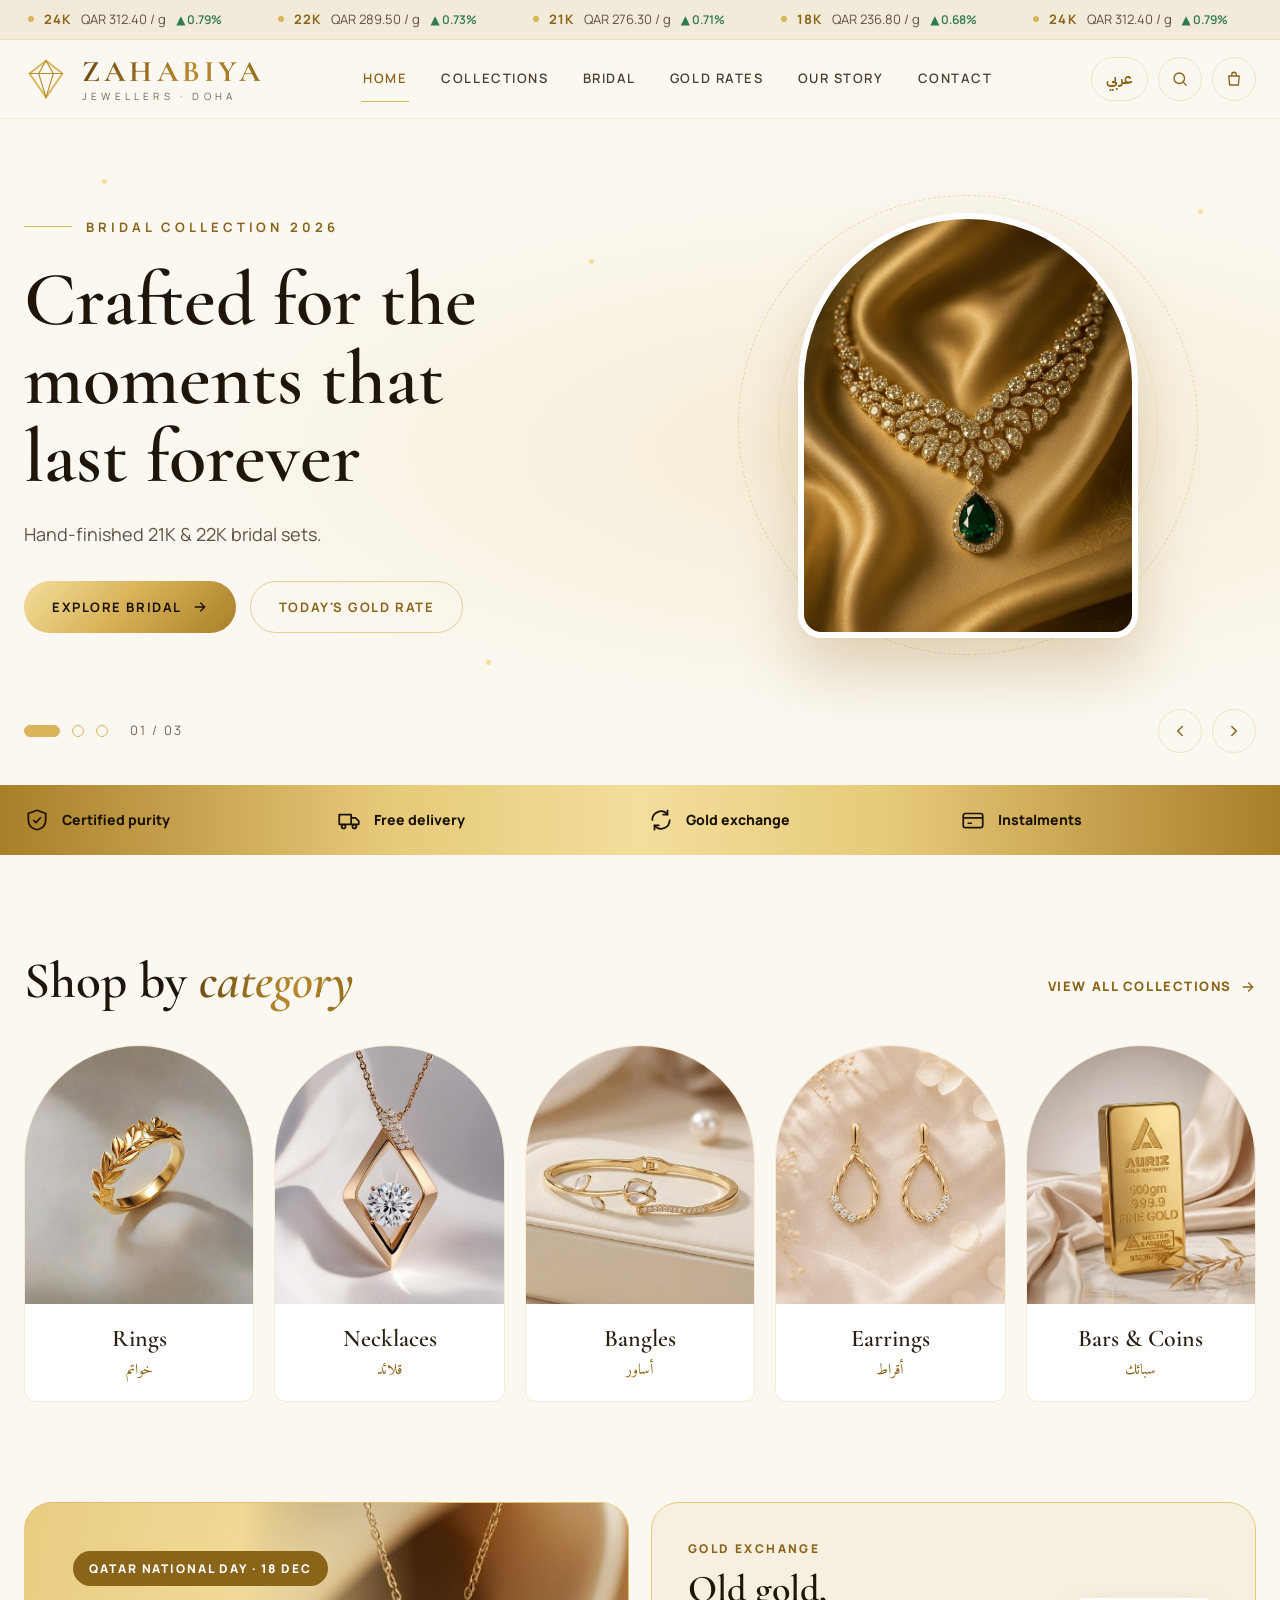
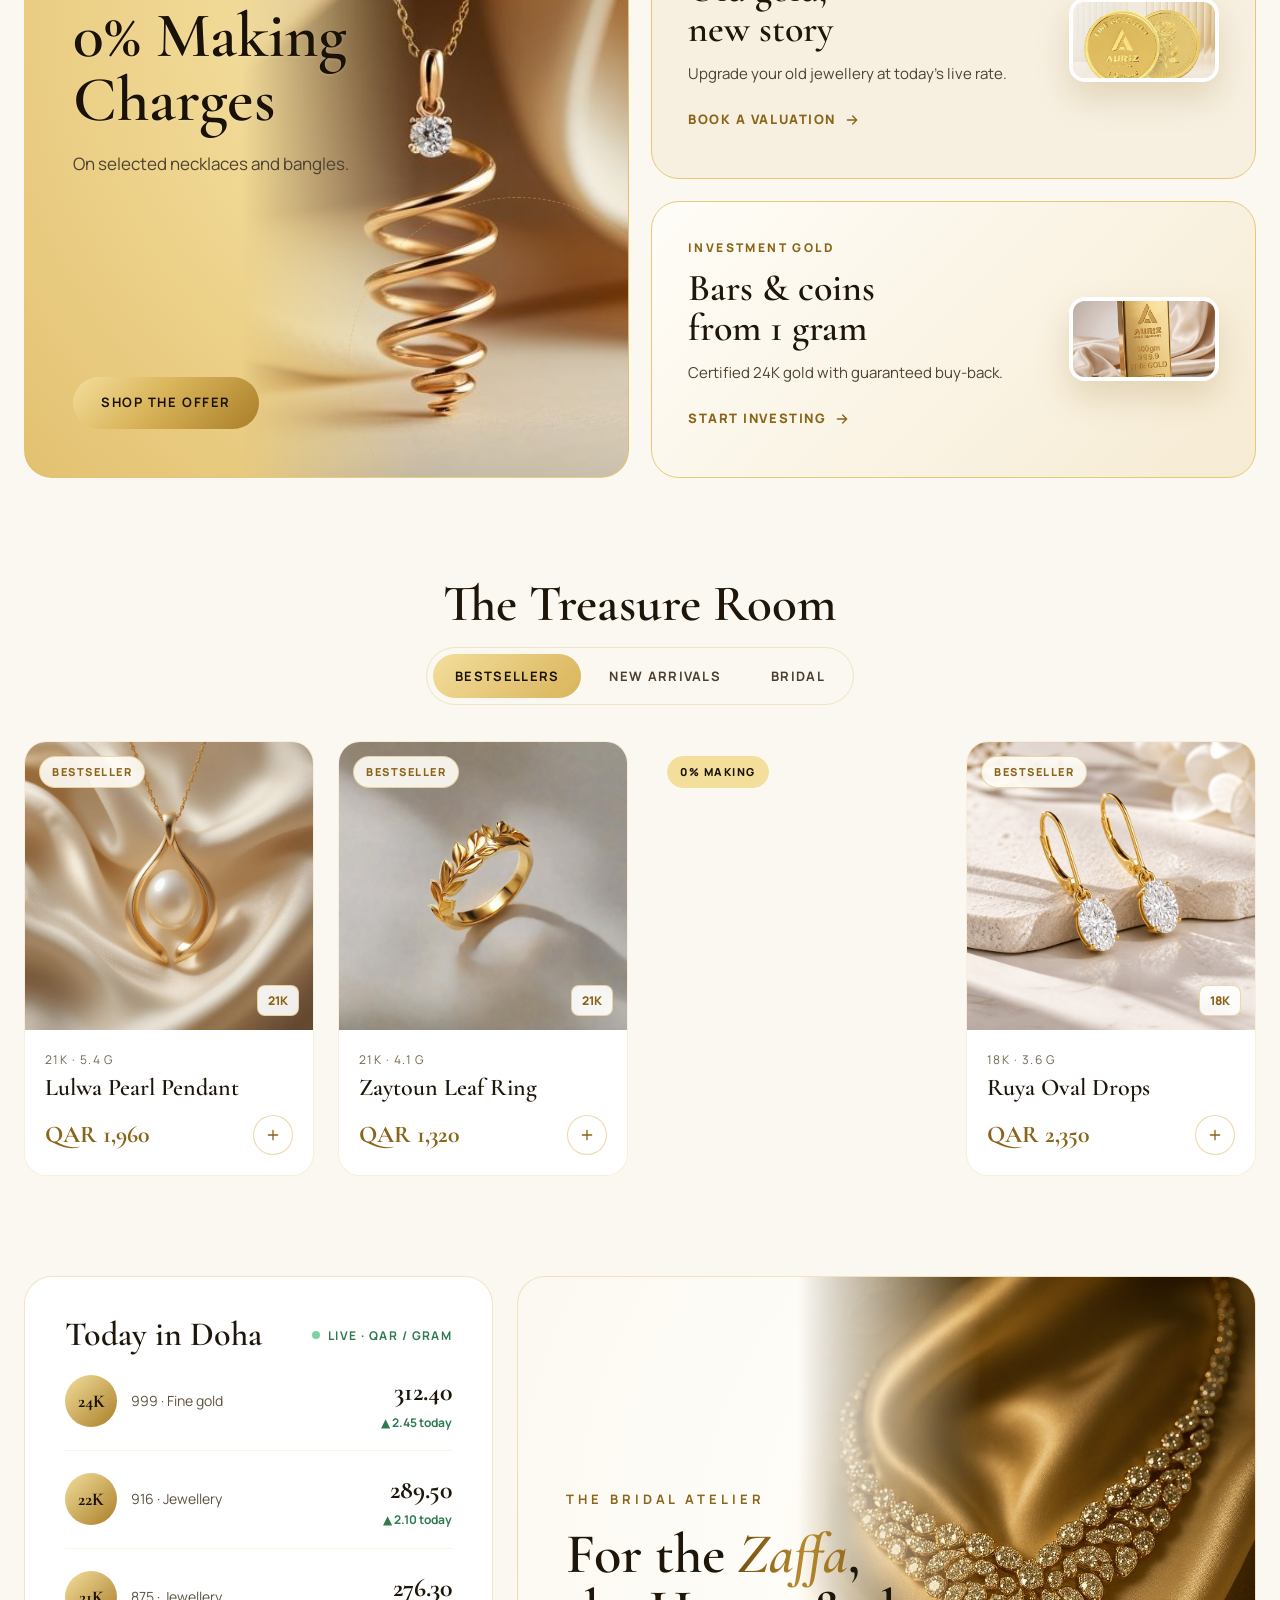
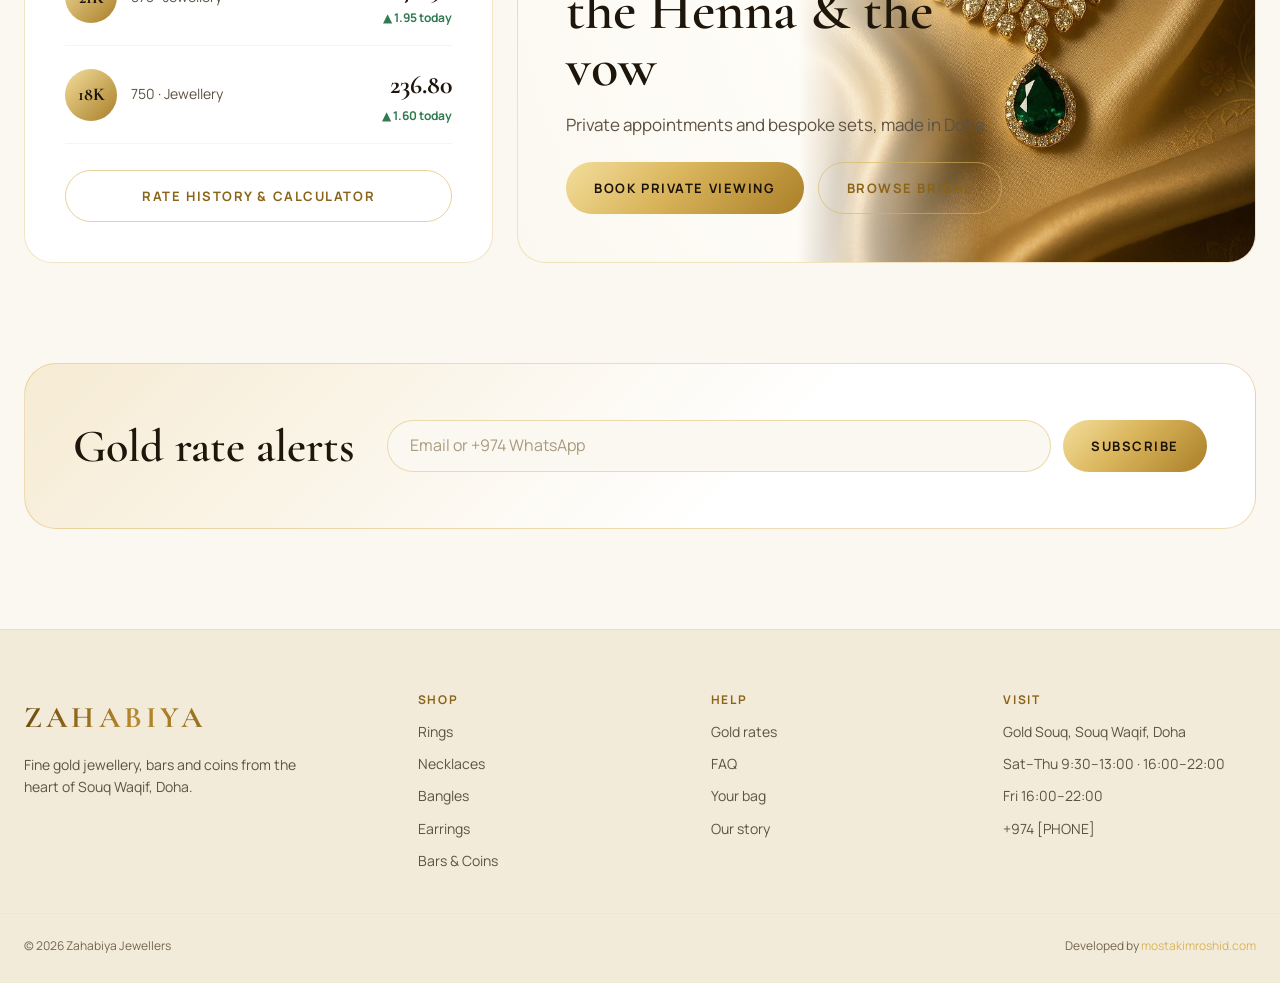
<file: index.html>
<!doctype html>
<html lang="en">
<head>
  <meta charset="utf-8">
  <meta name="viewport" content="width=device-width, initial-scale=1">
  <script>/* set language & direction before first paint */try{var l=new URLSearchParams(location.search).get('lang')||localStorage.getItem('zahabiya-lang');if(l==='ar'){document.documentElement.lang='ar';document.documentElement.dir='rtl'}}catch(e){}</script>
  <title>Zahabiya Jewellers — Fine Gold in Doha, Qatar</title>
  <meta name="description" content="Fine gold jewellery, bridal sets, bars and coins from Souq Waqif, Doha. Prices follow the live Qatar gold rate.">
  <link rel="icon" href="images/favicon.svg" type="image/svg+xml">
  <link rel="preconnect" href="https://fonts.googleapis.com">
  <link rel="preconnect" href="https://fonts.gstatic.com" crossorigin>
  <link href="https://fonts.googleapis.com/css2?family=Amiri:wght@400;700&family=Cormorant+Garamond:ital,wght@0,500;0,600;0,700;1,500&family=Manrope:wght@400;500;600;700;800&family=IBM+Plex+Sans+Arabic:wght@400;500;600;700&display=swap" rel="stylesheet">
  <link rel="stylesheet" href="css/styles.css">
</head>
<body>

<div class="ticker" aria-label="Today's gold rates">
  <div class="ticker-track" data-ticker></div>
</div>

<header class="site-header">
  <div class="container header-inner">
    <a class="logo" href="index.html" aria-label="Zahabiya Jewellers — home">
      <svg class="logo-mark" viewBox="0 0 48 48" fill="none" aria-hidden="true"><path d="M24 4 L42 18 L24 44 L6 18 Z" stroke="#D9B45A" stroke-width="2"/><path d="M6 18 H42 M16 18 L24 44 L32 18 M16 18 L24 4 L32 18" stroke="#B88A2E" stroke-width="1.2"/></svg>
      <span class="logo-text"><span class="logo-word shine">ZAHABIYA</span><span class="logo-sub">Jewellers · Doha</span></span>
    </a>
    <nav class="main-nav" aria-label="Main">
      <a href="index.html" aria-current="page">Home</a>
      <a href="shop.html">Collections</a>
      <a href="shop.html?tag=bridal">Bridal</a>
      <a href="gold-rates.html">Gold Rates</a>
      <a href="about.html">Our Story</a>
      <a href="contact.html">Contact</a>
    </nav>
    <div class="header-actions">
      <button class="lang-btn" type="button" data-lang-toggle lang="ar">عربي</button>
      <a class="icon-btn" href="shop.html#search" aria-label="Search the collection"><svg width="18" height="18" viewBox="0 0 24 24" fill="none" stroke="currentColor" stroke-width="1.8" stroke-linecap="round" aria-hidden="true"><circle cx="11" cy="11" r="7"/><path d="M20 20l-3.5-3.5"/></svg></a>
      <a class="icon-btn" href="cart.html" aria-label="Shopping bag"><svg width="18" height="18" viewBox="0 0 24 24" fill="none" stroke="currentColor" stroke-width="1.8" stroke-linejoin="round" aria-hidden="true"><path d="M5 8h14l-1.2 12H6.2z"/><path d="M9 8V6a3 3 0 0 1 6 0v2"/></svg><span class="cart-count" data-cart-count hidden>0</span></a>
    </div>
  </div>
</header>

<main>
  <!-- Hero carousel -->
  <section class="hero" aria-roledescription="carousel" aria-label="Featured collections" data-carousel>
    <span class="sparkle" style="top:60px;left:8%"></span>
    <span class="sparkle" style="top:140px;left:46%;animation-delay:.8s"></span>
    <span class="sparkle" style="bottom:120px;left:38%;animation-delay:1.4s"></span>
    <span class="sparkle" style="top:90px;right:6%;animation-delay:2s"></span>

    <div class="hero-slide is-active" role="group" aria-roledescription="slide" aria-label="1 of 3">
      <div class="container hero-inner">
        <div class="hero-copy">
          <span class="eyebrow eyebrow--line">Bridal Collection 2026</span>
          <h1 class="hero-title" data-i18n="home.slide1">Crafted for the<br>moments that<br>last forever</h1>
          <p class="hero-sub">Hand-finished 21K &amp; 22K bridal sets.</p>
          <div class="hero-actions">
            <a class="btn btn-gold" href="shop.html?tag=bridal">Explore Bridal <svg class="i-arrow" width="16" height="16" viewBox="0 0 24 24" fill="none" stroke="currentColor" stroke-width="2" stroke-linecap="round" aria-hidden="true"><path d="M5 12h14M13 6l6 6-6 6"/></svg></a>
            <a class="btn btn-ghost" href="gold-rates.html">Today's Gold Rate</a>
          </div>
        </div>
        <div class="hero-visual">
          <span class="orbit orbit--outer"></span><span class="orbit orbit--inner"></span><span class="glow"></span>
          <div class="hero-arch"><img src="images/al-arous-emerald-necklace.jpg" alt="Emerald and diamond bridal necklace on gold satin" width="736" height="1104"></div>
        </div>
      </div>
    </div>

    <div class="hero-slide" role="group" aria-roledescription="slide" aria-label="2 of 3">
      <div class="container hero-inner">
        <div class="hero-copy">
          <span class="eyebrow eyebrow--line">Everyday Luxe</span>
          <h2 class="hero-title" data-i18n="home.slide2">Gold that moves<br>with you</h2>
          <p class="hero-sub">Light 18K &amp; 21K pieces for every day.</p>
          <div class="hero-actions">
            <a class="btn btn-gold" href="shop.html">Shop Daily Wear <svg class="i-arrow" width="16" height="16" viewBox="0 0 24 24" fill="none" stroke="currentColor" stroke-width="2" stroke-linecap="round" aria-hidden="true"><path d="M5 12h14M13 6l6 6-6 6"/></svg></a>
            <a class="btn btn-ghost" href="gold-rates.html">Today's Gold Rate</a>
          </div>
        </div>
        <div class="hero-visual">
          <span class="orbit orbit--outer"></span><span class="orbit orbit--inner"></span><span class="glow"></span>
          <div class="hero-arch"><img src="images/tulip-pearl-bangle.jpg" alt="Gold tulip bangle with mother-of-pearl" width="704" height="1252" loading="lazy"></div>
        </div>
      </div>
    </div>

    <div class="hero-slide" role="group" aria-roledescription="slide" aria-label="3 of 3">
      <div class="container hero-inner">
        <div class="hero-copy">
          <span class="eyebrow eyebrow--line">Invest in Gold</span>
          <h2 class="hero-title" data-i18n="home.slide3">Bars &amp; coins,<br>999.9 fine</h2>
          <p class="hero-sub">Certified 24K gold with guaranteed buy-back.</p>
          <div class="hero-actions">
            <a class="btn btn-gold" href="shop.html?cat=bar">Shop Bars &amp; Coins <svg class="i-arrow" width="16" height="16" viewBox="0 0 24 24" fill="none" stroke="currentColor" stroke-width="2" stroke-linecap="round" aria-hidden="true"><path d="M5 12h14M13 6l6 6-6 6"/></svg></a>
            <a class="btn btn-ghost" href="gold-rates.html">Today's Gold Rate</a>
          </div>
        </div>
        <div class="hero-visual">
          <span class="orbit orbit--outer"></span><span class="orbit orbit--inner"></span><span class="glow"></span>
          <div class="hero-arch"><img src="images/gold-bar-500g.jpg" alt="500 g fine gold bar on cream satin" width="490" height="555" loading="lazy"></div>
        </div>
      </div>
    </div>

    <div class="container hero-controls">
      <div class="hero-dots">
        <button class="dot" type="button" aria-label="Show slide 1" aria-current="true"></button>
        <button class="dot" type="button" aria-label="Show slide 2"></button>
        <button class="dot" type="button" aria-label="Show slide 3"></button>
        <span class="hero-counter" data-counter>01 / 03</span>
      </div>
      <div class="hero-arrows">
        <button class="icon-btn" type="button" data-prev aria-label="Previous slide"><svg width="18" height="18" viewBox="0 0 24 24" fill="none" stroke="currentColor" stroke-width="2" stroke-linecap="round" aria-hidden="true"><path d="M15 6l-6 6 6 6"/></svg></button>
        <button class="icon-btn" type="button" data-next aria-label="Next slide"><svg width="18" height="18" viewBox="0 0 24 24" fill="none" stroke="currentColor" stroke-width="2" stroke-linecap="round" aria-hidden="true"><path d="M9 6l6 6-6 6"/></svg></button>
      </div>
    </div>
  </section>

  <!-- Trust strip -->
  <section class="trust" aria-label="Why shop with us">
    <div class="container trust-inner">
      <div class="trust-item"><svg width="26" height="26" viewBox="0 0 24 24" fill="none" stroke="currentColor" stroke-width="1.6" stroke-linejoin="round" aria-hidden="true"><path d="M12 3l8 3v6c0 5-3.5 8-8 9-4.5-1-8-4-8-9V6z"/><path d="M8.5 12l2.5 2.5 4.5-5"/></svg>Certified purity</div>
      <div class="trust-item"><svg width="26" height="26" viewBox="0 0 24 24" fill="none" stroke="currentColor" stroke-width="1.6" stroke-linejoin="round" aria-hidden="true"><path d="M3 7h11v9H3zM14 10h4l3 3v3h-7"/><circle cx="7" cy="18" r="1.8"/><circle cx="17" cy="18" r="1.8"/></svg>Free delivery</div>
      <div class="trust-item"><svg width="26" height="26" viewBox="0 0 24 24" fill="none" stroke="currentColor" stroke-width="1.6" stroke-linecap="round" aria-hidden="true"><path d="M4 12a8 8 0 0 1 14-5.3M20 12a8 8 0 0 1-14 5.3"/><path d="M18 3v4h-4M6 21v-4h4"/></svg>Gold exchange</div>
      <div class="trust-item"><svg width="26" height="26" viewBox="0 0 24 24" fill="none" stroke="currentColor" stroke-width="1.6" stroke-linejoin="round" aria-hidden="true"><rect x="3" y="6" width="18" height="13" rx="2"/><path d="M3 10h18M7 15h4"/></svg>Instalments</div>
    </div>
  </section>

  <!-- Categories -->
  <section class="section container reveal">
    <div class="section-head">
      <h2 class="section-title" data-i18n="home.catTitle">Shop by <span class="shine italic">category</span></h2>
      <a class="link-arrow" href="shop.html">View all collections <svg class="i-arrow" width="16" height="16" viewBox="0 0 24 24" fill="none" stroke="currentColor" stroke-width="2" stroke-linecap="round" aria-hidden="true"><path d="M5 12h14M13 6l6 6-6 6"/></svg></a>
    </div>
    <div class="cat-row">
      <a class="cat-card lift" href="shop.html?cat=ring"><div class="media"><img src="images/zaytoun-leaf-ring.jpg" alt="" loading="lazy"></div><div class="label"><div class="name">Rings</div><div class="name-ar" lang="ar">خواتم</div></div></a>
      <a class="cat-card lift" href="shop.html?cat=necklace"><div class="media"><img src="images/maas-kite-pendant.jpg" alt="" loading="lazy"></div><div class="label"><div class="name">Necklaces</div><div class="name-ar" lang="ar">قلائد</div></div></a>
      <a class="cat-card lift" href="shop.html?cat=bangle"><div class="media"><img src="images/tulip-pearl-bangle.jpg" alt="" loading="lazy"></div><div class="label"><div class="name">Bangles</div><div class="name-ar" lang="ar">أساور</div></div></a>
      <a class="cat-card lift" href="shop.html?cat=earring"><div class="media"><img src="images/jadila-twist-drops.jpg" alt="" loading="lazy"></div><div class="label"><div class="name">Earrings</div><div class="name-ar" lang="ar">أقراط</div></div></a>
      <a class="cat-card lift" href="shop.html?cat=bar"><div class="media"><img src="images/gold-bar-500g.jpg" alt="" loading="lazy"></div><div class="label"><div class="name">Bars &amp; Coins</div><div class="name-ar" lang="ar">سبائك</div></div></a>
    </div>
  </section>

  <!-- Offers -->
  <section class="section container reveal" aria-label="Offers">
    <div class="promo-grid">
      <div class="promo-feature">
        <img class="photo" src="images/lawlab-spiral-pendant.jpg" alt="" loading="lazy">
        <span class="orbit orbit--outer"></span>
        <div class="copy">
          <span class="promo-badge">QATAR NATIONAL DAY · 18 DEC</span>
          <h3 data-i18n="home.offerTitle">0% Making<br>Charges</h3>
          <p>On selected necklaces and bangles.</p>
        </div>
        <div class="actions">
          <a class="btn btn-gold" href="shop.html?offer=1">Shop the Offer</a>
        </div>
      </div>

      <div class="promo-card promo-card--ivory lift">
        <div class="copy">
          <span class="kicker">GOLD EXCHANGE</span>
          <h3 data-i18n="home.exchangeTitle">Old gold,<br>new story</h3>
          <p>Upgrade your old jewellery at today's live rate.</p>
          <a class="link-arrow" href="contact.html">Book a valuation <svg class="i-arrow" width="16" height="16" viewBox="0 0 24 24" fill="none" stroke="currentColor" stroke-width="2" stroke-linecap="round" aria-hidden="true"><path d="M5 12h14M13 6l6 6-6 6"/></svg></a>
        </div>
        <div class="thumb thumb--round"><img src="images/gold-coin-8g.jpg" alt="Fine gold coins" loading="lazy"></div>
      </div>

      <div class="promo-card promo-card--warm lift">
        <div class="copy">
          <span class="kicker">INVESTMENT GOLD</span>
          <h3 data-i18n="home.investTitle">Bars &amp; coins<br>from 1 gram</h3>
          <p>Certified 24K gold with guaranteed buy-back.</p>
          <a class="link-arrow" href="shop.html?cat=bar">Start investing <svg class="i-arrow" width="16" height="16" viewBox="0 0 24 24" fill="none" stroke="currentColor" stroke-width="2" stroke-linecap="round" aria-hidden="true"><path d="M5 12h14M13 6l6 6-6 6"/></svg></a>
        </div>
        <div class="thumb thumb--arch"><img src="images/gold-bar-500g.jpg" alt="24K fine gold bar" loading="lazy"></div>
      </div>
    </div>
  </section>

  <!-- Featured products -->
  <section class="section container reveal">
    <div class="section-head section-head--center">
      <h2 class="section-title">The Treasure Room</h2>
      <div class="tabs" role="tablist" aria-label="Featured products">
        <button class="tab" type="button" role="tab" aria-selected="true" aria-controls="featured" data-tab="bestseller">Bestsellers</button>
        <button class="tab" type="button" role="tab" aria-selected="false" aria-controls="featured" data-tab="new">New Arrivals</button>
        <button class="tab" type="button" role="tab" aria-selected="false" aria-controls="featured" data-tab="bridal">Bridal</button>
      </div>
    </div>
    <div class="product-grid" id="featured" role="tabpanel" data-featured></div>
  </section>

  <!-- Rates + bridal -->
  <section class="section container reveal">
    <div class="split">
      <div class="rates-panel">
        <header>
          <h3>Today in Doha</h3>
          <span class="live">LIVE · QAR / GRAM</span>
        </header>
        <div data-rates></div>
        <a class="btn btn-ghost btn-block" href="gold-rates.html" style="margin-top:26px">Rate history &amp; calculator</a>
      </div>
      <div class="bridal lift">
        <img class="photo" src="images/al-arous-emerald-necklace.jpg" alt="" loading="lazy">
        <div class="copy">
          <span class="eyebrow">The Bridal Atelier</span>
          <h3 data-i18n="home.bridalTitle">For the <span class="shine italic">Zaffa</span>,<br>the Henna &amp; the vow</h3>
          <p>Private appointments and bespoke sets, made in Doha.</p>
          <div class="hero-actions">
            <a class="btn btn-gold" href="contact.html">Book Private Viewing</a>
            <a class="btn btn-ghost" href="shop.html?tag=bridal">Browse Bridal</a>
          </div>
        </div>
      </div>
    </div>
  </section>

  <!-- Newsletter -->
  <section class="section container reveal">
    <div class="newsletter">
      <h2>Gold rate alerts</h2>
      <form data-newsletter novalidate>
        <label class="sr-only" for="nl">Email or WhatsApp number</label>
        <input id="nl" type="text" placeholder="Email or +974 WhatsApp" autocomplete="email">
        <button class="btn btn-gold" type="submit">Subscribe</button>
        <p class="form-note" hidden></p>
      </form>
    </div>
  </section>
</main>

<footer class="site-footer">
  <div class="container footer-grid">
    <div class="footer-brand">
      <span class="logo-word shine">ZAHABIYA</span>
      <p>Fine gold jewellery, bars and coins from the heart of Souq Waqif, Doha.</p>
    </div>
    <div>
      <h4>Shop</h4>
      <ul>
        <li><a href="shop.html?cat=ring">Rings</a></li>
        <li><a href="shop.html?cat=necklace">Necklaces</a></li>
        <li><a href="shop.html?cat=bangle">Bangles</a></li>
        <li><a href="shop.html?cat=earring">Earrings</a></li>
        <li><a href="shop.html?cat=bar">Bars &amp; Coins</a></li>
      </ul>
    </div>
    <div>
      <h4>Help</h4>
      <ul>
        <li><a href="gold-rates.html">Gold rates</a></li>
        <li><a href="contact.html#faq">FAQ</a></li>
        <li><a href="cart.html">Your bag</a></li>
        <li><a href="about.html">Our story</a></li>
      </ul>
    </div>
    <div>
      <h4>Visit</h4>
      <ul>
        <li data-site="address">Gold Souq, Souq Waqif, Doha</li>
        <li>Sat–Thu 9:30–13:00 · 16:00–22:00</li>
        <li>Fri 16:00–22:00</li>
        <li><a href="tel:+974" data-site-link="tel" data-site="phone">+974 [PHONE]</a></li>
      </ul>
    </div>
  </div>
  <div class="container footer-bottom">
    <span>© <span data-year>2026</span> Zahabiya Jewellers</span>
    <span>Developed by <a href="https://mostakimroshid.com" target="_blank" rel="noopener">mostakimroshid.com</a></span>
  </div>
</footer>

<script src="js/data.js"></script>
<script src="js/i18n.js"></script>
<script src="js/app.js"></script>
<script src="js/home.js"></script>
</body>
</html>
</file>
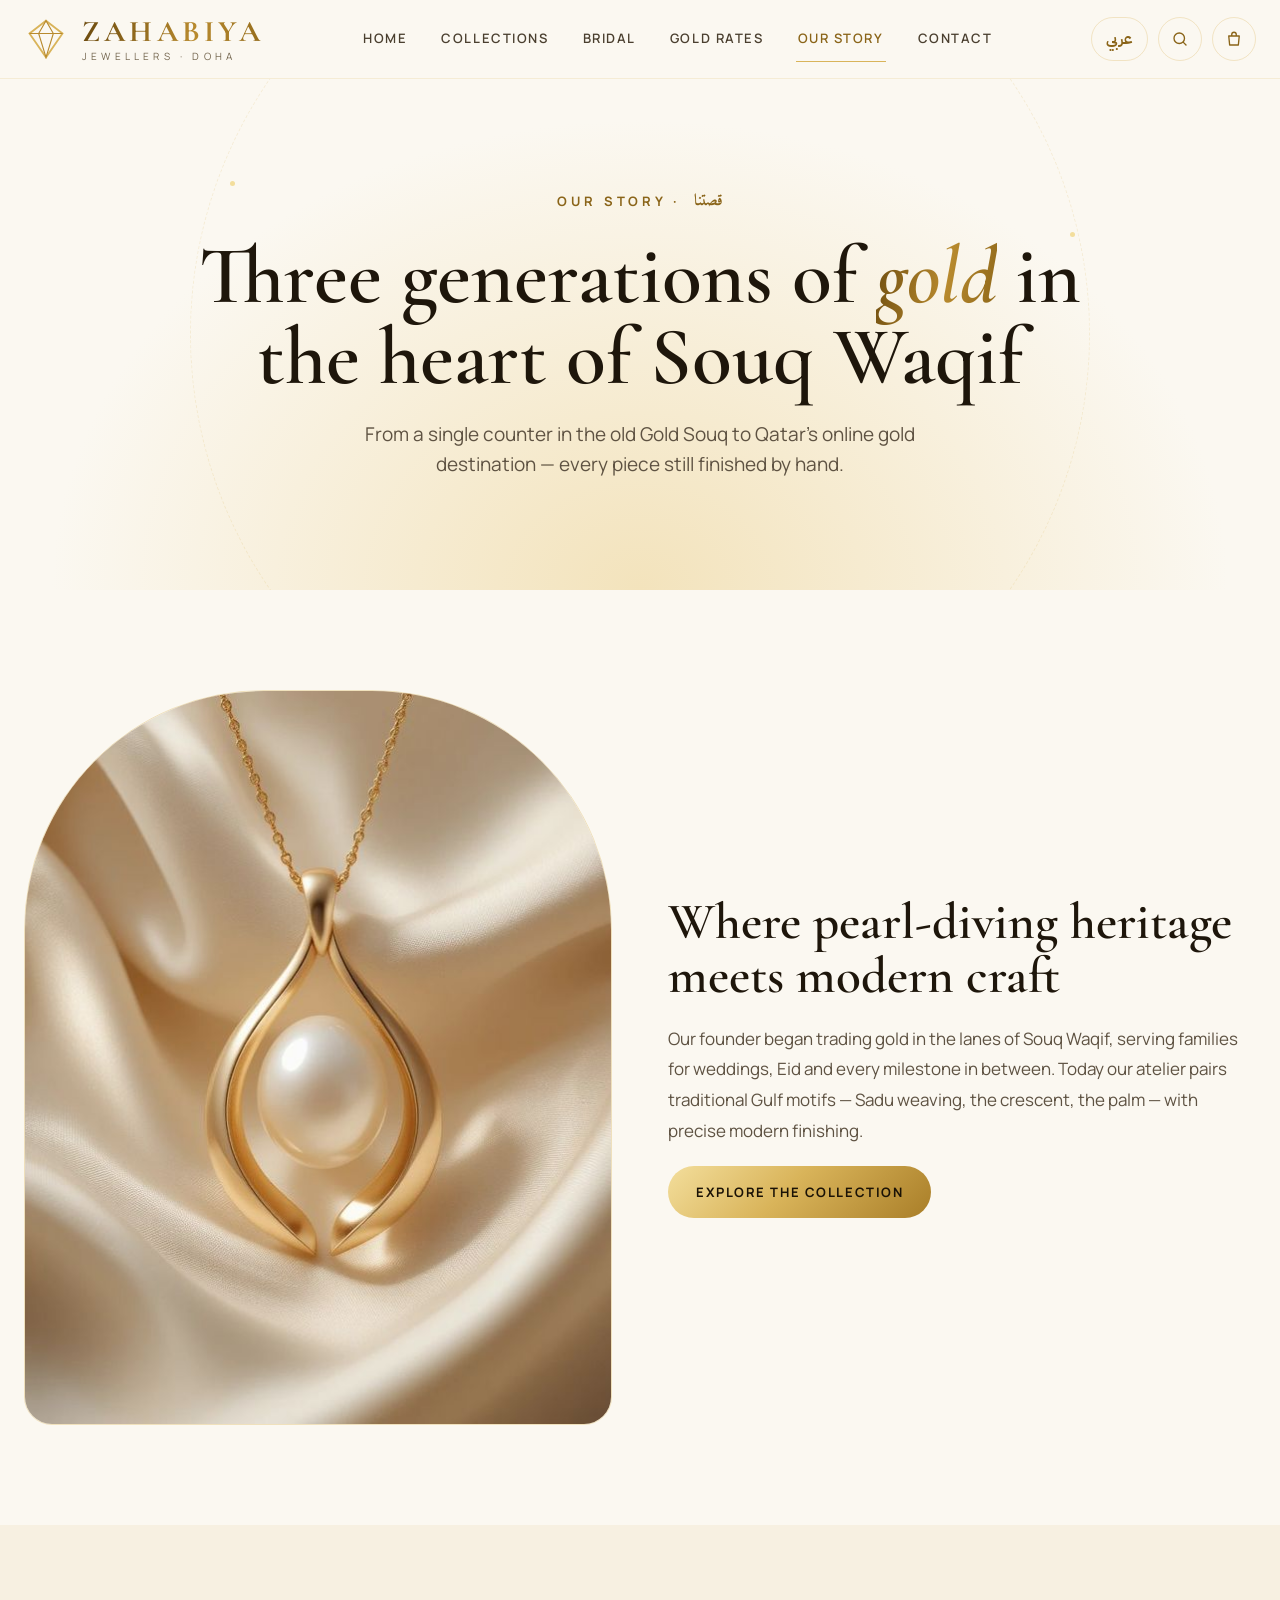
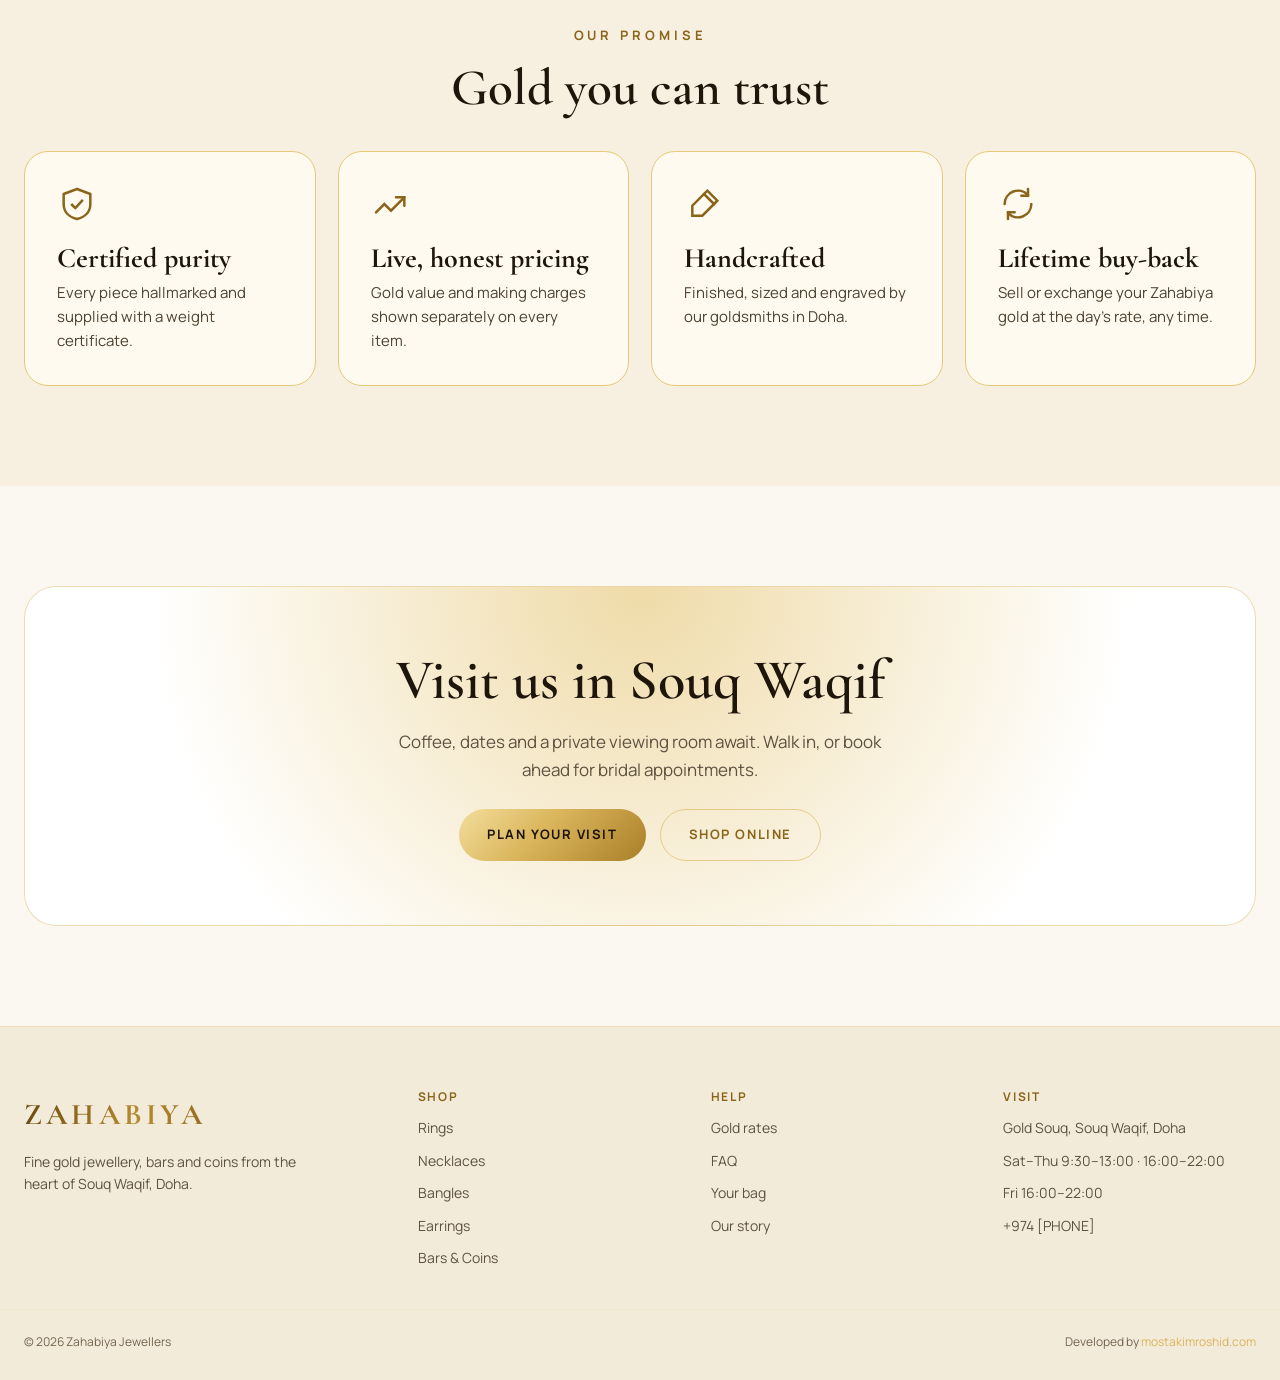
<file: about.html>
<!doctype html>
<html lang="en">
<head>
  <meta charset="utf-8">
  <meta name="viewport" content="width=device-width, initial-scale=1">
  <script>/* set language & direction before first paint */try{var l=new URLSearchParams(location.search).get('lang')||localStorage.getItem('zahabiya-lang');if(l==='ar'){document.documentElement.lang='ar';document.documentElement.dir='rtl'}}catch(e){}</script>
  <title>Our Story — Zahabiya Jewellers</title>
  <meta name="description" content="Three generations of gold in the heart of Souq Waqif, Doha. Certified purity, honest pricing and handcrafted jewellery.">
  <link rel="icon" href="images/favicon.svg" type="image/svg+xml">
  <link rel="preconnect" href="https://fonts.googleapis.com">
  <link rel="preconnect" href="https://fonts.gstatic.com" crossorigin>
  <link href="https://fonts.googleapis.com/css2?family=Amiri:wght@400;700&family=Cormorant+Garamond:ital,wght@0,500;0,600;0,700;1,500&family=Manrope:wght@400;500;600;700;800&family=IBM+Plex+Sans+Arabic:wght@400;500;600;700&display=swap" rel="stylesheet">
  <link rel="stylesheet" href="css/styles.css">
</head>
<body>

<header class="site-header">
  <div class="container header-inner">
    <a class="logo" href="index.html" aria-label="Zahabiya Jewellers — home">
      <svg class="logo-mark" viewBox="0 0 48 48" fill="none" aria-hidden="true"><path d="M24 4 L42 18 L24 44 L6 18 Z" stroke="#D9B45A" stroke-width="2"/><path d="M6 18 H42 M16 18 L24 44 L32 18 M16 18 L24 4 L32 18" stroke="#B88A2E" stroke-width="1.2"/></svg>
      <span class="logo-text"><span class="logo-word shine">ZAHABIYA</span><span class="logo-sub">Jewellers · Doha</span></span>
    </a>
    <nav class="main-nav" aria-label="Main">
      <a href="index.html">Home</a>
      <a href="shop.html">Collections</a>
      <a href="shop.html?tag=bridal">Bridal</a>
      <a href="gold-rates.html">Gold Rates</a>
      <a href="about.html" aria-current="page">Our Story</a>
      <a href="contact.html">Contact</a>
    </nav>
    <div class="header-actions">
      <button class="lang-btn" type="button" data-lang-toggle lang="ar">عربي</button>
      <a class="icon-btn" href="shop.html#search" aria-label="Search the collection"><svg width="18" height="18" viewBox="0 0 24 24" fill="none" stroke="currentColor" stroke-width="1.8" stroke-linecap="round" aria-hidden="true"><circle cx="11" cy="11" r="7"/><path d="M20 20l-3.5-3.5"/></svg></a>
      <a class="icon-btn" href="cart.html" aria-label="Shopping bag"><svg width="18" height="18" viewBox="0 0 24 24" fill="none" stroke="currentColor" stroke-width="1.8" stroke-linejoin="round" aria-hidden="true"><path d="M5 8h14l-1.2 12H6.2z"/><path d="M9 8V6a3 3 0 0 1 6 0v2"/></svg><span class="cart-count" data-cart-count hidden>0</span></a>
    </div>
  </div>
</header>

<main>
  <section class="about-hero">
    <span class="orbit orbit--outer"></span>
    <span class="sparkle" style="top:20%;left:18%"></span>
    <span class="sparkle" style="top:30%;right:16%;animation-delay:1s"></span>
    <div class="container">
      <span class="eyebrow" data-i18n="about.eyebrow">Our Story · <span class="ar" lang="ar" style="letter-spacing:0;font-size:16px">قصتنا</span></span>
      <h1 data-i18n="about.title">Three generations of <span class="shine italic">gold</span> in the heart of Souq Waqif</h1>
      <p>From a single counter in the old Gold Souq to Qatar's online gold destination — every piece still finished by hand.</p>
    </div>
  </section>

  <section class="section container reveal">
    <div class="story">
      <div class="story-photo"><img src="images/lulwa-pearl-pendant.jpg" alt="Lulwa pearl pendant on satin" loading="lazy"></div>
      <div class="story-copy">
        <h2>Where pearl-diving heritage meets modern craft</h2>
        <p>Our founder began trading gold in the lanes of Souq Waqif, serving families for weddings, Eid and every milestone in between. Today our atelier pairs traditional Gulf motifs — Sadu weaving, the crescent, the palm — with precise modern finishing.</p>
        <div><a class="btn btn-gold" href="shop.html">Explore the collection</a></div>
      </div>
    </div>
  </section>

  <section class="values-band reveal">
    <div class="container">
      <div class="section-head section-head--center">
        <span class="eyebrow">Our promise</span>
        <h2 class="section-title">Gold you can trust</h2>
      </div>
      <div class="values">
        <div class="value lift"><svg width="40" height="40" viewBox="0 0 24 24" fill="none" stroke="#8A6418" stroke-width="1.5" stroke-linejoin="round" aria-hidden="true"><path d="M12 3l8 3v6c0 5-3.5 8-8 9-4.5-1-8-4-8-9V6z"/><path d="M8.5 12l2.5 2.5 4.5-5"/></svg><h3>Certified purity</h3><p>Every piece hallmarked and supplied with a weight certificate.</p></div>
        <div class="value lift"><svg width="40" height="40" viewBox="0 0 24 24" fill="none" stroke="#8A6418" stroke-width="1.5" stroke-linecap="round" aria-hidden="true"><path d="M3 17l5-5 4 4 8-8"/><path d="M15 8h5v5"/></svg><h3>Live, honest pricing</h3><p>Gold value and making charges shown separately on every item.</p></div>
        <div class="value lift"><svg width="40" height="40" viewBox="0 0 24 24" fill="none" stroke="#8A6418" stroke-width="1.5" stroke-linecap="round" aria-hidden="true"><path d="M14 4l6 6-9 9H5v-6z"/><path d="M12 6l6 6"/></svg><h3>Handcrafted</h3><p>Finished, sized and engraved by our goldsmiths in Doha.</p></div>
        <div class="value lift"><svg width="40" height="40" viewBox="0 0 24 24" fill="none" stroke="#8A6418" stroke-width="1.5" stroke-linecap="round" aria-hidden="true"><path d="M4 12a8 8 0 0 1 14-5.3M20 12a8 8 0 0 1-14 5.3"/><path d="M18 3v4h-4M6 21v-4h4"/></svg><h3>Lifetime buy-back</h3><p>Sell or exchange your Zahabiya gold at the day's rate, any time.</p></div>
      </div>
    </div>
  </section>

  <section class="section container reveal">
    <div class="visit-cta">
      <h2>Visit us in Souq Waqif</h2>
      <p>Coffee, dates and a private viewing room await. Walk in, or book ahead for bridal appointments.</p>
      <div class="hero-actions" style="justify-content:center">
        <a class="btn btn-gold" href="contact.html">Plan your visit</a>
        <a class="btn btn-ghost" href="shop.html">Shop online</a>
      </div>
    </div>
  </section>
</main>

<footer class="site-footer">
  <div class="container footer-grid">
    <div class="footer-brand">
      <span class="logo-word shine">ZAHABIYA</span>
      <p>Fine gold jewellery, bars and coins from the heart of Souq Waqif, Doha.</p>
    </div>
    <div>
      <h4>Shop</h4>
      <ul>
        <li><a href="shop.html?cat=ring">Rings</a></li>
        <li><a href="shop.html?cat=necklace">Necklaces</a></li>
        <li><a href="shop.html?cat=bangle">Bangles</a></li>
        <li><a href="shop.html?cat=earring">Earrings</a></li>
        <li><a href="shop.html?cat=bar">Bars &amp; Coins</a></li>
      </ul>
    </div>
    <div>
      <h4>Help</h4>
      <ul>
        <li><a href="gold-rates.html">Gold rates</a></li>
        <li><a href="contact.html#faq">FAQ</a></li>
        <li><a href="cart.html">Your bag</a></li>
        <li><a href="about.html">Our story</a></li>
      </ul>
    </div>
    <div>
      <h4>Visit</h4>
      <ul>
        <li data-site="address">Gold Souq, Souq Waqif, Doha</li>
        <li>Sat–Thu 9:30–13:00 · 16:00–22:00</li>
        <li>Fri 16:00–22:00</li>
        <li><a href="tel:+974" data-site-link="tel" data-site="phone">+974 [PHONE]</a></li>
      </ul>
    </div>
  </div>
  <div class="container footer-bottom">
    <span>© <span data-year>2026</span> Zahabiya Jewellers</span>
    <span>Developed by <a href="https://mostakimroshid.com" target="_blank" rel="noopener">mostakimroshid.com</a></span>
  </div>
</footer>

<script src="js/data.js"></script>
<script src="js/i18n.js"></script>
<script src="js/app.js"></script>
</body>
</html>
</file>
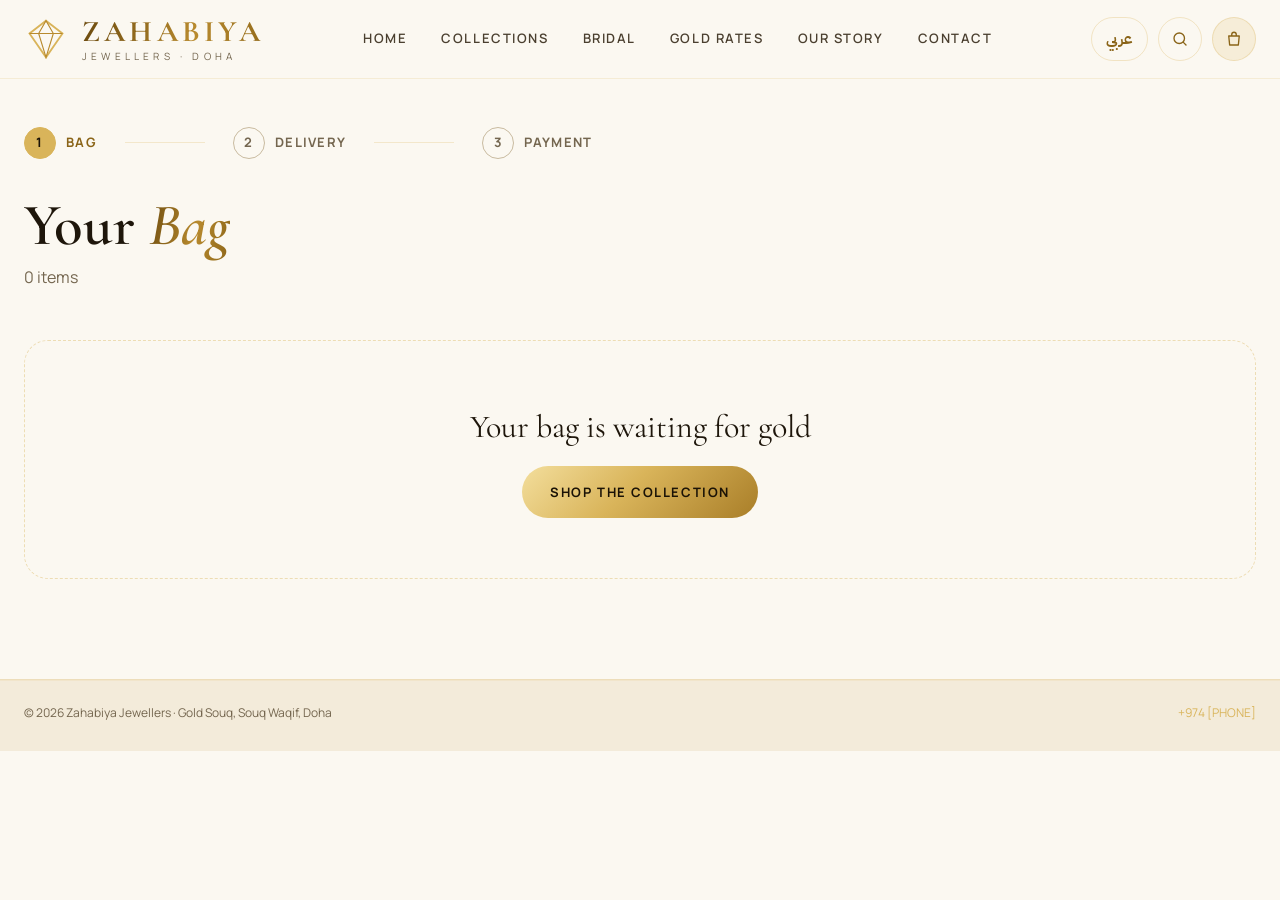
<file: cart.html>
<!doctype html>
<html lang="en">
<head>
  <meta charset="utf-8">
  <meta name="viewport" content="width=device-width, initial-scale=1">
  <script>/* set language & direction before first paint */try{var l=new URLSearchParams(location.search).get('lang')||localStorage.getItem('zahabiya-lang');if(l==='ar'){document.documentElement.lang='ar';document.documentElement.dir='rtl'}}catch(e){}</script>
  <title>Your Bag — Zahabiya Jewellers</title>
  <meta name="robots" content="noindex">
  <link rel="icon" href="images/favicon.svg" type="image/svg+xml">
  <link rel="preconnect" href="https://fonts.googleapis.com">
  <link rel="preconnect" href="https://fonts.gstatic.com" crossorigin>
  <link href="https://fonts.googleapis.com/css2?family=Amiri:wght@400;700&family=Cormorant+Garamond:ital,wght@0,500;0,600;0,700;1,500&family=Manrope:wght@400;500;600;700;800&family=IBM+Plex+Sans+Arabic:wght@400;500;600;700&display=swap" rel="stylesheet">
  <link rel="stylesheet" href="css/styles.css">
</head>
<body>

<header class="site-header">
  <div class="container header-inner">
    <a class="logo" href="index.html" aria-label="Zahabiya Jewellers — home">
      <svg class="logo-mark" viewBox="0 0 48 48" fill="none" aria-hidden="true"><path d="M24 4 L42 18 L24 44 L6 18 Z" stroke="#D9B45A" stroke-width="2"/><path d="M6 18 H42 M16 18 L24 44 L32 18 M16 18 L24 4 L32 18" stroke="#B88A2E" stroke-width="1.2"/></svg>
      <span class="logo-text"><span class="logo-word shine">ZAHABIYA</span><span class="logo-sub">Jewellers · Doha</span></span>
    </a>
    <nav class="main-nav" aria-label="Main">
      <a href="index.html">Home</a>
      <a href="shop.html">Collections</a>
      <a href="shop.html?tag=bridal">Bridal</a>
      <a href="gold-rates.html">Gold Rates</a>
      <a href="about.html">Our Story</a>
      <a href="contact.html">Contact</a>
    </nav>
    <div class="header-actions">
      <button class="lang-btn" type="button" data-lang-toggle lang="ar">عربي</button>
      <a class="icon-btn" href="shop.html#search" aria-label="Search the collection"><svg width="18" height="18" viewBox="0 0 24 24" fill="none" stroke="currentColor" stroke-width="1.8" stroke-linecap="round" aria-hidden="true"><circle cx="11" cy="11" r="7"/><path d="M20 20l-3.5-3.5"/></svg></a>
      <a class="icon-btn" href="cart.html" aria-label="Shopping bag" aria-current="page" style="background:rgba(217,180,90,.16)"><svg width="18" height="18" viewBox="0 0 24 24" fill="none" stroke="currentColor" stroke-width="1.8" stroke-linejoin="round" aria-hidden="true"><path d="M5 8h14l-1.2 12H6.2z"/><path d="M9 8V6a3 3 0 0 1 6 0v2"/></svg><span class="cart-count" data-cart-count hidden>0</span></a>
    </div>
  </div>
</header>

<main class="container" style="padding-top:48px">
  <ol class="steps" aria-label="Checkout steps" style="list-style:none;padding:0;margin:0 0 36px">
    <li class="step is-current" aria-current="step"><span>1</span>BAG</li>
    <li class="step-line" aria-hidden="true"></li>
    <li class="step"><span>2</span>DELIVERY</li>
    <li class="step-line" aria-hidden="true"></li>
    <li class="step"><span>3</span>PAYMENT</li>
  </ol>

  <h1 class="page-title" data-i18n="cart.title">Your <span class="shine italic">Bag</span></h1>
  <p style="margin:8px 0 32px;color:var(--subtle)" data-count-text></p>

  <div class="two-col">
    <div class="main">
      <div data-items style="display:flex;flex-direction:column;gap:18px"></div>

      <div class="empty-state" data-empty hidden>
        <span class="serif">Your bag is waiting for gold</span>
        <a class="btn btn-gold" href="shop.html">Shop the collection</a>
      </div>

      <div class="gift-row" data-gift-row>
        <label>
          <input type="checkbox" data-gift>
          <span><b style="display:block">Signature gift box &amp; card</b><small style="color:var(--muted)">Free</small></span>
        </label>
        <a class="link-arrow" href="shop.html">Continue shopping →</a>
      </div>
    </div>

    <aside class="summary" aria-label="Order summary" data-summary>
      <h2>Order summary</h2>
      <div class="line"><span>Subtotal</span><span data-subtotal></span></div>
      <div class="line"><span>Making-charge offer</span><span class="good" data-discount></span></div>
      <div class="line"><span>Insured delivery</span><span class="good">Free</span></div>
      <form class="promo-row" data-promo novalidate>
        <label class="sr-only" for="promo">Promo code</label>
        <input id="promo" placeholder="Promo code" autocomplete="off">
        <button type="submit">Apply</button>
      </form>
      <p class="promo-msg" data-promo-msg aria-live="polite" hidden></p>
      <div class="total"><span>TOTAL</span><strong class="shine" data-total></strong></div>
      <p class="note" data-i18n="cart.instalment">or 4 payments of <span data-instalment></span> with partner banks</p>
      <a class="btn btn-gold" href="checkout.html" data-checkout>Secure Checkout</a>
    </aside>
  </div>
</main>

<footer class="site-footer">
  <div class="container footer-bottom">
    <span>© <span data-year>2026</span> Zahabiya Jewellers · <span data-site="address">Gold Souq, Souq Waqif, Doha</span></span>
    <a href="tel:+974" data-site-link="tel" data-site="phone">+974 [PHONE]</a>
  </div>
</footer>

<script src="js/data.js"></script>
<script src="js/i18n.js"></script>
<script src="js/app.js"></script>
<script src="js/cart.js"></script>
</body>
</html>
</file>
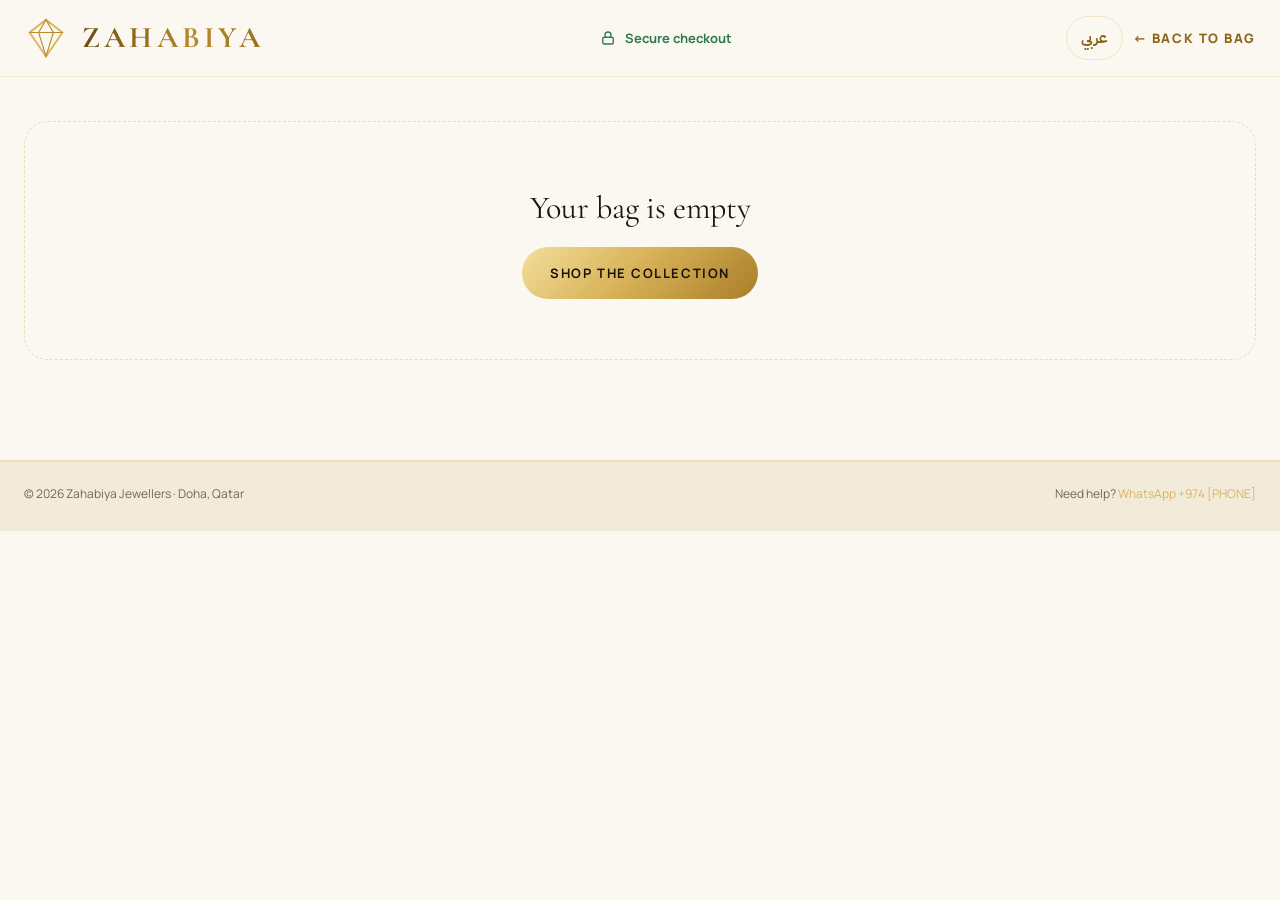
<file: checkout.html>
<!doctype html>
<html lang="en">
<head>
  <meta charset="utf-8">
  <meta name="viewport" content="width=device-width, initial-scale=1">
  <script>/* set language & direction before first paint */try{var l=new URLSearchParams(location.search).get('lang')||localStorage.getItem('zahabiya-lang');if(l==='ar'){document.documentElement.lang='ar';document.documentElement.dir='rtl'}}catch(e){}</script>
  <title>Secure Checkout — Zahabiya Jewellers</title>
  <meta name="robots" content="noindex">
  <link rel="icon" href="images/favicon.svg" type="image/svg+xml">
  <link rel="preconnect" href="https://fonts.googleapis.com">
  <link rel="preconnect" href="https://fonts.gstatic.com" crossorigin>
  <link href="https://fonts.googleapis.com/css2?family=Amiri:wght@400;700&family=Cormorant+Garamond:ital,wght@0,500;0,600;0,700;1,500&family=Manrope:wght@400;500;600;700;800&family=IBM+Plex+Sans+Arabic:wght@400;500;600;700&display=swap" rel="stylesheet">
  <link rel="stylesheet" href="css/styles.css">
</head>
<body>

<header class="site-header checkout-header">
  <div class="container header-inner">
    <a class="logo" href="index.html" aria-label="Zahabiya Jewellers — home">
      <svg class="logo-mark" viewBox="0 0 48 48" fill="none" aria-hidden="true"><path d="M24 4 L42 18 L24 44 L6 18 Z" stroke="#D9B45A" stroke-width="2"/><path d="M6 18 H42 M16 18 L24 44 L32 18 M16 18 L24 4 L32 18" stroke="#B88A2E" stroke-width="1.2"/></svg>
      <span class="logo-text"><span class="logo-word shine">ZAHABIYA</span></span>
    </a>
    <span class="secure"><svg width="18" height="18" viewBox="0 0 24 24" fill="none" stroke="currentColor" stroke-width="1.8" aria-hidden="true"><rect x="5" y="11" width="14" height="9" rx="2"/><path d="M8 11V8a4 4 0 0 1 8 0v3"/></svg>Secure checkout</span>
    <div class="header-actions">
      <button class="lang-btn" type="button" data-lang-toggle lang="ar">عربي</button>
      <a class="link-arrow" href="cart.html">← Back to bag</a>
    </div>
  </div>
</header>

<main class="container" style="padding-top:44px">

  <!-- Confirmation (shown after a successful order) -->
  <section class="confirm" data-confirm hidden>
    <div class="confirm-badge"><span><svg width="56" height="56" viewBox="0 0 24 24" fill="none" stroke="#1A1206" stroke-width="2.4" stroke-linecap="round" stroke-linejoin="round" aria-hidden="true"><path d="M5 12.5l4.5 4.5L19 7.5"/></svg></span></div>
    <h1 data-i18n="checkout.thanks">Shukran, <span class="shine italic" data-confirm-name></span></h1>
    <p data-i18n="checkout.orderMsg">Order <strong style="color:var(--gold-deep)" data-order-no></strong> is confirmed. Your gold price is locked and our team will call you to confirm the delivery slot.</p>
    <a class="btn btn-gold" href="index.html">Back to Home</a>
  </section>

  <!-- Empty bag -->
  <section class="empty-state" data-no-items hidden>
    <span class="serif">Your bag is empty</span>
    <a class="btn btn-gold" href="shop.html">Shop the collection</a>
  </section>

  <!-- Checkout form -->
  <form data-checkout-form novalidate>
    <h1 class="page-title" style="margin-bottom:30px">Checkout</h1>
    <div class="two-col">
      <div class="main" style="gap:22px">

        <fieldset class="panel" style="margin:0">
          <legend class="sr-only">Contact</legend>
          <div class="panel-head"><span class="panel-num">1</span><h2>Contact</h2></div>
          <div class="fields">
            <div class="field"><label for="name">Full name</label><input id="name" name="name" autocomplete="name" placeholder="Your name" required></div>
            <div class="field"><label for="phone">Mobile (+974)</label><input id="phone" name="phone" type="tel" autocomplete="tel-national" inputmode="tel" placeholder="5X XXX XXX" required></div>
            <div class="field field--full"><label for="email">Email</label><input id="email" name="email" type="email" autocomplete="email" placeholder="you@example.com" required></div>
          </div>
        </fieldset>

        <fieldset class="panel" style="margin:0">
          <legend class="sr-only">Delivery</legend>
          <div class="panel-head"><span class="panel-num">2</span><h2>Delivery</h2></div>
          <div class="choice-grid">
            <label class="choice"><input type="radio" name="method" value="home" checked><span class="radio"></span><span><b>Home delivery</b><small>Insured courier · Free</small></span></label>
            <label class="choice"><input type="radio" name="method" value="pickup"><span class="radio"></span><span><b>Collect in store</b><small>Souq Waqif showroom · 2 hrs</small></span></label>
          </div>

          <div data-home-fields style="display:flex;flex-direction:column;gap:18px">
            <div class="fields">
              <div class="field field--sm"><label for="zone">Zone</label><input id="zone" name="zone" inputmode="numeric" placeholder="e.g. 66" required></div>
              <div class="field field--sm"><label for="street">Street no.</label><input id="street" name="street" inputmode="numeric" placeholder="e.g. 850" required></div>
              <div class="field field--sm"><label for="building">Building no.</label><input id="building" name="building" inputmode="numeric" placeholder="e.g. 12" required></div>
              <div class="field"><label for="area">Area</label><select id="area" name="area"><option>Doha</option><option>Al Rayyan</option><option>Lusail</option><option>Al Wakrah</option><option>Al Khor</option><option>Umm Salal</option></select></div>
              <div class="field field--full"><label for="notes">Landmark / notes</label><input id="notes" name="notes" placeholder="Villa colour, gate, nearest landmark"></div>
            </div>
            <div class="field">
              <span class="field-label">Delivery slot</span>
              <div class="slots">
                <label class="slot"><input type="radio" name="slot" value="Today 4–7 pm"><span>Today 4–7 pm</span></label>
                <label class="slot"><input type="radio" name="slot" value="Today 7–10 pm" checked><span>Today 7–10 pm</span></label>
                <label class="slot"><input type="radio" name="slot" value="Tomorrow 10–1"><span>Tomorrow 10–1</span></label>
                <label class="slot"><input type="radio" name="slot" value="Tomorrow 4–7 pm"><span>Tomorrow 4–7 pm</span></label>
              </div>
            </div>
          </div>

          <div class="pickup-note" data-pickup-note hidden>
            <svg width="34" height="34" viewBox="0 0 24 24" fill="none" stroke="#D9B45A" stroke-width="1.6" stroke-linejoin="round" aria-hidden="true"><path d="M12 21s-7-6-7-11a7 7 0 0 1 14 0c0 5-7 11-7 11z"/><circle cx="12" cy="10" r="2.5"/></svg>
            <div><b>Zahabiya Showroom — Gold Souq, Souq Waqif</b><br><small style="color:var(--subtle)">Ready in 2 hours · Bring your QID for collection</small></div>
          </div>
        </fieldset>

        <fieldset class="panel" style="margin:0">
          <legend class="sr-only">Payment</legend>
          <div class="panel-head"><span class="panel-num">3</span><h2>Payment</h2></div>
          <div class="choice-grid">
            <label class="choice"><input type="radio" name="pay" value="card" checked><span class="radio"></span><span><b>Credit / debit card</b><small>Visa, Mastercard</small></span></label>
            <label class="choice"><input type="radio" name="pay" value="applepay"><span class="radio"></span><span><b>Apple Pay</b><small>Fast &amp; secure</small></span></label>
            <label class="choice"><input type="radio" name="pay" value="naps"><span class="radio"></span><span><b>NAPS debit</b><small>QPay local cards</small></span></label>
            <label class="choice"><input type="radio" name="pay" value="cod"><span class="radio"></span><span><b>Cash on delivery</b><small>Up to QAR 10,000</small></span></label>
          </div>
          <div class="fields" data-card-fields>
            <div class="field field--full"><label for="card">Card number</label><input id="card" name="card" inputmode="numeric" autocomplete="cc-number" placeholder="•••• •••• •••• ••••" required></div>
            <div class="field field--sm"><label for="exp">Expiry</label><input id="exp" name="exp" autocomplete="cc-exp" placeholder="MM / YY" required></div>
            <div class="field field--sm"><label for="cvv">CVV</label><input id="cvv" name="cvv" inputmode="numeric" autocomplete="cc-csc" placeholder="•••" required></div>
          </div>
        </fieldset>
      </div>

      <aside class="summary" aria-label="Order summary">
        <h2>Your order</h2>
        <div data-lines style="display:flex;flex-direction:column;gap:10px"></div>
        <div class="line" style="padding-top:12px;border-top:1px solid rgba(217,180,90,.2)"><span>Making-charge offer</span><span class="good" data-discount></span></div>
        <div class="line"><span data-ship-label>Insured delivery</span><span class="good">Free</span></div>
        <div class="total"><span>TOTAL</span><strong class="shine" data-total></strong></div>
        <label class="agree"><input type="checkbox" name="agree" required> I agree to the terms, returns policy and gold price lock conditions.</label>
        <p class="field" style="flex:none"><span class="error" data-form-error hidden></span></p>
        <button class="btn btn-gold" type="submit">Place Order</button>
      </aside>
    </div>
  </form>
</main>

<footer class="site-footer">
  <div class="container footer-bottom">
    <span>© <span data-year>2026</span> Zahabiya Jewellers · Doha, Qatar</span>
    <span data-i18n="checkout.help">Need help? <a href="https://wa.me/974" data-site-link="whatsapp" target="_blank" rel="noopener">WhatsApp <span data-site="phone">+974 [PHONE]</span></a></span>
  </div>
</footer>

<script src="js/data.js"></script>
<script src="js/i18n.js"></script>
<script src="js/app.js"></script>
<script src="js/checkout.js"></script>
</body>
</html>
</file>
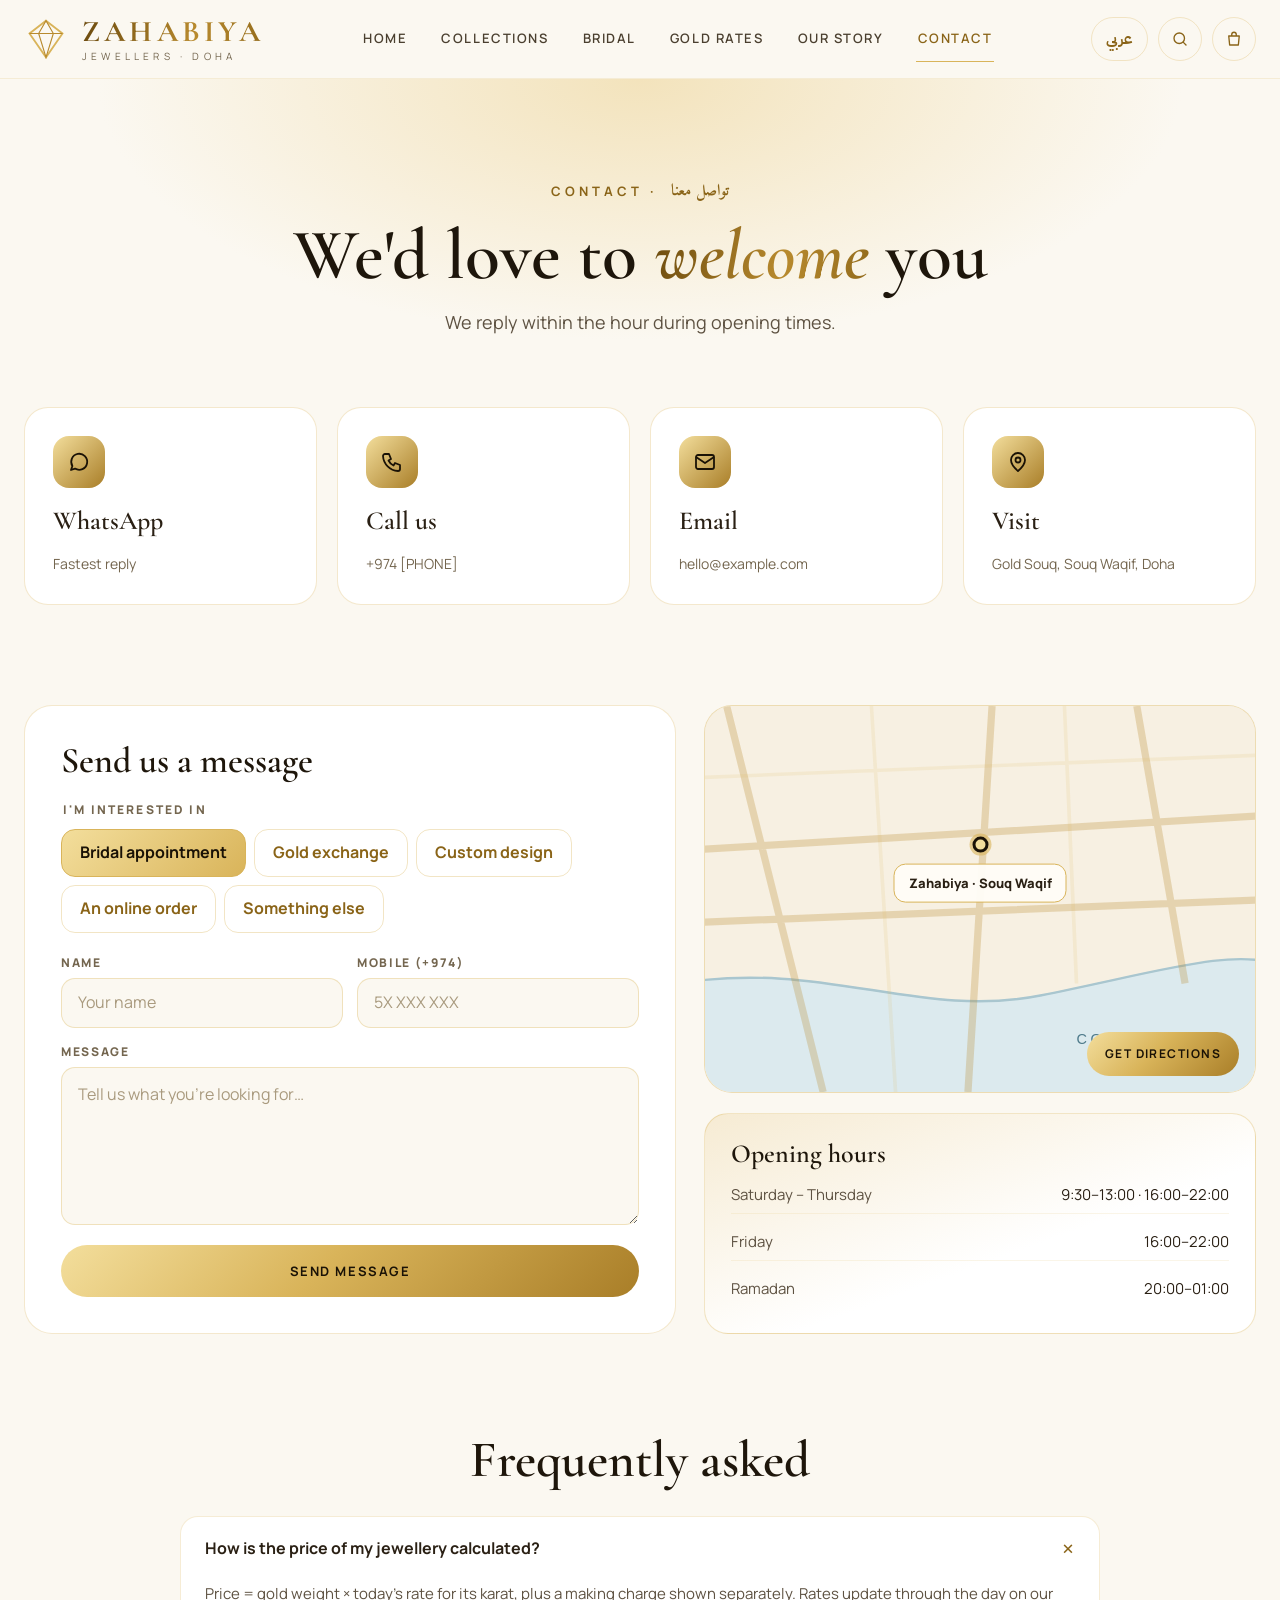
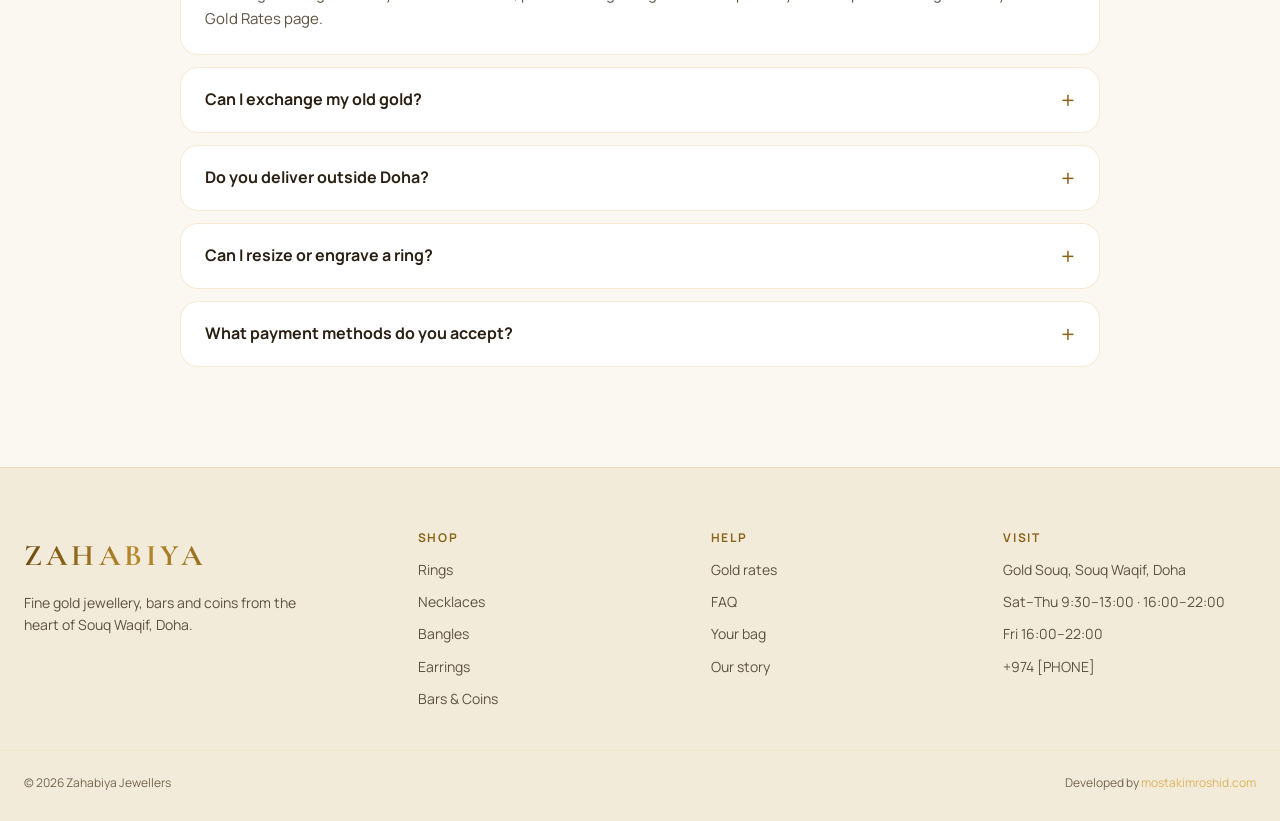
<file: contact.html>
<!doctype html>
<html lang="en">
<head>
  <meta charset="utf-8">
  <meta name="viewport" content="width=device-width, initial-scale=1">
  <script>/* set language & direction before first paint */try{var l=new URLSearchParams(location.search).get('lang')||localStorage.getItem('zahabiya-lang');if(l==='ar'){document.documentElement.lang='ar';document.documentElement.dir='rtl'}}catch(e){}</script>
  <title>Contact &amp; Showroom — Zahabiya Jewellers</title>
  <meta name="description" content="Visit Zahabiya Jewellers in the Gold Souq, Souq Waqif, Doha, or reach us on WhatsApp, phone or email.">
  <link rel="icon" href="images/favicon.svg" type="image/svg+xml">
  <link rel="preconnect" href="https://fonts.googleapis.com">
  <link rel="preconnect" href="https://fonts.gstatic.com" crossorigin>
  <link href="https://fonts.googleapis.com/css2?family=Amiri:wght@400;700&family=Cormorant+Garamond:ital,wght@0,500;0,600;0,700;1,500&family=Manrope:wght@400;500;600;700;800&family=IBM+Plex+Sans+Arabic:wght@400;500;600;700&display=swap" rel="stylesheet">
  <link rel="stylesheet" href="css/styles.css">
</head>
<body>

<header class="site-header">
  <div class="container header-inner">
    <a class="logo" href="index.html" aria-label="Zahabiya Jewellers — home">
      <svg class="logo-mark" viewBox="0 0 48 48" fill="none" aria-hidden="true"><path d="M24 4 L42 18 L24 44 L6 18 Z" stroke="#D9B45A" stroke-width="2"/><path d="M6 18 H42 M16 18 L24 44 L32 18 M16 18 L24 4 L32 18" stroke="#B88A2E" stroke-width="1.2"/></svg>
      <span class="logo-text"><span class="logo-word shine">ZAHABIYA</span><span class="logo-sub">Jewellers · Doha</span></span>
    </a>
    <nav class="main-nav" aria-label="Main">
      <a href="index.html">Home</a>
      <a href="shop.html">Collections</a>
      <a href="shop.html?tag=bridal">Bridal</a>
      <a href="gold-rates.html">Gold Rates</a>
      <a href="about.html">Our Story</a>
      <a href="contact.html" aria-current="page">Contact</a>
    </nav>
    <div class="header-actions">
      <button class="lang-btn" type="button" data-lang-toggle lang="ar">عربي</button>
      <a class="icon-btn" href="shop.html#search" aria-label="Search the collection"><svg width="18" height="18" viewBox="0 0 24 24" fill="none" stroke="currentColor" stroke-width="1.8" stroke-linecap="round" aria-hidden="true"><circle cx="11" cy="11" r="7"/><path d="M20 20l-3.5-3.5"/></svg></a>
      <a class="icon-btn" href="cart.html" aria-label="Shopping bag"><svg width="18" height="18" viewBox="0 0 24 24" fill="none" stroke="currentColor" stroke-width="1.8" stroke-linejoin="round" aria-hidden="true"><path d="M5 8h14l-1.2 12H6.2z"/><path d="M9 8V6a3 3 0 0 1 6 0v2"/></svg><span class="cart-count" data-cart-count hidden>0</span></a>
    </div>
  </div>
</header>

<main>
  <section class="page-hero">
    <div class="container">
      <span class="eyebrow" data-i18n="contact.eyebrow">Contact · <span class="ar" lang="ar" style="letter-spacing:0;font-size:16px">تواصل معنا</span></span>
      <h1 data-i18n="contact.title">We'd love to <span class="shine italic">welcome</span> you</h1>
      <p>We reply within the hour during opening times.</p>
    </div>
  </section>

  <section class="container" style="padding-top:20px">
    <div class="contact-cards">
      <a class="contact-card lift" href="https://wa.me/974" data-site-link="whatsapp" target="_blank" rel="noopener">
        <span class="ico"><svg width="24" height="24" viewBox="0 0 24 24" fill="none" stroke="#1A1206" stroke-width="1.8" stroke-linejoin="round" aria-hidden="true"><path d="M4 20l1.4-4A8 8 0 1 1 8 18.6z"/></svg></span>
        <span class="t">WhatsApp</span><small>Fastest reply</small>
      </a>
      <a class="contact-card lift" href="tel:+974" data-site-link="tel">
        <span class="ico"><svg width="24" height="24" viewBox="0 0 24 24" fill="none" stroke="#1A1206" stroke-width="1.8" stroke-linejoin="round" aria-hidden="true"><path d="M5 4h4l2 5-2.5 1.5a11 11 0 0 0 5 5L15 13l5 2v4a2 2 0 0 1-2 2A16 16 0 0 1 3 6a2 2 0 0 1 2-2z"/></svg></span>
        <span class="t">Call us</span><small data-site="phone">+974 [PHONE]</small>
      </a>
      <a class="contact-card lift" href="mailto:hello@example.com" data-site-link="email">
        <span class="ico"><svg width="24" height="24" viewBox="0 0 24 24" fill="none" stroke="#1A1206" stroke-width="1.8" stroke-linejoin="round" aria-hidden="true"><rect x="3" y="5" width="18" height="14" rx="2"/><path d="M3 7l9 6 9-6"/></svg></span>
        <span class="t">Email</span><small data-site="email">hello@example.com</small>
      </a>
      <a class="contact-card lift" href="#visit">
        <span class="ico"><svg width="24" height="24" viewBox="0 0 24 24" fill="none" stroke="#1A1206" stroke-width="1.8" stroke-linejoin="round" aria-hidden="true"><path d="M12 21s-7-6-7-11a7 7 0 0 1 14 0c0 5-7 11-7 11z"/><circle cx="12" cy="10" r="2.5"/></svg></span>
        <span class="t">Visit</span><small data-site="address">Gold Souq, Souq Waqif, Doha</small>
      </a>
    </div>
  </section>

  <section class="section container reveal" id="visit">
    <div class="split" style="gap:28px;align-items:stretch">
      <div class="form-card">
        <form data-contact-form novalidate>
          <h2>Send us a message</h2>
          <fieldset style="border:0;margin:0;padding:0;min-width:0">
            <legend class="filter-label" style="margin-bottom:10px">I'm interested in</legend>
            <div class="chips" data-topics>
              <label class="slot"><input type="radio" name="topic" value="a bridal appointment" checked><span>Bridal appointment</span></label>
              <label class="slot"><input type="radio" name="topic" value="a gold exchange"><span>Gold exchange</span></label>
              <label class="slot"><input type="radio" name="topic" value="a custom design"><span>Custom design</span></label>
              <label class="slot"><input type="radio" name="topic" value="an online order"><span>An online order</span></label>
              <label class="slot"><input type="radio" name="topic" value="your enquiry"><span>Something else</span></label>
            </div>
          </fieldset>
          <div class="fields">
            <div class="field"><label for="c-name">Name</label><input id="c-name" name="cname" autocomplete="name" placeholder="Your name" required></div>
            <div class="field"><label for="c-phone">Mobile (+974)</label><input id="c-phone" name="cphone" type="tel" autocomplete="tel-national" placeholder="5X XXX XXX" required></div>
            <div class="field field--full"><label for="c-msg">Message</label><textarea id="c-msg" name="cmsg" rows="5" placeholder="Tell us what you're looking for…"></textarea></div>
          </div>
          <button class="btn btn-gold" type="submit">Send message</button>
        </form>
        <div class="success" data-contact-success hidden>
          <span class="tick"><svg width="42" height="42" viewBox="0 0 24 24" fill="none" stroke="#1A1206" stroke-width="2.4" stroke-linecap="round" stroke-linejoin="round" aria-hidden="true"><path d="M5 12.5l4.5 4.5L19 7.5"/></svg></span>
          <h2>Message received</h2>
          <p style="color:var(--muted)" data-i18n="contact.success">We'll be in touch about <strong style="color:var(--gold-deep)" data-topic-name></strong> shortly.</p>
          <button class="text-btn" type="button" data-contact-reset>Send another</button>
        </div>
      </div>

      <div class="side-col">
        <div class="map-card">
          <svg viewBox="0 0 500 320" preserveAspectRatio="xMidYMid slice" aria-hidden="true">
            <rect width="500" height="320" fill="#F7F0E2"/>
            <path d="M0 230 C120 210, 200 260, 300 240 S460 200, 500 215 V320 H0 Z" fill="#DCEAEE"/>
            <path d="M0 230 C120 210, 200 260, 300 240 S460 200, 500 215" stroke="#A9C6CF" stroke-width="2" fill="none"/>
            <path d="M40 0 L120 320 M0 120 L500 90 M260 0 L240 320 M380 0 L420 230 M0 180 L500 160" stroke="rgba(184,138,46,.28)" stroke-width="6"/>
            <path d="M0 60 L500 40 M160 0 L180 320 M320 0 L330 230" stroke="rgba(217,180,90,.14)" stroke-width="3"/>
            <text x="330" y="280" fill="#4E7A8A" font-size="12" font-family="sans-serif" letter-spacing="3">CORNICHE</text>
          </svg>
          <div class="map-pin"><span class="dot-pin"></span><span class="tag">Zahabiya · Souq Waqif</span></div>
          <a class="btn btn-gold" href="https://www.google.com/maps" data-site-link="map" target="_blank" rel="noopener">Get directions</a>
        </div>
        <div class="hours">
          <h3>Opening hours</h3>
          <div class="row"><span>Saturday – Thursday</span><span>9:30–13:00 · 16:00–22:00</span></div>
          <div class="row"><span>Friday</span><span>16:00–22:00</span></div>
          <div class="row"><span>Ramadan</span><span>20:00–01:00</span></div>
        </div>
      </div>
    </div>
  </section>

  <section class="section container reveal" id="faq">
    <h2 class="section-title" style="text-align:center;margin-bottom:28px">Frequently asked</h2>
    <div class="faq">
      <details open>
        <summary>How is the price of my jewellery calculated?</summary>
        <p>Price = gold weight × today's rate for its karat, plus a making charge shown separately. Rates update through the day on our Gold Rates page.</p>
      </details>
      <details>
        <summary>Can I exchange my old gold?</summary>
        <p>Yes. Bring any hallmarked gold to the showroom; we test and weigh it in front of you and credit it at the live rate toward a new piece.</p>
      </details>
      <details>
        <summary>Do you deliver outside Doha?</summary>
        <p>We deliver insured across Qatar — same day in Doha for orders before 2 pm, 1–2 days elsewhere.</p>
      </details>
      <details>
        <summary>Can I resize or engrave a ring?</summary>
        <p>Resizing is free within 30 days. Engraving in English or Arabic is free on wedding bands.</p>
      </details>
      <details>
        <summary>What payment methods do you accept?</summary>
        <p>Visa, Mastercard, Apple Pay, NAPS debit, cash on delivery up to QAR 10,000, and instalments with partner banks.</p>
      </details>
    </div>
  </section>
</main>

<footer class="site-footer">
  <div class="container footer-grid">
    <div class="footer-brand">
      <span class="logo-word shine">ZAHABIYA</span>
      <p>Fine gold jewellery, bars and coins from the heart of Souq Waqif, Doha.</p>
    </div>
    <div>
      <h4>Shop</h4>
      <ul>
        <li><a href="shop.html?cat=ring">Rings</a></li>
        <li><a href="shop.html?cat=necklace">Necklaces</a></li>
        <li><a href="shop.html?cat=bangle">Bangles</a></li>
        <li><a href="shop.html?cat=earring">Earrings</a></li>
        <li><a href="shop.html?cat=bar">Bars &amp; Coins</a></li>
      </ul>
    </div>
    <div>
      <h4>Help</h4>
      <ul>
        <li><a href="gold-rates.html">Gold rates</a></li>
        <li><a href="contact.html#faq">FAQ</a></li>
        <li><a href="cart.html">Your bag</a></li>
        <li><a href="about.html">Our story</a></li>
      </ul>
    </div>
    <div>
      <h4>Visit</h4>
      <ul>
        <li data-site="address">Gold Souq, Souq Waqif, Doha</li>
        <li>Sat–Thu 9:30–13:00 · 16:00–22:00</li>
        <li>Fri 16:00–22:00</li>
        <li><a href="tel:+974" data-site-link="tel" data-site="phone">+974 [PHONE]</a></li>
      </ul>
    </div>
  </div>
  <div class="container footer-bottom">
    <span>© <span data-year>2026</span> Zahabiya Jewellers</span>
    <span>Developed by <a href="https://mostakimroshid.com" target="_blank" rel="noopener">mostakimroshid.com</a></span>
  </div>
</footer>

<script src="js/data.js"></script>
<script src="js/i18n.js"></script>
<script src="js/app.js"></script>
<script src="js/contact.js"></script>
</body>
</html>
</file>
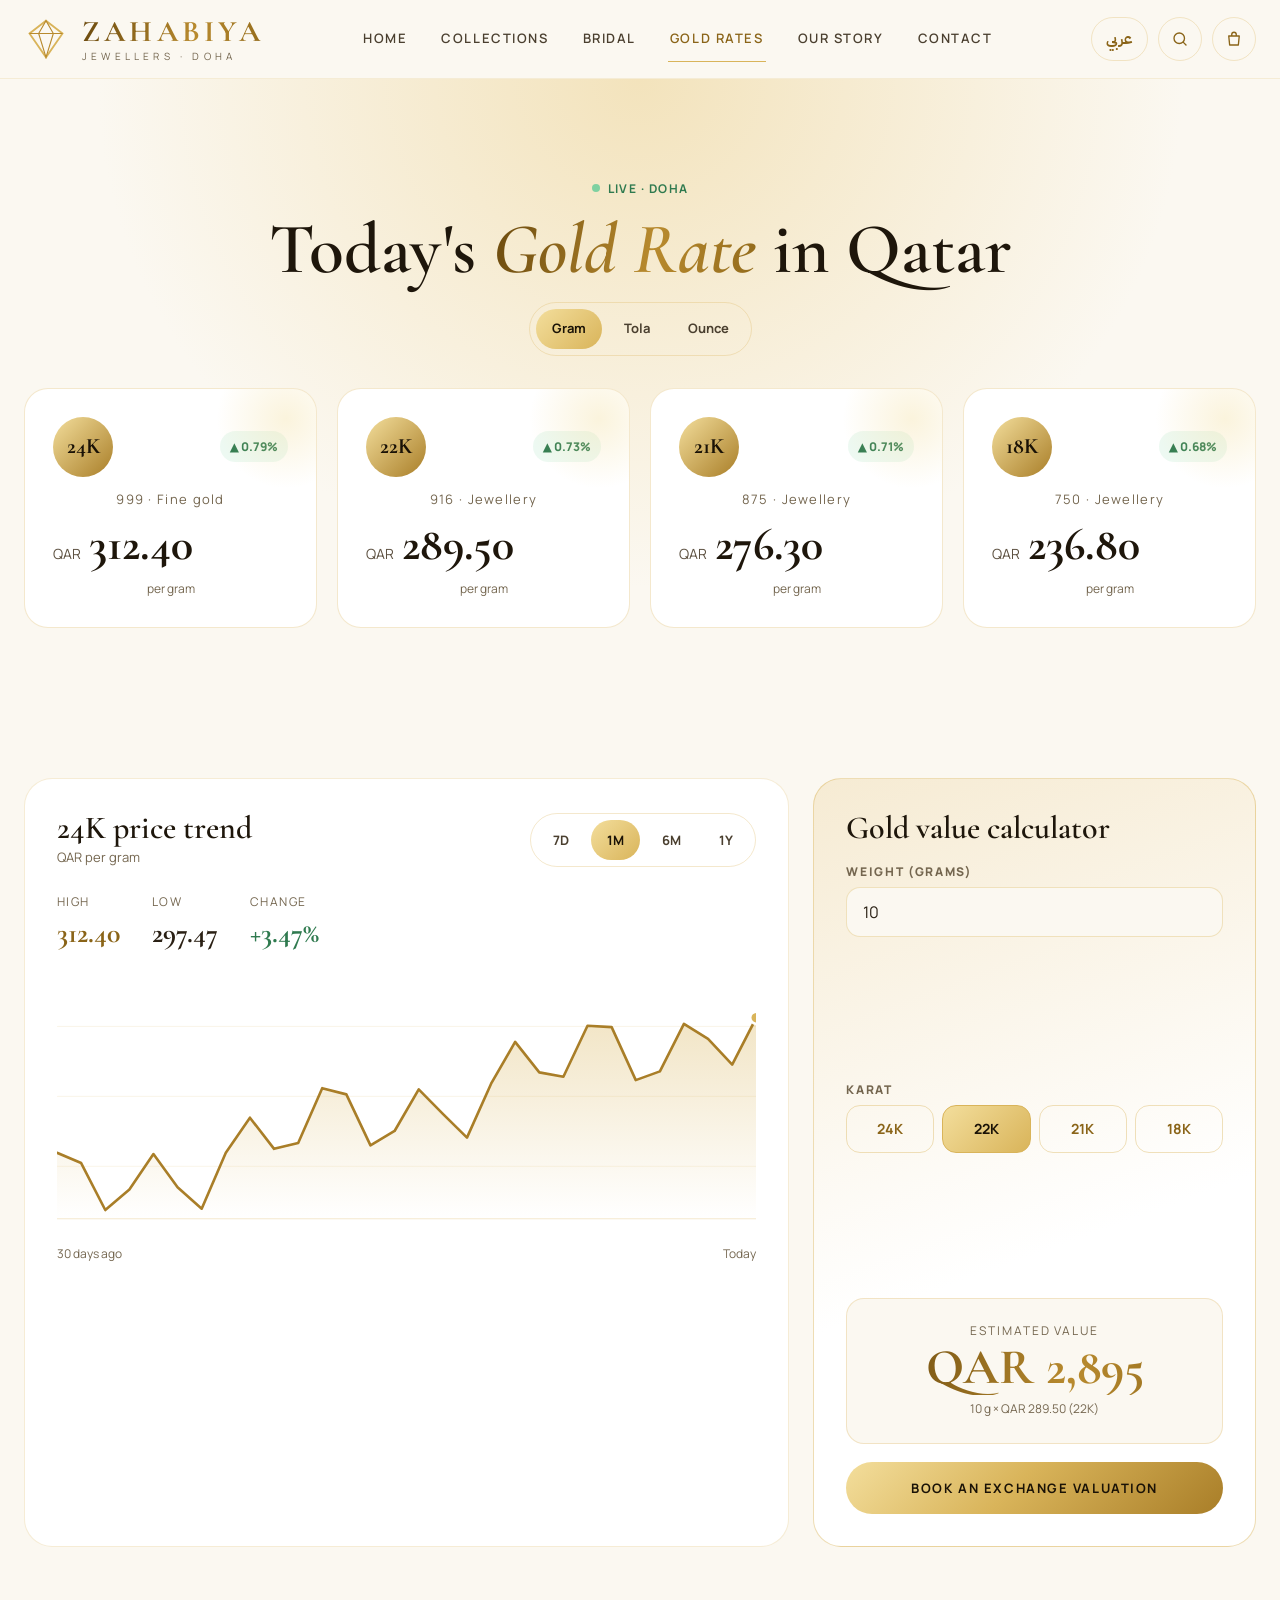
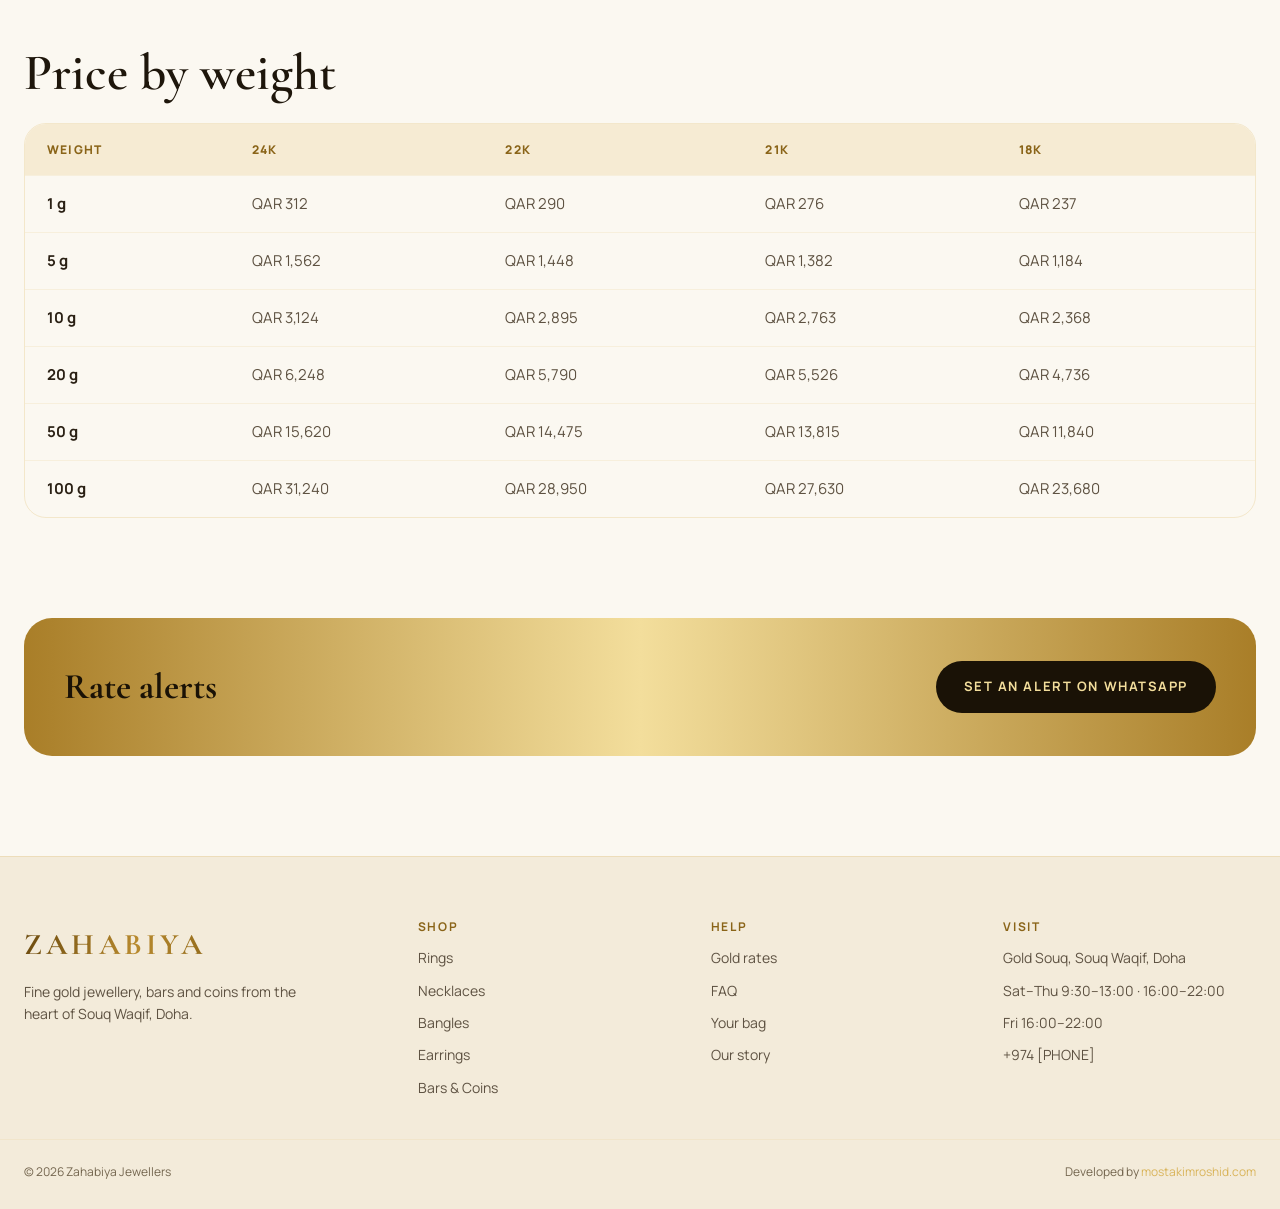
<file: gold-rates.html>
<!doctype html>
<html lang="en">
<head>
  <meta charset="utf-8">
  <meta name="viewport" content="width=device-width, initial-scale=1">
  <script>/* set language & direction before first paint */try{var l=new URLSearchParams(location.search).get('lang')||localStorage.getItem('zahabiya-lang');if(l==='ar'){document.documentElement.lang='ar';document.documentElement.dir='rtl'}}catch(e){}</script>
  <title>Today's Gold Rate in Qatar — Zahabiya Jewellers</title>
  <meta name="description" content="Today's 24K, 22K, 21K and 18K gold rates in Qatar, with a price trend chart and gold value calculator.">
  <link rel="icon" href="images/favicon.svg" type="image/svg+xml">
  <link rel="preconnect" href="https://fonts.googleapis.com">
  <link rel="preconnect" href="https://fonts.gstatic.com" crossorigin>
  <link href="https://fonts.googleapis.com/css2?family=Amiri:wght@400;700&family=Cormorant+Garamond:ital,wght@0,500;0,600;0,700;1,500&family=Manrope:wght@400;500;600;700;800&family=IBM+Plex+Sans+Arabic:wght@400;500;600;700&display=swap" rel="stylesheet">
  <link rel="stylesheet" href="css/styles.css">
</head>
<body>

<header class="site-header">
  <div class="container header-inner">
    <a class="logo" href="index.html" aria-label="Zahabiya Jewellers — home">
      <svg class="logo-mark" viewBox="0 0 48 48" fill="none" aria-hidden="true"><path d="M24 4 L42 18 L24 44 L6 18 Z" stroke="#D9B45A" stroke-width="2"/><path d="M6 18 H42 M16 18 L24 44 L32 18 M16 18 L24 4 L32 18" stroke="#B88A2E" stroke-width="1.2"/></svg>
      <span class="logo-text"><span class="logo-word shine">ZAHABIYA</span><span class="logo-sub">Jewellers · Doha</span></span>
    </a>
    <nav class="main-nav" aria-label="Main">
      <a href="index.html">Home</a>
      <a href="shop.html">Collections</a>
      <a href="shop.html?tag=bridal">Bridal</a>
      <a href="gold-rates.html" aria-current="page">Gold Rates</a>
      <a href="about.html">Our Story</a>
      <a href="contact.html">Contact</a>
    </nav>
    <div class="header-actions">
      <button class="lang-btn" type="button" data-lang-toggle lang="ar">عربي</button>
      <a class="icon-btn" href="shop.html#search" aria-label="Search the collection"><svg width="18" height="18" viewBox="0 0 24 24" fill="none" stroke="currentColor" stroke-width="1.8" stroke-linecap="round" aria-hidden="true"><circle cx="11" cy="11" r="7"/><path d="M20 20l-3.5-3.5"/></svg></a>
      <a class="icon-btn" href="cart.html" aria-label="Shopping bag"><svg width="18" height="18" viewBox="0 0 24 24" fill="none" stroke="currentColor" stroke-width="1.8" stroke-linejoin="round" aria-hidden="true"><path d="M5 8h14l-1.2 12H6.2z"/><path d="M9 8V6a3 3 0 0 1 6 0v2"/></svg><span class="cart-count" data-cart-count hidden>0</span></a>
    </div>
  </div>
</header>

<main>
  <section class="page-hero">
    <div class="container">
      <span class="live">LIVE · DOHA</span>
      <h1 data-i18n="rates.title">Today's <span class="shine italic">Gold Rate</span> in Qatar</h1>
      <div class="segmented" role="group" aria-label="Unit" data-units>
        <button class="seg" type="button" data-unit="0" aria-pressed="true">Gram</button>
        <button class="seg" type="button" data-unit="1" aria-pressed="false">Tola</button>
        <button class="seg" type="button" data-unit="2" aria-pressed="false">Ounce</button>
      </div>
    </div>
    <div class="container">
      <div class="rate-cards" data-cards style="width:100%"></div>
    </div>
  </section>

  <section class="section container reveal">
    <div class="split">
      <div class="chart-card">
        <div class="head">
          <div>
            <h2>24K price trend</h2>
            <span style="font-size:13px;color:var(--subtle)">QAR per gram</span>
          </div>
          <div class="segmented" role="group" aria-label="Period" data-periods>
            <button class="seg" type="button" data-period="0" aria-pressed="false">7D</button>
            <button class="seg" type="button" data-period="1" aria-pressed="true">1M</button>
            <button class="seg" type="button" data-period="2" aria-pressed="false">6M</button>
            <button class="seg" type="button" data-period="3" aria-pressed="false">1Y</button>
          </div>
        </div>
        <div class="stats">
          <div><div class="k">HIGH</div><div class="v" style="color:var(--gold-deep)" data-hi></div></div>
          <div><div class="k">LOW</div><div class="v" data-lo></div></div>
          <div><div class="k">CHANGE</div><div class="v" style="color:var(--green)" data-chg></div></div>
        </div>
        <svg viewBox="0 0 800 300" width="100%" style="margin-top:18px;display:block" role="img" aria-label="24K gold price trend" data-chart></svg>
        <div class="chart-axis"><span data-start-label></span><span>Today</span></div>
      </div>

      <div class="calc-card">
        <h2>Gold value calculator</h2>
        <div class="field">
          <label for="weight">Weight (grams)</label>
          <input id="weight" type="number" min="0" step="0.1" value="10" inputmode="decimal" data-weight>
        </div>
        <div class="field">
          <span class="field-label">Karat</span>
          <div class="calc-karats" data-calc-karats></div>
        </div>
        <div class="calc-result">
          <div class="k">ESTIMATED VALUE</div>
          <strong class="shine" data-calc-value aria-live="polite"></strong>
          <small data-calc-note></small>
        </div>
        <a class="btn btn-gold" href="contact.html">Book an exchange valuation</a>
      </div>
    </div>
  </section>

  <section class="section container reveal">
    <h2 class="section-title" style="margin-bottom:22px">Price by weight</h2>
    <div class="table-wrap">
      <table>
        <thead><tr><th scope="col">WEIGHT</th><th scope="col">24K</th><th scope="col">22K</th><th scope="col">21K</th><th scope="col">18K</th></tr></thead>
        <tbody data-table></tbody>
      </table>
    </div>
  </section>

  <section class="section container reveal">
    <div class="cta-band">
      <span class="serif">Rate alerts</span>
      <a class="btn btn-dark" href="https://wa.me/974" data-site-link="whatsapp" target="_blank" rel="noopener">Set an alert on WhatsApp</a>
    </div>
  </section>
</main>

<footer class="site-footer">
  <div class="container footer-grid">
    <div class="footer-brand">
      <span class="logo-word shine">ZAHABIYA</span>
      <p>Fine gold jewellery, bars and coins from the heart of Souq Waqif, Doha.</p>
    </div>
    <div>
      <h4>Shop</h4>
      <ul>
        <li><a href="shop.html?cat=ring">Rings</a></li>
        <li><a href="shop.html?cat=necklace">Necklaces</a></li>
        <li><a href="shop.html?cat=bangle">Bangles</a></li>
        <li><a href="shop.html?cat=earring">Earrings</a></li>
        <li><a href="shop.html?cat=bar">Bars &amp; Coins</a></li>
      </ul>
    </div>
    <div>
      <h4>Help</h4>
      <ul>
        <li><a href="gold-rates.html">Gold rates</a></li>
        <li><a href="contact.html#faq">FAQ</a></li>
        <li><a href="cart.html">Your bag</a></li>
        <li><a href="about.html">Our story</a></li>
      </ul>
    </div>
    <div>
      <h4>Visit</h4>
      <ul>
        <li data-site="address">Gold Souq, Souq Waqif, Doha</li>
        <li>Sat–Thu 9:30–13:00 · 16:00–22:00</li>
        <li>Fri 16:00–22:00</li>
        <li><a href="tel:+974" data-site-link="tel" data-site="phone">+974 [PHONE]</a></li>
      </ul>
    </div>
  </div>
  <div class="container footer-bottom">
    <span>© <span data-year>2026</span> Zahabiya Jewellers</span>
    <span>Developed by <a href="https://mostakimroshid.com" target="_blank" rel="noopener">mostakimroshid.com</a></span>
  </div>
</footer>

<script src="js/data.js"></script>
<script src="js/i18n.js"></script>
<script src="js/app.js"></script>
<script src="js/rates.js"></script>
</body>
</html>
</file>
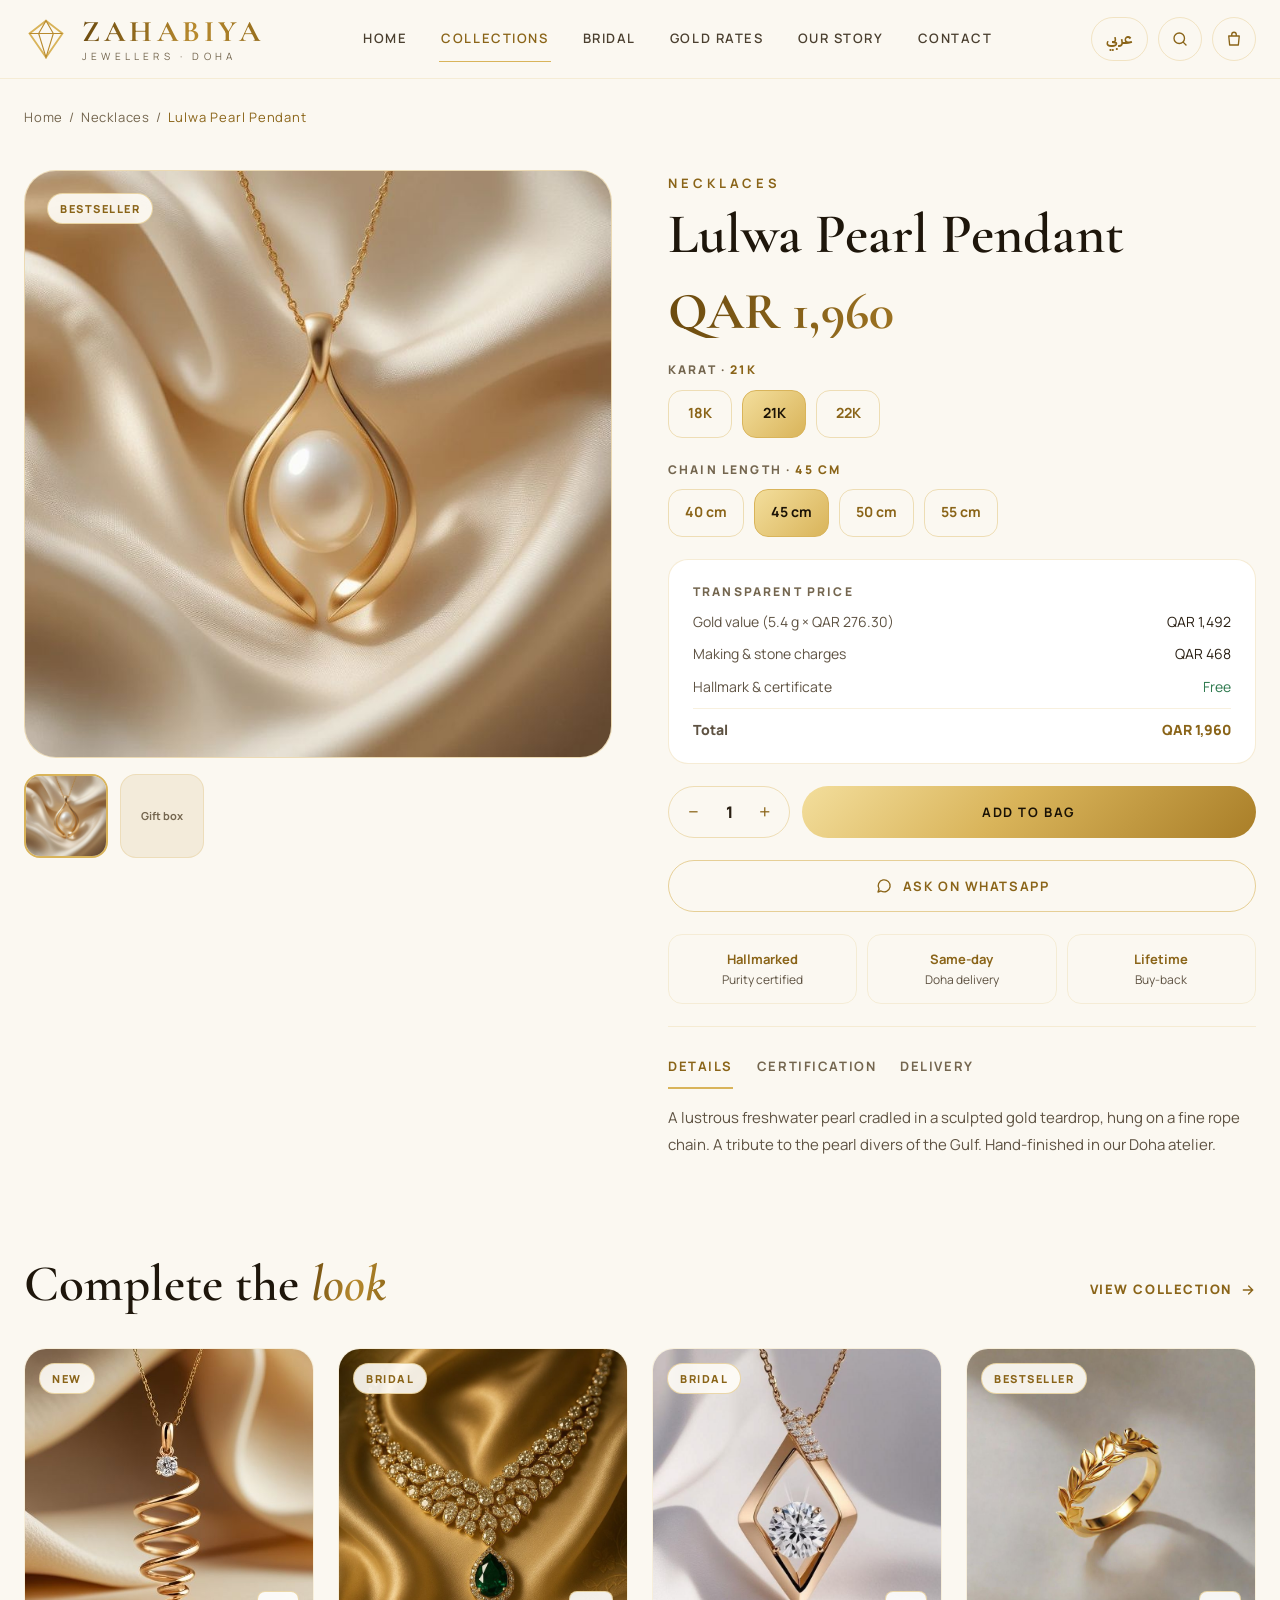
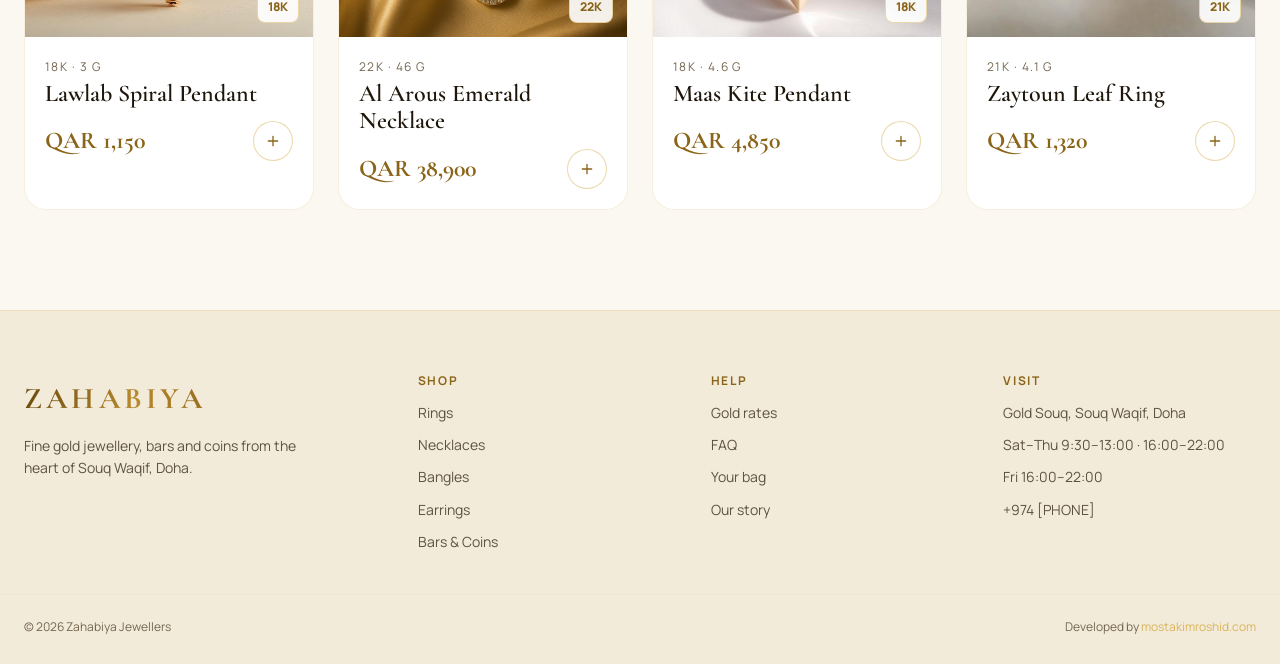
<file: product.html>
<!doctype html>
<html lang="en">
<head>
  <meta charset="utf-8">
  <meta name="viewport" content="width=device-width, initial-scale=1">
  <script>/* set language & direction before first paint */try{var l=new URLSearchParams(location.search).get('lang')||localStorage.getItem('zahabiya-lang');if(l==='ar'){document.documentElement.lang='ar';document.documentElement.dir='rtl'}}catch(e){}</script>
  <title>Product — Zahabiya Jewellers</title>
  <meta name="description" content="Fine gold jewellery from Zahabiya Jewellers, Doha. Transparent pricing based on today's gold rate.">
  <link rel="icon" href="images/favicon.svg" type="image/svg+xml">
  <link rel="preconnect" href="https://fonts.googleapis.com">
  <link rel="preconnect" href="https://fonts.gstatic.com" crossorigin>
  <link href="https://fonts.googleapis.com/css2?family=Amiri:wght@400;700&family=Cormorant+Garamond:ital,wght@0,500;0,600;0,700;1,500&family=Manrope:wght@400;500;600;700;800&family=IBM+Plex+Sans+Arabic:wght@400;500;600;700&display=swap" rel="stylesheet">
  <link rel="stylesheet" href="css/styles.css">
</head>
<body>

<header class="site-header">
  <div class="container header-inner">
    <a class="logo" href="index.html" aria-label="Zahabiya Jewellers — home">
      <svg class="logo-mark" viewBox="0 0 48 48" fill="none" aria-hidden="true"><path d="M24 4 L42 18 L24 44 L6 18 Z" stroke="#D9B45A" stroke-width="2"/><path d="M6 18 H42 M16 18 L24 44 L32 18 M16 18 L24 4 L32 18" stroke="#B88A2E" stroke-width="1.2"/></svg>
      <span class="logo-text"><span class="logo-word shine">ZAHABIYA</span><span class="logo-sub">Jewellers · Doha</span></span>
    </a>
    <nav class="main-nav" aria-label="Main">
      <a href="index.html">Home</a>
      <a href="shop.html" aria-current="page">Collections</a>
      <a href="shop.html?tag=bridal">Bridal</a>
      <a href="gold-rates.html">Gold Rates</a>
      <a href="about.html">Our Story</a>
      <a href="contact.html">Contact</a>
    </nav>
    <div class="header-actions">
      <button class="lang-btn" type="button" data-lang-toggle lang="ar">عربي</button>
      <a class="icon-btn" href="shop.html#search" aria-label="Search the collection"><svg width="18" height="18" viewBox="0 0 24 24" fill="none" stroke="currentColor" stroke-width="1.8" stroke-linecap="round" aria-hidden="true"><circle cx="11" cy="11" r="7"/><path d="M20 20l-3.5-3.5"/></svg></a>
      <a class="icon-btn" href="cart.html" aria-label="Shopping bag"><svg width="18" height="18" viewBox="0 0 24 24" fill="none" stroke="currentColor" stroke-width="1.8" stroke-linejoin="round" aria-hidden="true"><path d="M5 8h14l-1.2 12H6.2z"/><path d="M9 8V6a3 3 0 0 1 6 0v2"/></svg><span class="cart-count" data-cart-count hidden>0</span></a>
    </div>
  </div>
</header>

<main class="container" style="padding-top:28px">
  <nav class="breadcrumb" aria-label="Breadcrumb">
    <a href="index.html">Home</a> / <a href="shop.html" data-crumb-cat>Collection</a> / <span aria-current="page" data-crumb-name></span>
  </nav>

  <div class="product-layout">
    <div class="gallery">
      <div class="gallery-main" data-main></div>
      <div class="thumbs" data-thumbs></div>
    </div>

    <div class="product-details">
      <div>
        <span class="eyebrow" data-category></span>
        <h1 data-name style="margin-top:10px"></h1>
      </div>
      <div class="big-price shine" data-price aria-live="polite"></div>

      <div class="option-group" data-karat-group>
        <span class="filter-label" data-i18n="product.karat">Karat · <span style="color:var(--gold-deep)" data-karat-label></span></span>
        <div class="options" data-karats></div>
      </div>

      <div class="option-group" data-size-group hidden>
        <span class="filter-label"><span data-size-name></span> · <span style="color:var(--gold-deep)" data-size-label></span></span>
        <div class="options" data-sizes></div>
      </div>

      <div class="price-box">
        <span class="filter-label">Transparent price</span>
        <div class="line"><span data-gold-label>Gold value</span><span data-gold-value></span></div>
        <div class="line"><span>Making &amp; stone charges</span><span data-making></span></div>
        <div class="line"><span>Hallmark &amp; certificate</span><span style="color:var(--green)">Free</span></div>
        <div class="line total"><span>Total</span><span data-total></span></div>
      </div>

      <div class="buy-row">
        <div class="qty">
          <button type="button" data-dec aria-label="Decrease quantity">−</button>
          <output data-qty aria-live="polite">1</output>
          <button type="button" data-inc aria-label="Increase quantity">+</button>
        </div>
        <button class="btn btn-gold" type="button" data-add-to-bag>Add to Bag</button>
      </div>
      <a class="btn btn-ghost" href="#" target="_blank" rel="noopener" data-whatsapp>
        <svg width="18" height="18" viewBox="0 0 24 24" fill="none" stroke="currentColor" stroke-width="1.8" stroke-linejoin="round" aria-hidden="true"><path d="M4 20l1.4-4A8 8 0 1 1 8 18.6z"/></svg>
        Ask on WhatsApp
      </a>

      <div class="trust-mini">
        <div><strong>Hallmarked</strong>Purity certified</div>
        <div><strong>Same-day</strong>Doha delivery</div>
        <div><strong>Lifetime</strong>Buy-back</div>
      </div>

      <div class="detail-tabs">
        <div role="tablist" aria-label="Product information">
          <button class="detail-tab" type="button" role="tab" aria-selected="true" aria-controls="detail-panel" data-detail="0">Details</button>
          <button class="detail-tab" type="button" role="tab" aria-selected="false" aria-controls="detail-panel" data-detail="1">Certification</button>
          <button class="detail-tab" type="button" role="tab" aria-selected="false" aria-controls="detail-panel" data-detail="2">Delivery</button>
        </div>
        <p class="detail-panel" id="detail-panel" role="tabpanel" data-detail-text></p>
      </div>
    </div>
  </div>

  <section class="section reveal">
    <div class="section-head">
      <h2 class="section-title" data-i18n="product.related">Complete the <span class="shine italic">look</span></h2>
      <a class="link-arrow" href="shop.html" data-more>View collection <svg class="i-arrow" width="16" height="16" viewBox="0 0 24 24" fill="none" stroke="currentColor" stroke-width="2" stroke-linecap="round" aria-hidden="true"><path d="M5 12h14M13 6l6 6-6 6"/></svg></a>
    </div>
    <div class="product-grid" data-related></div>
  </section>
</main>

<footer class="site-footer">
  <div class="container footer-grid">
    <div class="footer-brand">
      <span class="logo-word shine">ZAHABIYA</span>
      <p>Fine gold jewellery, bars and coins from the heart of Souq Waqif, Doha.</p>
    </div>
    <div>
      <h4>Shop</h4>
      <ul>
        <li><a href="shop.html?cat=ring">Rings</a></li>
        <li><a href="shop.html?cat=necklace">Necklaces</a></li>
        <li><a href="shop.html?cat=bangle">Bangles</a></li>
        <li><a href="shop.html?cat=earring">Earrings</a></li>
        <li><a href="shop.html?cat=bar">Bars &amp; Coins</a></li>
      </ul>
    </div>
    <div>
      <h4>Help</h4>
      <ul>
        <li><a href="gold-rates.html">Gold rates</a></li>
        <li><a href="contact.html#faq">FAQ</a></li>
        <li><a href="cart.html">Your bag</a></li>
        <li><a href="about.html">Our story</a></li>
      </ul>
    </div>
    <div>
      <h4>Visit</h4>
      <ul>
        <li data-site="address">Gold Souq, Souq Waqif, Doha</li>
        <li>Sat–Thu 9:30–13:00 · 16:00–22:00</li>
        <li>Fri 16:00–22:00</li>
        <li><a href="tel:+974" data-site-link="tel" data-site="phone">+974 [PHONE]</a></li>
      </ul>
    </div>
  </div>
  <div class="container footer-bottom">
    <span>© <span data-year>2026</span> Zahabiya Jewellers</span>
    <span>Developed by <a href="https://mostakimroshid.com" target="_blank" rel="noopener">mostakimroshid.com</a></span>
  </div>
</footer>

<script src="js/data.js"></script>
<script src="js/i18n.js"></script>
<script src="js/app.js"></script>
<script src="js/product.js"></script>
</body>
</html>
</file>
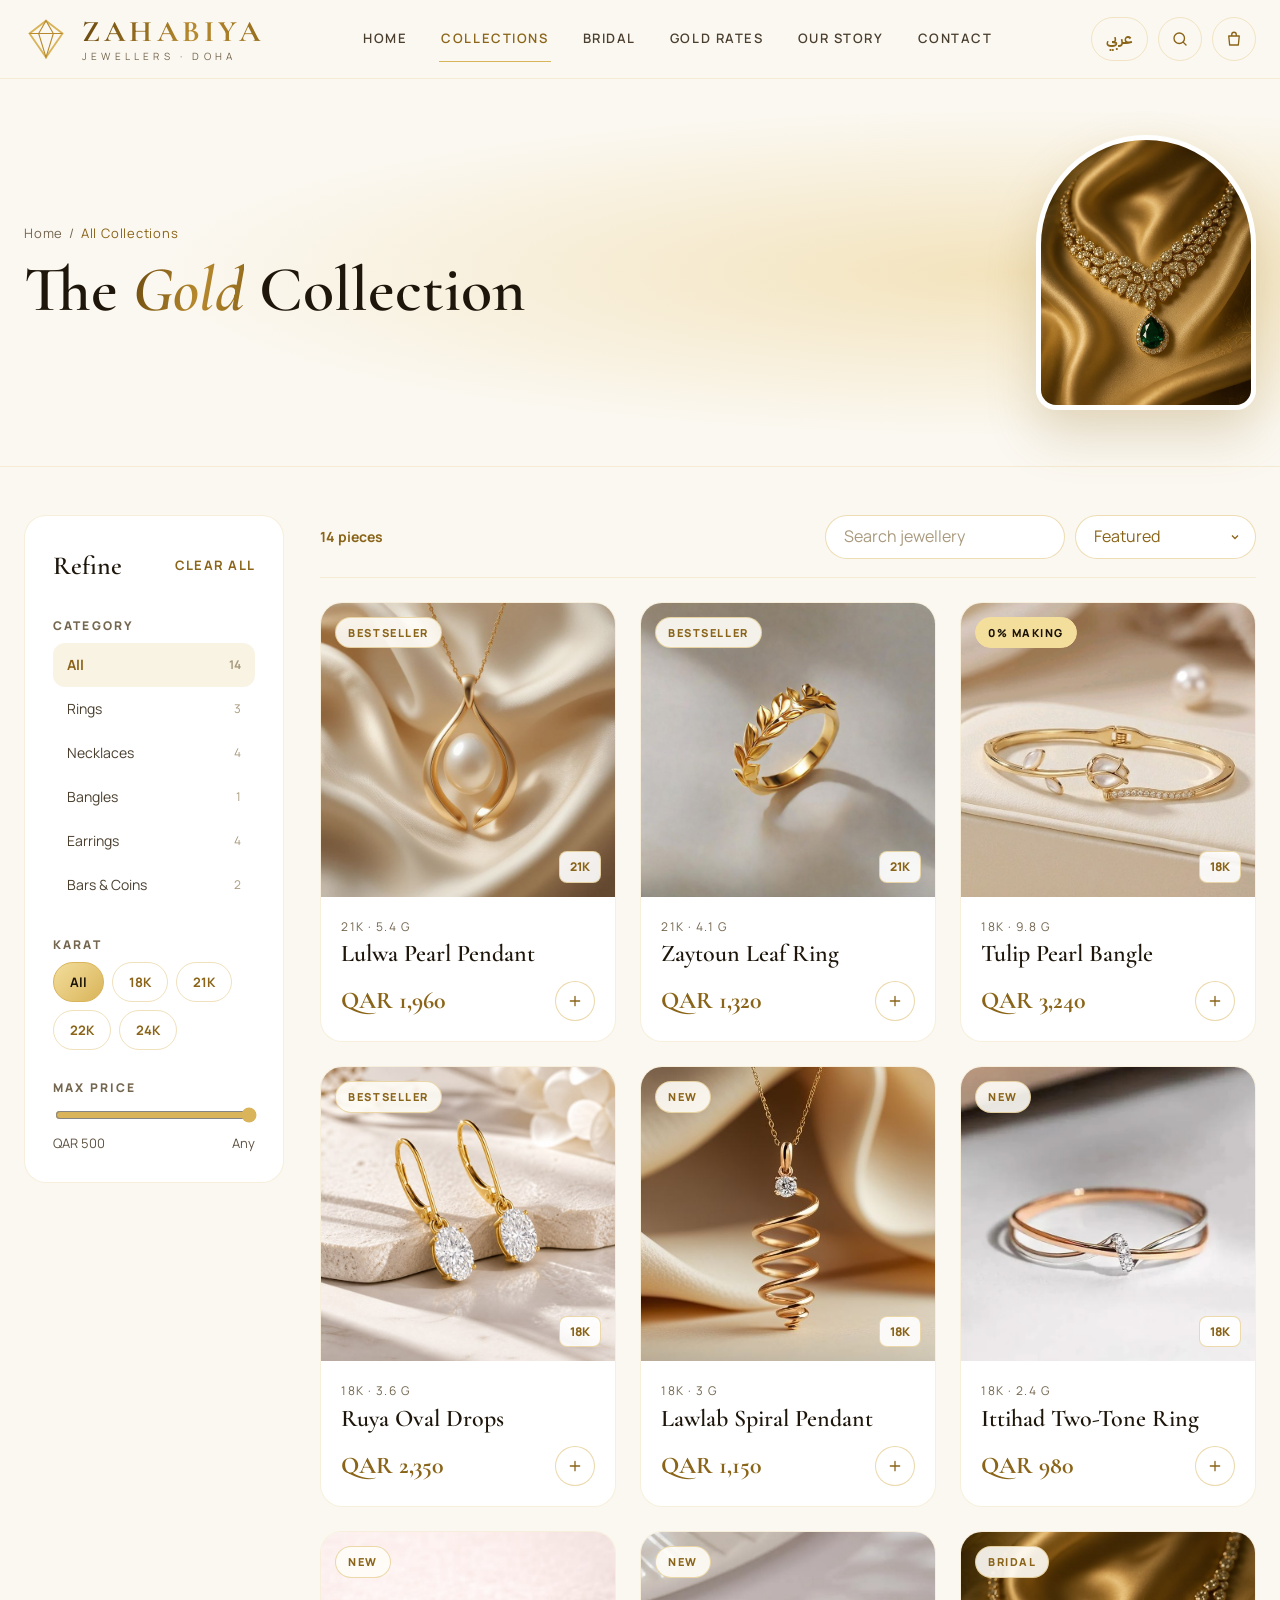
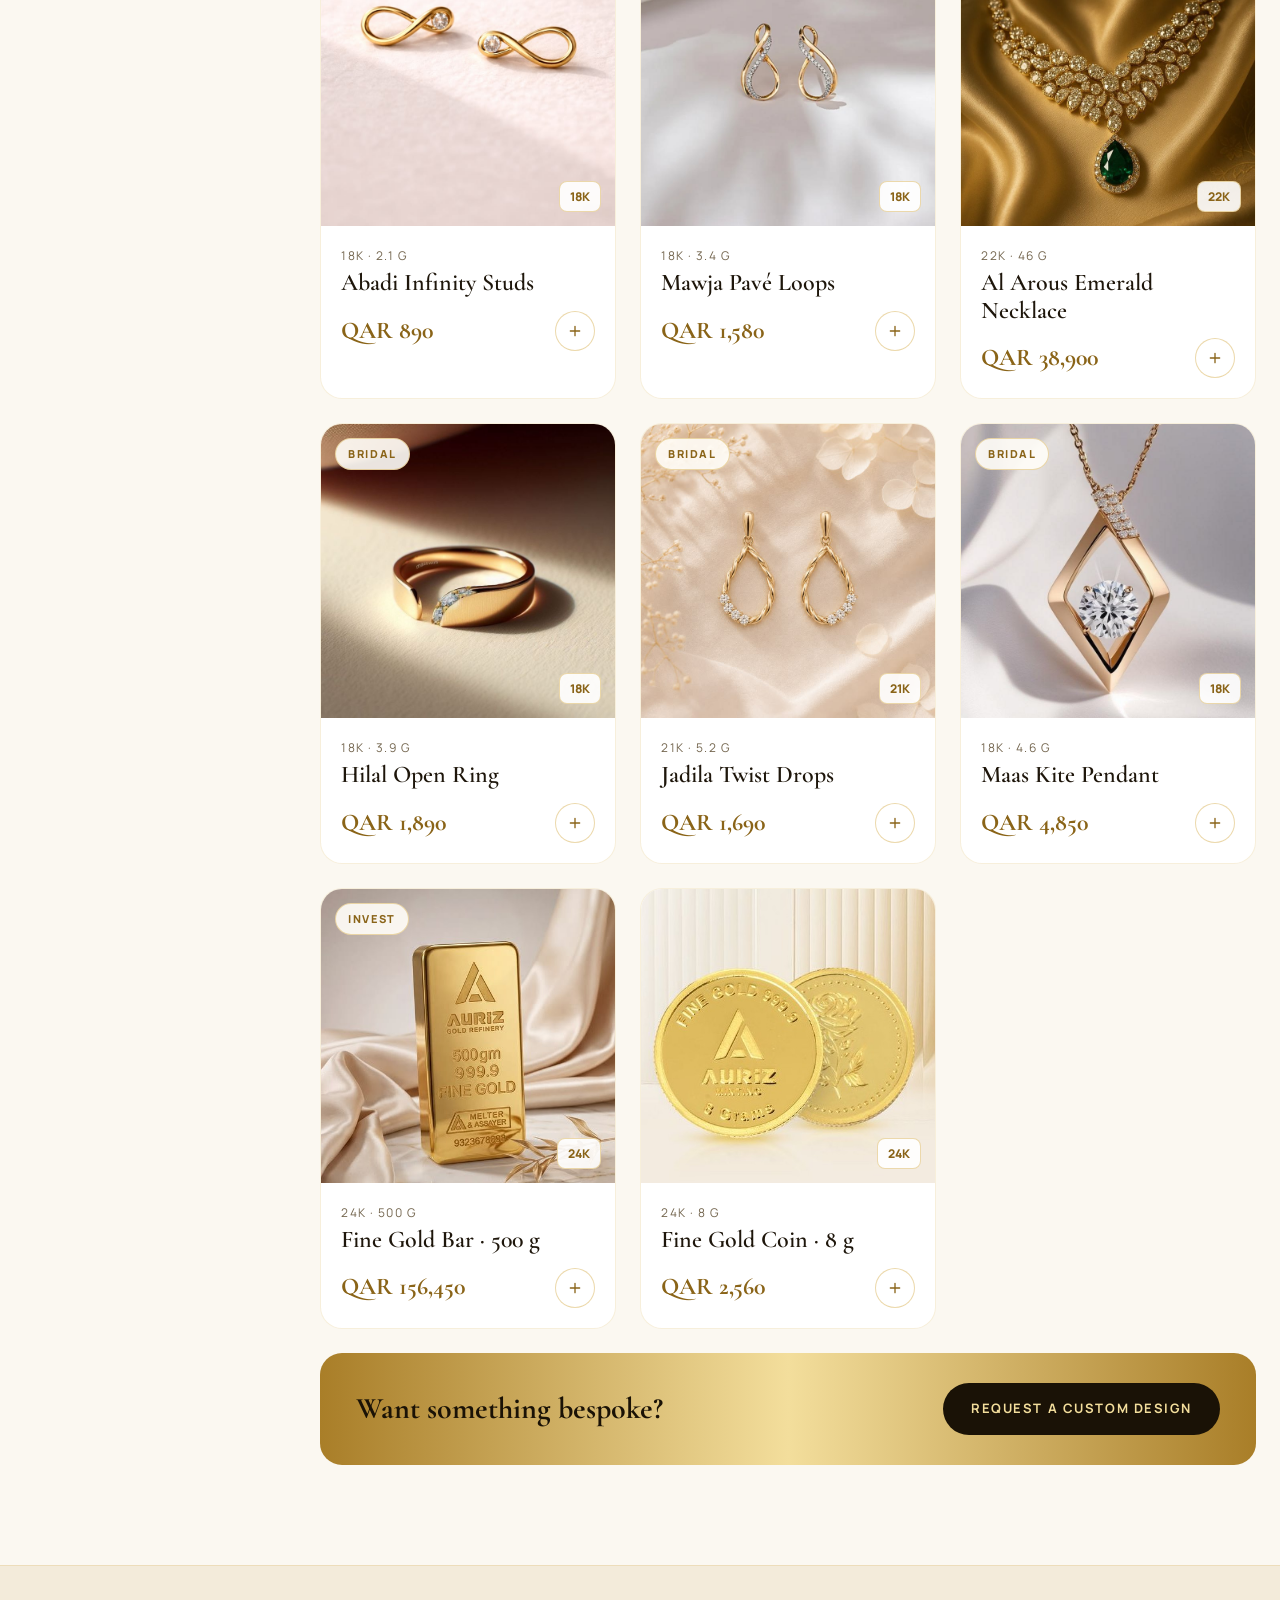
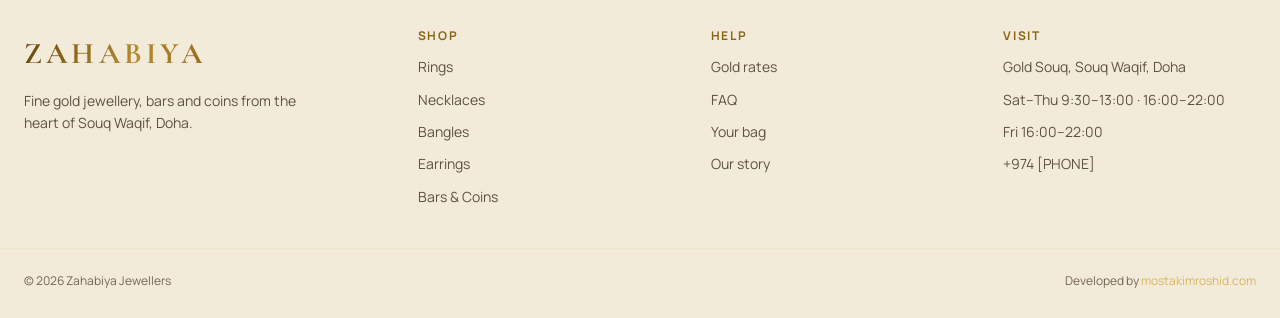
<file: shop.html>
<!doctype html>
<html lang="en">
<head>
  <meta charset="utf-8">
  <meta name="viewport" content="width=device-width, initial-scale=1">
  <script>/* set language & direction before first paint */try{var l=new URLSearchParams(location.search).get('lang')||localStorage.getItem('zahabiya-lang');if(l==='ar'){document.documentElement.lang='ar';document.documentElement.dir='rtl'}}catch(e){}</script>
  <title>The Gold Collection — Zahabiya Jewellers</title>
  <meta name="description" content="Shop gold rings, necklaces, bangles, earrings, bars and coins in 18K, 21K, 22K and 24K. Priced against today's Doha gold rate.">
  <link rel="icon" href="images/favicon.svg" type="image/svg+xml">
  <link rel="preconnect" href="https://fonts.googleapis.com">
  <link rel="preconnect" href="https://fonts.gstatic.com" crossorigin>
  <link href="https://fonts.googleapis.com/css2?family=Amiri:wght@400;700&family=Cormorant+Garamond:ital,wght@0,500;0,600;0,700;1,500&family=Manrope:wght@400;500;600;700;800&family=IBM+Plex+Sans+Arabic:wght@400;500;600;700&display=swap" rel="stylesheet">
  <link rel="stylesheet" href="css/styles.css">
</head>
<body>

<header class="site-header">
  <div class="container header-inner">
    <a class="logo" href="index.html" aria-label="Zahabiya Jewellers — home">
      <svg class="logo-mark" viewBox="0 0 48 48" fill="none" aria-hidden="true"><path d="M24 4 L42 18 L24 44 L6 18 Z" stroke="#D9B45A" stroke-width="2"/><path d="M6 18 H42 M16 18 L24 44 L32 18 M16 18 L24 4 L32 18" stroke="#B88A2E" stroke-width="1.2"/></svg>
      <span class="logo-text"><span class="logo-word shine">ZAHABIYA</span><span class="logo-sub">Jewellers · Doha</span></span>
    </a>
    <nav class="main-nav" aria-label="Main">
      <a href="index.html">Home</a>
      <a href="shop.html" aria-current="page">Collections</a>
      <a href="shop.html?tag=bridal">Bridal</a>
      <a href="gold-rates.html">Gold Rates</a>
      <a href="about.html">Our Story</a>
      <a href="contact.html">Contact</a>
    </nav>
    <div class="header-actions">
      <button class="lang-btn" type="button" data-lang-toggle lang="ar">عربي</button>
      <a class="icon-btn" href="shop.html#search" aria-label="Search the collection"><svg width="18" height="18" viewBox="0 0 24 24" fill="none" stroke="currentColor" stroke-width="1.8" stroke-linecap="round" aria-hidden="true"><circle cx="11" cy="11" r="7"/><path d="M20 20l-3.5-3.5"/></svg></a>
      <a class="icon-btn" href="cart.html" aria-label="Shopping bag"><svg width="18" height="18" viewBox="0 0 24 24" fill="none" stroke="currentColor" stroke-width="1.8" stroke-linejoin="round" aria-hidden="true"><path d="M5 8h14l-1.2 12H6.2z"/><path d="M9 8V6a3 3 0 0 1 6 0v2"/></svg><span class="cart-count" data-cart-count hidden>0</span></a>
    </div>
  </div>
</header>

<main>
  <section class="page-banner">
    <div class="container">
      <div>
        <nav class="breadcrumb" aria-label="Breadcrumb"><a href="index.html">Home</a> / <span aria-current="page" data-crumb>All Collections</span></nav>
        <h1 data-heading>The <span class="shine italic">Gold</span> Collection</h1>
      </div>
      <div class="banner-arch"><img src="images/al-arous-emerald-necklace.jpg" alt="Emerald and diamond necklace" width="736" height="1104"></div>
    </div>
  </section>

  <div class="container shop-layout">
    <button class="btn btn-ghost filter-toggle" type="button" aria-controls="filters" aria-expanded="false" data-filter-toggle>
      <svg width="16" height="16" viewBox="0 0 24 24" fill="none" stroke="currentColor" stroke-width="2" stroke-linecap="round" aria-hidden="true"><path d="M4 6h16M7 12h10M10 18h4"/></svg>
      <span>Filters</span>
    </button>

    <aside class="filters" id="filters" aria-label="Filters">
      <div class="filters-head">
        <h2>Refine</h2>
        <button class="text-btn" type="button" data-clear>Clear all</button>
      </div>
      <div class="filter-group">
        <span class="filter-label">Category</span>
        <div data-cats></div>
      </div>
      <div class="filter-group">
        <span class="filter-label">Karat</span>
        <div class="chips" data-karats></div>
      </div>
      <div class="filter-group">
        <label class="filter-label" for="price">Max price</label>
        <input id="price" type="range" min="500" max="40000" step="500" value="40000" data-price>
        <div class="range-row"><span>QAR 500</span><output for="price" data-price-out>Any</output></div>
      </div>
    </aside>

    <div class="results">
      <div class="results-bar">
        <p class="count" aria-live="polite" data-count></p>
        <div class="search-sort">
          <label class="sr-only" for="search">Search</label>
          <input class="input-pill" id="search" type="search" placeholder="Search jewellery" data-search>
          <label class="sr-only" for="sort">Sort by</label>
          <select class="select-pill" id="sort" data-sort>
            <option value="featured">Featured</option>
            <option value="price-asc">Price: low to high</option>
            <option value="price-desc">Price: high to low</option>
            <option value="weight-desc">Weight: heaviest</option>
            <option value="new">Newest</option>
          </select>
        </div>
      </div>

      <div class="product-grid" data-results></div>

      <div class="empty-state" data-empty hidden>
        <span class="serif">No pieces match these filters</span>
        <button class="btn btn-ghost" type="button" data-clear>Clear filters</button>
      </div>

      <div class="bespoke reveal">
        <span class="serif">Want something bespoke?</span>
        <a class="btn btn-dark" href="contact.html">Request a custom design</a>
      </div>
    </div>
  </div>
</main>

<footer class="site-footer">
  <div class="container footer-grid">
    <div class="footer-brand">
      <span class="logo-word shine">ZAHABIYA</span>
      <p>Fine gold jewellery, bars and coins from the heart of Souq Waqif, Doha.</p>
    </div>
    <div>
      <h4>Shop</h4>
      <ul>
        <li><a href="shop.html?cat=ring">Rings</a></li>
        <li><a href="shop.html?cat=necklace">Necklaces</a></li>
        <li><a href="shop.html?cat=bangle">Bangles</a></li>
        <li><a href="shop.html?cat=earring">Earrings</a></li>
        <li><a href="shop.html?cat=bar">Bars &amp; Coins</a></li>
      </ul>
    </div>
    <div>
      <h4>Help</h4>
      <ul>
        <li><a href="gold-rates.html">Gold rates</a></li>
        <li><a href="contact.html#faq">FAQ</a></li>
        <li><a href="cart.html">Your bag</a></li>
        <li><a href="about.html">Our story</a></li>
      </ul>
    </div>
    <div>
      <h4>Visit</h4>
      <ul>
        <li data-site="address">Gold Souq, Souq Waqif, Doha</li>
        <li>Sat–Thu 9:30–13:00 · 16:00–22:00</li>
        <li>Fri 16:00–22:00</li>
        <li><a href="tel:+974" data-site-link="tel" data-site="phone">+974 [PHONE]</a></li>
      </ul>
    </div>
  </div>
  <div class="container footer-bottom">
    <span>© <span data-year>2026</span> Zahabiya Jewellers</span>
    <span>Developed by <a href="https://mostakimroshid.com" target="_blank" rel="noopener">mostakimroshid.com</a></span>
  </div>
</footer>

<script src="js/data.js"></script>
<script src="js/i18n.js"></script>
<script src="js/app.js"></script>
<script src="js/shop.js"></script>
</body>
</html>
</file>
<file: css/styles.css>
/* ==========================================================================
   Zahabiya Jewellers — site styles
   Off-white & gold theme. Fonts: Cormorant Garamond (display), Manrope (body),
   Amiri (Arabic).
   ========================================================================== */

:root {
  --bg: #FBF8F1;
  --surface: #FFFFFF;
  --surface-warm: #F6EBD3;
  --champagne: #F3EBDA;
  --ivory: #FFFAF0;

  --ink: #2A2014;
  --ink-strong: #1E160B;
  --muted: #5E5242;
  --subtle: #74664F;
  --faint: #A99A7E;

  --gold: #D9B45A;
  --gold-light: #F3DE9C;
  --gold-mid: #B88A2E;
  --gold-deep: #8A6418;
  --gold-darker: #5C420C;
  --gold-ink: #1A1206;

  --green: #2F7A4F;
  --green-soft: rgba(127, 209, 161, .14);

  --line: rgba(217, 180, 90, .25);
  --line-strong: rgba(217, 180, 90, .45);

  --grad-gold: linear-gradient(135deg, #F3DE9C, #D9B45A 45%, #A97E28);
  --grad-band: linear-gradient(90deg, #A97E28, #E6C978 30%, #F3DE9C 50%, #E6C978 70%, #A97E28);
  --shadow-card: 0 24px 50px rgba(138, 100, 24, .16);

  --font-display: 'Cormorant Garamond', Georgia, serif;
  --font-body: 'Manrope', system-ui, sans-serif;
  --font-ar: 'Amiri', serif;

  --radius: 24px;
  --gutter: 24px;
}

/* ---------- Base ---------- */
*, *::before, *::after { box-sizing: border-box; }
html { scroll-behavior: smooth; }
body {
  margin: 0;
  background: var(--bg);
  color: var(--ink);
  font-family: var(--font-body);
  font-size: 16px;
  line-height: 1.6;
  overflow-x: hidden;
  -webkit-font-smoothing: antialiased;
}
img { max-width: 100%; display: block; }
a { color: var(--gold-deep); text-decoration: none; }
a:hover { color: var(--gold-darker); }
button, input, select, textarea { font: inherit; color: inherit; }
h1, h2, h3, h4 { margin: 0; font-family: var(--font-display); font-weight: 600; line-height: 1.05; color: var(--ink-strong); }
p { margin: 0; }
:focus-visible { outline: 2px solid var(--gold-deep); outline-offset: 2px; }
.sr-only { position: absolute; width: 1px; height: 1px; overflow: hidden; clip: rect(0 0 0 0); white-space: nowrap; }
[hidden] { display: none !important; }

.container { width: 100%; max-width: 1280px; margin: 0 auto; padding: 0 var(--gutter); }
.serif { font-family: var(--font-display); }
.ar { font-family: var(--font-ar); }
.shine {
  background: linear-gradient(100deg, #6B4A0E 0%, #B88A2E 25%, #8A6418 45%, #D4A84A 55%, #6B4A0E 75%, #A97E28 100%);
  background-size: 250% auto;
  -webkit-background-clip: text; background-clip: text; color: transparent;
  animation: shine 6s linear infinite;
}
.italic { font-style: italic; }

.eyebrow {
  display: inline-flex; align-items: center; gap: 14px;
  color: var(--gold-deep); font-size: 13px; font-weight: 700;
  letter-spacing: .3em; text-transform: uppercase;
}
.eyebrow--line::before { content: ""; width: 48px; height: 1px; background: var(--gold); }

.section { padding-top: clamp(48px, 8vw, 100px); }
.section-head { display: flex; flex-wrap: wrap; justify-content: space-between; align-items: flex-end; gap: 16px 24px; margin-bottom: 36px; }
.section-head--center { flex-direction: column; align-items: center; text-align: center; }
.section-title { font-size: clamp(34px, 4vw, 56px); }

/* ---------- Buttons & links ---------- */
.btn {
  display: inline-flex; align-items: center; justify-content: center; gap: 10px;
  min-height: 52px; padding: 0 28px; border-radius: 999px; border: 0;
  font-weight: 700; font-size: 13px; letter-spacing: .12em; text-transform: uppercase;
  cursor: pointer; text-decoration: none;
  transition: transform .25s, box-shadow .25s, background .25s, color .25s;
}
.btn-gold { background: var(--grad-gold); color: var(--gold-ink); }
.btn-gold:hover { color: var(--gold-ink); transform: translateY(-2px); box-shadow: 0 14px 34px rgba(217, 180, 90, .35); }
.btn-ghost { background: transparent; color: var(--gold-deep); border: 1px solid rgba(217, 180, 90, .6); }
.btn-ghost:hover { background: rgba(217, 180, 90, .12); color: var(--gold-darker); }
.btn-dark { background: var(--gold-ink); color: var(--gold-light); }
.btn-dark:hover { color: #FFF4CC; transform: translateY(-2px); }
.btn-block { width: 100%; }
.btn svg { flex-shrink: 0; }

.link-arrow {
  display: inline-flex; align-items: center; gap: 8px; min-height: 44px;
  font-size: 13px; font-weight: 800; letter-spacing: .12em; text-transform: uppercase;
}
.link-arrow svg { transition: transform .25s; }
.link-arrow:hover svg { transform: translateX(4px); }

.icon-btn {
  position: relative; width: 44px; height: 44px; flex-shrink: 0;
  display: inline-flex; align-items: center; justify-content: center;
  border-radius: 999px; border: 1px solid rgba(217, 180, 90, .3);
  background: transparent; color: var(--gold-deep); cursor: pointer;
  transition: background .2s;
}
.icon-btn:hover { background: rgba(217, 180, 90, .14); color: var(--gold-darker); }

/* ---------- Ticker ---------- */
.ticker { height: 40px; display: flex; align-items: center; overflow: hidden; background: var(--champagne); border-bottom: 1px solid var(--line); }
.ticker-track { display: flex; width: max-content; animation: marquee 38s linear infinite; }
.ticker:hover .ticker-track { animation-play-state: paused; }
.ticker-item { display: flex; align-items: center; gap: 10px; padding: 0 28px; font-size: 13px; white-space: nowrap; color: var(--muted); }
.ticker-item::before { content: ""; width: 6px; height: 6px; border-radius: 99px; background: var(--gold); }
.ticker-item strong { color: var(--gold-deep); letter-spacing: .08em; }
.ticker-item .up { color: var(--green); font-weight: 600; }

/* ---------- Header ---------- */
.site-header { position: sticky; top: 0; z-index: 50; background: rgba(251, 248, 241, .94); backdrop-filter: blur(10px); border-bottom: 1px solid rgba(217, 180, 90, .18); }
.header-inner { display: flex; flex-wrap: wrap; align-items: center; justify-content: space-between; gap: 12px 32px; padding-top: 16px; padding-bottom: 16px; }
.logo { display: flex; align-items: center; gap: 14px; }
.logo-mark { width: 44px; height: 44px; flex-shrink: 0; }
.logo-text { display: flex; flex-direction: column; line-height: 1; }
.logo-word { font-family: var(--font-display); font-size: 30px; font-weight: 700; letter-spacing: .14em; }
.logo-sub { margin-top: 4px; font-size: 10px; letter-spacing: .42em; color: var(--subtle); text-transform: uppercase; }
.main-nav { display: flex; flex-wrap: wrap; gap: 8px 30px; scrollbar-width: none; }
.main-nav::-webkit-scrollbar { display: none; }
.main-nav a {
  padding: 12px 2px; border-bottom: 1px solid transparent;
  color: #4A3F2F; font-size: 13px; font-weight: 600; letter-spacing: .12em; text-transform: uppercase;
  transition: color .2s, border-color .2s;
}
.main-nav a:hover, .main-nav a[aria-current="page"] { color: var(--gold-deep); border-color: var(--gold); }
.header-actions { display: flex; align-items: center; gap: 10px; }
.cart-count {
  position: absolute; top: -4px; inset-inline-end: -4px; min-width: 20px; height: 20px; padding: 0 5px;
  display: flex; align-items: center; justify-content: center;
  border-radius: 99px; background: var(--gold); color: var(--gold-ink);
  font-size: 11px; font-weight: 800;
}
.cart-count.bump { animation: bump .4s ease; }

/* ---------- Hero carousel ---------- */
.hero { position: relative; overflow: hidden; background: radial-gradient(ellipse at 70% 50%, var(--surface-warm) 0%, var(--bg) 60%); }
.hero-slide { display: none; }
.hero-slide.is-active { display: block; }
.hero-inner { display: flex; flex-wrap: wrap; align-items: center; gap: 40px; min-height: 640px; padding-top: 56px; padding-bottom: 110px; }
.hero-copy { flex: 1 1 min(460px, 100%); min-width: 0; display: flex; flex-direction: column; gap: 24px; }
.hero-title { font-size: clamp(44px, 6vw, 82px); line-height: 1.02; white-space: pre-line; }
.hero-sub { max-width: 520px; font-size: 18px; color: var(--muted); }
.hero-actions { display: flex; flex-wrap: wrap; gap: 14px; margin-top: 8px; }
.hero-slide.is-active .hero-copy > * { animation: fadeUp .9s cubic-bezier(.2, .7, .2, 1) both; }
.hero-slide.is-active .hero-copy > *:nth-child(2) { animation-delay: .15s; }
.hero-slide.is-active .hero-copy > *:nth-child(3) { animation-delay: .3s; }
.hero-slide.is-active .hero-copy > *:nth-child(4) { animation-delay: .45s; }
.hero-visual { flex: 1 1 min(420px, 100%); min-width: 0; height: 500px; position: relative; display: flex; align-items: center; justify-content: center; }
.hero-slide.is-active .hero-visual { animation: zoomIn 1.1s ease both; }
.orbit { position: absolute; aspect-ratio: 1; border-radius: 999px; }
.orbit--outer { width: 460px; max-width: 92%; border: 1px dashed rgba(217, 180, 90, .45); animation: spin 50s linear infinite; }
.orbit--inner { width: 380px; max-width: 78%; border: 1px solid rgba(217, 180, 90, .18); border-top-color: var(--gold-light); animation: spin 70s linear infinite reverse; }
.glow { position: absolute; width: 300px; max-width: 62%; aspect-ratio: 1; border-radius: 999px; background: radial-gradient(circle, rgba(243, 222, 156, .35) 0%, rgba(217, 180, 90, .06) 55%, transparent 70%); }
.hero-arch {
  position: relative; width: 340px; max-width: 72%; aspect-ratio: 4 / 5; overflow: hidden;
  border-radius: 200px 200px 28px 28px; border: 6px solid #fff;
  box-shadow: 0 30px 60px rgba(138, 100, 24, .25);
  animation: floatY 5s ease-in-out infinite;
}
.hero-arch img { width: 100%; height: 100%; object-fit: cover; }
.sparkle { position: absolute; width: 5px; height: 5px; border-radius: 99px; background: var(--gold-light); animation: twinkle 2.6s ease-in-out infinite; }
.hero-controls { position: absolute; left: 0; right: 0; bottom: 32px; display: flex; align-items: center; justify-content: space-between; gap: 16px; }
.hero-dots { display: flex; align-items: center; gap: 12px; }
.dot { width: 12px; height: 12px; padding: 0; border-radius: 99px; border: 1px solid var(--gold); background: transparent; cursor: pointer; transition: width .3s, background .3s; }
.dot[aria-current="true"] { width: 36px; background: var(--gold); }
.hero-counter { margin-left: 10px; font-size: 13px; letter-spacing: .15em; color: var(--subtle); }
.hero-arrows { display: flex; gap: 10px; }

/* ---------- Trust strip ---------- */
.trust { background: var(--grad-band); color: var(--gold-ink); }
.trust-inner { display: grid; grid-template-columns: repeat(4, minmax(0, 1fr)); gap: 16px; padding-top: 22px; padding-bottom: 22px; }
.trust-item { display: flex; align-items: center; gap: 12px; font-size: 14px; font-weight: 800; }

/* ---------- Category tiles ---------- */
.cat-row { display: grid; grid-template-columns: repeat(5, minmax(0, 1fr)); gap: 20px; }
.cat-card { display: flex; flex-direction: column; overflow: hidden; border-radius: 200px 200px 20px 20px; border: 1px solid var(--line); background: var(--surface); color: var(--ink); }
.cat-card .media { aspect-ratio: 3 / 3.4; overflow: hidden; }
.cat-card .media img { width: 100%; height: 100%; object-fit: cover; transition: transform .6s ease; }
.cat-card .label { padding: 16px 12px 18px; text-align: center; }
.cat-card .name { font-family: var(--font-display); font-size: 24px; font-weight: 600; }
.cat-card .name-ar { font-family: var(--font-ar); font-size: 15px; color: var(--gold-deep); }

/* Hover lift shared by cards */
.lift { transition: transform .35s ease, box-shadow .35s ease, border-color .35s; }
.lift:hover { transform: translateY(-6px); box-shadow: var(--shadow-card); border-color: rgba(217, 180, 90, .65); }
.lift:hover .media img { transform: scale(1.06); }

/* ---------- Promotions ---------- */
.promo-grid { display: grid; grid-template-columns: repeat(2, minmax(0, 1fr)); gap: 22px; }
.promo-feature {
  grid-row: span 2; position: relative; overflow: hidden; min-height: 560px;
  display: flex; flex-direction: column; justify-content: space-between;
  padding: clamp(26px, 5vw, 48px); border-radius: 28px; border: 1px solid var(--line-strong);
  background: radial-gradient(circle at 80% 20%, #F8E7B8 0%, #F0D894 45%, #E3C171 100%);
}
.promo-feature .photo { position: absolute; right: 0; top: 0; width: 64%; height: 100%; object-fit: cover; -webkit-mask-image: linear-gradient(to right, transparent 0%, #000 45%); mask-image: linear-gradient(to right, transparent 0%, #000 45%); }
.promo-feature .orbit--outer { inset-inline-end: -60px; bottom: -60px; width: 340px; }
.promo-feature .copy, .promo-feature .actions { position: relative; display: flex; flex-direction: column; gap: 18px; }
.promo-feature .actions { flex-direction: row; flex-wrap: wrap; align-items: center; }
.promo-badge { align-self: flex-start; padding: 8px 16px; border-radius: 999px; background: var(--gold-deep); color: #fff; font-size: 12px; font-weight: 800; letter-spacing: .16em; animation: pulse 2.2s ease-in-out infinite; }
.promo-feature h3 { font-size: clamp(44px, 5vw, 72px); line-height: 1; color: var(--gold-ink); text-shadow: 0 1px 3px rgba(255, 255, 255, .2); }
.promo-feature p { max-width: 380px; font-size: 17px; color: #4D4130; }
.promo-card {
  display: flex; flex-wrap: wrap; align-items: center; justify-content: space-between; gap: 20px;
  min-height: 268px; padding: clamp(24px, 4vw, 36px); border-radius: 28px; border: 1px solid #E6C978;
}
.promo-card--ivory { background: #F7F0E1; }
.promo-card--warm { background: linear-gradient(135deg, #FFFDF8, var(--surface-warm)); }
.promo-card .copy { flex: 1 1 220px; display: flex; flex-direction: column; gap: 12px; }
.promo-card .kicker { font-size: 12px; font-weight: 800; letter-spacing: .2em; color: var(--gold-deep); }
.promo-card h3 { font-size: 38px; }
.promo-card p { font-size: 15px; color: #4D4130; }
.promo-card .thumb { width: 150px; flex-shrink: 0; overflow: hidden; border: 4px solid #fff; box-shadow: 0 16px 34px rgba(138, 100, 24, .2); animation: floatY 5s ease-in-out infinite; }
.promo-card .thumb img { width: 100%; height: 100%; object-fit: cover; }
.thumb--round { aspect-ratio: 1; border-radius: 999px; }
.thumb--arch { aspect-ratio: 4 / 5; border-radius: 80px 80px 18px 18px; animation-delay: 1s !important; }

/* ---------- Tabs ---------- */
.tabs { display: inline-flex; flex-wrap: wrap; justify-content: center; gap: 6px; padding: 6px; border-radius: 999px; border: 1px solid rgba(217, 180, 90, .3); }
.tab { min-height: 44px; padding: 0 22px; border: 0; border-radius: 999px; background: transparent; color: #4A3F2F; font-size: 13px; font-weight: 700; letter-spacing: .1em; text-transform: uppercase; cursor: pointer; }
.tab[aria-selected="true"] { background: linear-gradient(135deg, #F3DE9C, #D9B45A); color: var(--gold-ink); }

/* ---------- Product cards ---------- */
.product-grid { display: grid; grid-template-columns: repeat(auto-fill, minmax(240px, 1fr)); gap: 24px; }
.product-card { position: relative; display: flex; flex-direction: column; overflow: hidden; border-radius: 22px; border: 1px solid rgba(217, 180, 90, .22); background: var(--surface); color: var(--ink); animation: fadeUp .7s cubic-bezier(.2, .7, .2, 1) both; }
.product-card .media { position: relative; display: block; aspect-ratio: 1; overflow: hidden; background: var(--champagne); }
.product-card .media img { width: 100%; height: 100%; object-fit: cover; transition: transform .6s ease; }
.badge { position: absolute; top: 14px; inset-inline-start: 14px; z-index: 1; padding: 6px 12px; border-radius: 999px; background: rgba(255, 253, 248, .9); border: 1px solid rgba(217, 180, 90, .5); color: var(--gold-deep); font-size: 11px; font-weight: 800; letter-spacing: .14em; text-transform: uppercase; }
.badge--solid { background: var(--gold-light); border-color: var(--gold-light); color: var(--gold-ink); }
.karat-tag { position: absolute; inset-inline-end: 14px; bottom: 14px; padding: 5px 10px; border-radius: 8px; border: 1px solid rgba(217, 180, 90, .5); background: rgba(255, 255, 255, .9); color: var(--gold-deep); font-size: 12px; font-weight: 800; }
.product-card .info { display: flex; flex-direction: column; gap: 4px; padding: clamp(14px, 3vw, 20px); }
.product-card .meta { font-size: 12px; letter-spacing: .12em; text-transform: uppercase; color: var(--subtle); }
.product-card .name { font-family: var(--font-display); font-size: clamp(19px, 4.6vw, 24px); font-weight: 600; line-height: 1.15; color: var(--ink-strong); }
.product-card .name::after { content: ""; position: absolute; inset: 0; } /* whole card clickable */
.product-card .row { display: flex; align-items: center; justify-content: space-between; gap: 8px; margin-top: 10px; }
.product-card .price { font-family: var(--font-display); font-size: clamp(19px, 4.6vw, 24px); font-weight: 700; color: var(--gold-deep); white-space: nowrap; }
.add-btn { position: relative; z-index: 2; width: 40px; height: 40px; flex-shrink: 0; display: inline-flex; align-items: center; justify-content: center; border-radius: 99px; border: 1px solid rgba(217, 180, 90, .5); background: #fff; color: var(--gold-deep); cursor: pointer; transition: background .2s, transform .2s; }
.add-btn:hover { background: var(--gold-light); transform: scale(1.06); }

/* ---------- Rates panel & bridal (home) ---------- */
.split { display: flex; flex-wrap: wrap; gap: 24px; }
.rates-panel { flex: 1 1 min(380px, 100%); min-width: 0; padding: clamp(24px, 4vw, 40px); border-radius: 28px; background: var(--surface); border: 1px solid rgba(217, 180, 90, .35); }
.rates-panel header { display: flex; flex-wrap: wrap; justify-content: space-between; align-items: center; gap: 12px; }
.rates-panel h3 { font-size: 34px; }
.live { display: inline-flex; align-items: center; gap: 8px; font-size: 12px; font-weight: 700; letter-spacing: .12em; color: var(--green); }
.live::before { content: ""; width: 8px; height: 8px; border-radius: 99px; background: #7FD1A1; animation: pulseGreen 2.2s ease-in-out infinite; }
.rate-row { display: flex; justify-content: space-between; align-items: center; padding: 18px 0; border-bottom: 1px solid rgba(217, 180, 90, .15); }
.rate-row .who { display: flex; align-items: center; gap: 14px; color: var(--muted); font-size: 14px; }
.karat-coin { width: 52px; height: 52px; flex-shrink: 0; display: flex; align-items: center; justify-content: center; border-radius: 99px; background: linear-gradient(135deg, #F3DE9C, #A97E28); color: var(--gold-ink); font-family: var(--font-display); font-size: 18px; font-weight: 700; }
.rate-row .val { text-align: right; }
.rate-row .num { font-family: var(--font-display); font-size: 26px; font-weight: 700; color: var(--ink-strong); }
.up { color: var(--green); font-size: 12px; font-weight: 700; }

.bridal {
  flex: 2 1 min(560px, 100%); min-width: 0; position: relative; overflow: hidden; min-height: 520px;
  display: flex; align-items: flex-end; border-radius: 28px; border: 1px solid rgba(217, 180, 90, .35);
  background: radial-gradient(circle at 75% 45%, #EFDBA8 0%, #FFFDF8 45%, var(--bg) 100%);
}
.bridal .photo { position: absolute; right: 0; top: 0; width: 62%; height: 100%; object-fit: cover; -webkit-mask-image: linear-gradient(to right, transparent 0%, #000 40%); mask-image: linear-gradient(to right, transparent 0%, #000 40%); }
.bridal .copy { position: relative; display: flex; flex-direction: column; gap: 16px; max-width: 560px; padding: clamp(26px, 5vw, 48px); }
.bridal h3 { font-size: clamp(40px, 4.4vw, 64px); line-height: 1; }
.bridal p { font-size: 17px; color: var(--muted); }

/* ---------- Newsletter ---------- */
.newsletter { display: flex; flex-wrap: wrap; align-items: center; justify-content: space-between; gap: 24px 32px; padding: clamp(28px, 6vw, 56px) clamp(22px, 5vw, 48px); border-radius: 32px; border: 1px solid var(--line-strong); background: linear-gradient(135deg, var(--surface-warm), #fff 60%); }
.newsletter h2 { font-size: clamp(32px, 3.6vw, 48px); }
.newsletter form { flex: 1 1 min(420px, 100%); display: flex; flex-wrap: wrap; gap: 12px; }
.newsletter input { flex: 1 1 240px; min-height: 52px; padding: 0 22px; border-radius: 999px; border: 1px solid var(--line-strong); background: var(--bg); }
.form-note { flex-basis: 100%; font-size: 14px; color: var(--green); font-weight: 600; }

/* ---------- Footer ---------- */
.site-footer { margin-top: clamp(48px, 8vw, 100px); background: var(--champagne); border-top: 1px solid var(--line); }
.footer-grid { display: grid; grid-template-columns: 1.4fr repeat(3, minmax(0, 1fr)); gap: 40px; padding-top: 64px; padding-bottom: 40px; }
.footer-grid h4 { margin-bottom: 14px; font-family: var(--font-body); font-size: 12px; font-weight: 700; letter-spacing: .14em; color: var(--gold-deep); text-transform: uppercase; }
.footer-grid ul { list-style: none; margin: 0; padding: 0; display: flex; flex-direction: column; gap: 10px; font-size: 14px; }
.footer-grid li, .footer-grid ul a { color: var(--muted); }
.footer-grid ul a:hover { color: var(--gold-deep); }
.footer-brand p { margin-top: 12px; max-width: 280px; font-size: 14px; color: var(--muted); }
.footer-bottom { display: flex; flex-wrap: wrap; justify-content: space-between; gap: 12px; padding-top: 22px; padding-bottom: 28px; border-top: 1px solid rgba(217, 180, 90, .12); font-size: 12px; color: var(--subtle); }
.footer-bottom a { color: var(--gold); }
.footer-bottom a:hover { text-decoration: underline; }

/* ---------- Page banner & breadcrumb ---------- */
.page-banner { background: radial-gradient(ellipse at 80% 50%, #F3E3BC 0%, var(--bg) 60%); border-bottom: 1px solid rgba(217, 180, 90, .2); }
.page-banner .container { display: flex; flex-wrap: wrap; align-items: center; justify-content: space-between; gap: 24px; padding-top: clamp(32px, 6vw, 56px); padding-bottom: clamp(32px, 6vw, 56px); }
.page-banner h1 { font-size: clamp(44px, 5vw, 72px); line-height: 1; }
.banner-arch { width: 220px; aspect-ratio: 4 / 5; flex-shrink: 0; overflow: hidden; border-radius: 120px 120px 22px 22px; border: 5px solid #fff; box-shadow: 0 24px 50px rgba(138, 100, 24, .22); animation: floatY 5s ease-in-out infinite; }
.banner-arch img { width: 100%; height: 100%; object-fit: cover; }
.breadcrumb { display: flex; flex-wrap: wrap; gap: 6px; margin-bottom: 14px; font-size: 13px; letter-spacing: .06em; color: var(--subtle); }
.breadcrumb a { color: var(--subtle); }
.breadcrumb span[aria-current] { color: var(--gold-deep); }
.page-hero { padding-top: clamp(48px, 8vw, 100px); padding-bottom: clamp(32px, 5vw, 50px); text-align: center; background: radial-gradient(ellipse at 50% 0%, #F3E3BC 0%, var(--bg) 60%); }
.page-hero .container { display: flex; flex-direction: column; align-items: center; gap: 16px; }
.page-hero h1 { font-size: clamp(44px, 5.6vw, 84px); line-height: 1; }
.page-hero p { max-width: 600px; font-size: 18px; color: var(--muted); }

/* ---------- Shop ---------- */
.shop-layout { display: flex; flex-wrap: wrap; gap: 36px; align-items: flex-start; padding-top: 48px; }
.filters { flex: 1 1 260px; max-width: 100%; display: flex; flex-direction: column; gap: 28px; padding: 28px; border-radius: 22px; background: var(--surface); border: 1px solid rgba(217, 180, 90, .22); }
.filters-head { display: flex; justify-content: space-between; align-items: center; }
.filters-head h2 { font-size: 26px; }
.text-btn { min-height: 44px; padding: 0; border: 0; background: none; color: var(--gold-deep); font-size: 13px; font-weight: 700; letter-spacing: .1em; text-transform: uppercase; cursor: pointer; }
.filter-group { display: flex; flex-direction: column; gap: 8px; }
.filter-label { font-size: 12px; font-weight: 800; letter-spacing: .18em; color: var(--subtle); text-transform: uppercase; }
.side-btn { display: flex; justify-content: space-between; align-items: center; width: 100%; min-height: 44px; padding: 0 14px; border: 0; border-radius: 12px; background: transparent; color: #4A3F2F; font-size: 14px; text-align: start; cursor: pointer; }
.side-btn small { color: var(--faint); font-size: 12px; }
.side-btn[aria-pressed="true"] { background: rgba(217, 180, 90, .16); color: var(--gold-deep); font-weight: 700; }
.chips { display: flex; flex-wrap: wrap; gap: 8px; }
.chip { min-height: 40px; padding: 0 16px; border-radius: 999px; border: 1px solid rgba(217, 180, 90, .4); background: transparent; color: var(--gold-deep); font-size: 13px; font-weight: 700; cursor: pointer; }
.chip[aria-pressed="true"] { background: linear-gradient(135deg, #F3DE9C, #D9B45A); border-color: var(--gold); color: var(--gold-ink); }
.range-row { display: flex; justify-content: space-between; font-size: 13px; color: var(--muted); }
input[type="range"] { width: 100%; accent-color: var(--gold); }
.results { flex: 999 1 min(560px, 100%); min-width: 0; display: flex; flex-direction: column; gap: 24px; }
.results-bar { display: flex; flex-wrap: wrap; justify-content: space-between; align-items: center; gap: 14px; padding-bottom: 18px; border-bottom: 1px solid rgba(217, 180, 90, .18); }
.results-bar .count { color: var(--muted); font-size: 14px; }
.results-bar .count strong { color: var(--gold-deep); }
.search-sort { display: flex; flex-wrap: wrap; gap: 10px; align-items: center; flex: 1 1 auto; justify-content: flex-end; }
.search-sort .input-pill { flex: 0 1 240px; min-width: 0; }
.input-pill, .select-pill { min-height: 44px; padding: 0 18px; border-radius: 999px; border: 1px solid var(--line-strong); background: var(--surface); }
.select-pill { padding-right: 36px; appearance: none; background: var(--surface) url("data:image/svg+xml,%3Csvg xmlns='http://www.w3.org/2000/svg' width='12' height='12' viewBox='0 0 24 24' fill='none' stroke='%238A6418' stroke-width='2.5'%3E%3Cpath d='M6 9l6 6 6-6'/%3E%3C/svg%3E") no-repeat right 14px center; color: var(--gold-deep); }
.filter-toggle { display: none; }
.empty-state { padding: 60px 30px; display: flex; flex-direction: column; align-items: center; gap: 14px; text-align: center; border-radius: 24px; border: 1px dashed rgba(217, 180, 90, .4); color: var(--muted); }
.empty-state .serif { font-size: 32px; color: var(--ink-strong); }
.bespoke { display: flex; flex-wrap: wrap; justify-content: space-between; align-items: center; gap: 16px; padding: 30px 36px; border-radius: 22px; background: linear-gradient(90deg, #A97E28, #F3DE9C 50%, #A97E28); color: var(--gold-ink); }
.bespoke .serif { font-size: 30px; font-weight: 700; }

/* ---------- Product page ---------- */
.product-layout { display: flex; flex-wrap: wrap; gap: clamp(28px, 5vw, 56px); align-items: flex-start; padding-top: 28px; }
.gallery { flex: 1 1 min(340px, 100%); min-width: 0; display: flex; flex-direction: column; gap: 16px; }
.gallery-main { position: relative; aspect-ratio: 1; overflow: hidden; border-radius: 32px; border: 1px solid rgba(217, 180, 90, .3); background: var(--champagne); display: flex; align-items: center; justify-content: center; }
.gallery-main img { position: absolute; inset: 0; width: 100%; height: 100%; object-fit: cover; animation: zoomIn .7s ease both; }
.gallery-main .giftbox { width: 60%; animation: zoomIn .7s ease both; }
.gallery-main .badge { top: 22px; inset-inline-start: 22px; }
.thumbs { display: flex; gap: 12px; }
.thumb { width: 84px; height: 84px; padding: 0; overflow: hidden; border-radius: 16px; border: 1px solid rgba(217, 180, 90, .25); background: var(--champagne); cursor: pointer; color: var(--subtle); font-size: 11px; font-weight: 700; }
.thumb[aria-pressed="true"] { border: 2px solid var(--gold); color: var(--gold-deep); }
.thumb img { width: 100%; height: 100%; object-fit: cover; }
.product-details { flex: 1 1 min(340px, 100%); min-width: 0; display: flex; flex-direction: column; gap: 22px; }
.product-details h1 { font-size: clamp(40px, 4.4vw, 60px); }
.big-price { font-family: var(--font-display); font-size: clamp(38px, 9vw, 52px); font-weight: 700; line-height: 1; }
.option-group { display: flex; flex-direction: column; gap: 10px; }
.option-group .label-row { display: flex; justify-content: space-between; }
.options { display: flex; flex-wrap: wrap; gap: 10px; }
.opt { min-height: 48px; min-width: 64px; padding: 0 16px; border-radius: 14px; border: 1px solid rgba(217, 180, 90, .4); background: transparent; color: var(--gold-deep); font-size: 14px; font-weight: 700; cursor: pointer; }
.opt[aria-pressed="true"] { background: linear-gradient(135deg, #F3DE9C, #D9B45A); border-color: var(--gold); color: var(--gold-ink); }
.price-box { display: flex; flex-direction: column; gap: 10px; padding: 22px 24px; border-radius: 20px; background: var(--surface); border: 1px solid var(--line); font-size: 14px; }
.price-box .line { display: flex; justify-content: space-between; gap: 12px; color: var(--muted); }
.price-box .line span:last-child { color: var(--ink); }
.price-box .total { padding-top: 10px; border-top: 1px solid rgba(217, 180, 90, .2); font-weight: 800; }
.price-box .total span:last-child { color: var(--gold-deep); }
.qty { display: inline-flex; align-items: center; border: 1px solid rgba(217, 180, 90, .4); border-radius: 999px; }
.qty button { width: 48px; height: 48px; border: 0; background: none; color: var(--gold-deep); font-size: 20px; cursor: pointer; }
.qty output, .qty span { min-width: 24px; text-align: center; font-weight: 800; }
.buy-row { display: flex; flex-wrap: wrap; gap: 12px; align-items: stretch; }
.buy-row .btn-gold { flex: 1 1 200px; }
.trust-mini { display: grid; grid-template-columns: repeat(3, minmax(0, 1fr)); gap: 10px; text-align: center; font-size: 12px; color: var(--muted); }
.trust-mini div { padding: 14px 8px; border-radius: 14px; border: 1px solid rgba(217, 180, 90, .18); }
.trust-mini strong { display: block; color: var(--gold-deep); font-size: 13px; }
.detail-tabs { padding-top: 18px; border-top: 1px solid rgba(217, 180, 90, .2); }
.detail-tabs [role="tablist"] { display: flex; flex-wrap: wrap; gap: 24px; }
.detail-tab { min-height: 44px; padding: 0; border: 0; border-bottom: 2px solid transparent; background: none; color: var(--subtle); font-size: 13px; font-weight: 700; letter-spacing: .12em; text-transform: uppercase; cursor: pointer; }
.detail-tab[aria-selected="true"] { border-color: var(--gold); color: var(--gold-deep); }
.detail-panel { margin-top: 16px; color: var(--muted); font-size: 15px; line-height: 1.75; }

/* ---------- Gold rates page ---------- */
.segmented { display: inline-flex; gap: 6px; padding: 6px; border-radius: 999px; border: 1px solid rgba(217, 180, 90, .3); }
.seg { min-height: 40px; padding: 0 16px; border: 0; border-radius: 999px; background: transparent; color: #4A3F2F; font-size: 13px; font-weight: 700; cursor: pointer; }
.seg[aria-pressed="true"] { background: linear-gradient(135deg, #F3DE9C, #D9B45A); color: var(--gold-ink); }
.rate-cards { display: grid; grid-template-columns: repeat(4, minmax(0, 1fr)); gap: 20px; padding-top: 32px; }
.rate-card { position: relative; overflow: hidden; display: flex; flex-direction: column; gap: 12px; padding: clamp(16px, 4vw, 28px); border-radius: 24px; background: var(--surface); border: 1px solid rgba(217, 180, 90, .3); }
.rate-card::after { content: ""; position: absolute; inset-inline-end: -40px; top: -40px; width: 140px; height: 140px; border-radius: 999px; background: radial-gradient(circle, rgba(243, 222, 156, .35), transparent 70%); }
.rate-card .top { display: flex; justify-content: space-between; align-items: center; }
.rate-card .karat-coin { width: 60px; height: 60px; font-size: 22px; }
.rate-card .chg { padding: 6px 10px; border-radius: 99px; background: var(--green-soft); color: var(--green); font-size: 12px; font-weight: 800; }
.rate-card .lbl { font-size: 13px; letter-spacing: .1em; color: var(--subtle); }
.rate-card .price { display: flex; align-items: baseline; gap: 8px; }
.rate-card .price small { font-size: 14px; color: var(--muted); }
.rate-card .price strong { font-family: var(--font-display); font-size: clamp(26px, 7.5vw, 46px); line-height: 1; color: var(--ink-strong); }
.rate-card .per { font-size: 12px; color: var(--subtle); }
.chart-card { flex: 2 1 min(560px, 100%); min-width: 0; padding: clamp(20px, 4vw, 32px); border-radius: 28px; background: var(--surface); border: 1px solid var(--line); }
.chart-card .head { display: flex; flex-wrap: wrap; justify-content: space-between; align-items: center; gap: 14px; }
.chart-card h2, .calc-card h2 { font-size: 32px; }
.stats { display: flex; flex-wrap: wrap; gap: 32px; margin-top: 22px; }
.stats .k { font-size: 12px; letter-spacing: .12em; color: var(--subtle); }
.stats .v { font-family: var(--font-display); font-size: 28px; font-weight: 700; }
.chart-line { stroke-dasharray: 2000; stroke-dashoffset: 2000; animation: draw 2s ease forwards; }
.chart-axis { display: flex; justify-content: space-between; margin-top: 8px; font-size: 12px; color: var(--subtle); }
.calc-card { flex: 1 1 min(340px, 100%); min-width: 0; display: flex; flex-direction: column; gap: 18px; padding: clamp(20px, 4vw, 32px); border-radius: 28px; border: 1px solid var(--line-strong); background: linear-gradient(160deg, var(--surface-warm), #fff 60%); }
.calc-karats { display: grid; grid-template-columns: repeat(4, minmax(0, 1fr)); gap: 8px; }
.calc-karats .opt { min-width: 0; }
.calc-result { padding: 22px; border-radius: 18px; text-align: center; background: var(--bg); border: 1px solid rgba(217, 180, 90, .3); }
.calc-result .k { font-size: 12px; letter-spacing: .16em; color: var(--subtle); }
.calc-result strong { display: block; font-family: var(--font-display); font-size: 50px; line-height: 1.1; }
.calc-result small { font-size: 12px; color: var(--subtle); }
.table-wrap { overflow-x: auto; border-radius: 22px; border: 1px solid var(--line); }
.table-wrap table { width: 100%; min-width: 480px; border-collapse: collapse; font-size: 15px; }
.table-wrap th, .table-wrap td { padding: 16px 22px; text-align: start; }
.table-wrap thead th { background: var(--surface-warm); color: var(--gold-deep); font-size: 12px; font-weight: 800; letter-spacing: .1em; }
.table-wrap tbody tr { border-top: 1px solid rgba(217, 180, 90, .14); }
.table-wrap td { color: var(--muted); }
.cta-band { display: flex; flex-wrap: wrap; justify-content: space-between; align-items: center; gap: 18px; padding: 40px; border-radius: 28px; background: linear-gradient(90deg, #A97E28, #F3DE9C 50%, #A97E28); color: var(--gold-ink); }
.cta-band .serif { font-size: 36px; font-weight: 700; }

/* ---------- Forms (shared) ---------- */
.field { display: flex; flex-direction: column; gap: 6px; flex: 1 1 200px; min-width: 0; }
.field label, .field .field-label { font-size: 12px; font-weight: 800; letter-spacing: .14em; color: var(--subtle); text-transform: uppercase; }
.field input, .field select, .field textarea {
  width: 100%; min-height: 50px; padding: 0 16px; border-radius: 14px;
  border: 1px solid rgba(217, 180, 90, .35); background: var(--bg);
}
.field textarea { padding: 14px 16px; resize: vertical; }
.field input:focus, .field select:focus, .field textarea:focus { outline: 2px solid var(--gold); outline-offset: 1px; }
.field input[aria-invalid="true"] { border-color: #B3412E; }
.field .error { font-size: 12px; color: #B3412E; }
.field--sm { flex-basis: 120px; }
.field--full { flex-basis: 100%; }
.fields { display: flex; flex-wrap: wrap; gap: 14px; }
::placeholder { color: var(--faint); }

/* ---------- Cart ---------- */
.steps { display: flex; flex-wrap: wrap; align-items: center; gap: 14px 28px; margin-bottom: 36px; }
.step { display: flex; align-items: center; gap: 10px; font-size: 13px; font-weight: 700; letter-spacing: .1em; color: var(--subtle); }
.step span { width: 32px; height: 32px; display: flex; align-items: center; justify-content: center; border-radius: 99px; border: 1px solid #C9BBA0; }
.step.is-current { color: var(--gold-deep); }
.step.is-current span { background: var(--gold); border-color: var(--gold); color: var(--gold-ink); }
.step-line { flex: 0 1 80px; height: 1px; background: var(--line); }
.page-title { font-size: clamp(40px, 4.6vw, 64px); }
.two-col { display: flex; flex-wrap: wrap; gap: 32px; align-items: flex-start; }
.two-col > .main { flex: 999 1 min(560px, 100%); min-width: 0; display: flex; flex-direction: column; gap: 18px; }
.summary { flex: 1 1 340px; min-width: 0; display: flex; flex-direction: column; gap: 14px; padding: 30px; border-radius: 28px; border: 1px solid var(--line-strong); background: linear-gradient(160deg, var(--surface-warm), #fff 55%); }
.summary h2 { font-size: 32px; }
.summary .line { display: flex; justify-content: space-between; gap: 10px; color: var(--muted); font-size: 15px; }
.summary .line .good { color: var(--green); }
.summary .total { display: flex; justify-content: space-between; align-items: baseline; padding-top: 16px; border-top: 1px solid var(--line); }
.summary .total span:first-child { font-weight: 800; letter-spacing: .1em; }
.summary .total strong { font-family: var(--font-display); font-size: 40px; }
.summary .note { margin-top: -6px; font-size: 12px; color: var(--subtle); }
.promo-row { display: flex; gap: 8px; }
.promo-row input { flex: 1; min-width: 0; min-height: 48px; padding: 0 16px; border-radius: 14px; border: 1px solid var(--line-strong); background: var(--bg); }
.promo-row button { min-height: 48px; padding: 0 18px; border-radius: 14px; border: 1px solid var(--gold); background: transparent; color: var(--gold-deep); font-weight: 800; cursor: pointer; }
.promo-msg { font-size: 13px; color: var(--subtle); }
.cart-item { display: flex; flex-wrap: wrap; align-items: center; gap: 22px; padding: 20px; border-radius: 24px; background: var(--surface); border: 1px solid rgba(217, 180, 90, .22); animation: fadeUp .5s ease both; }
.cart-item img { width: clamp(96px, 26vw, 130px); height: clamp(96px, 26vw, 130px); flex-shrink: 0; border-radius: 18px; object-fit: cover; }
.cart-item .about { flex: 1 1 150px; min-width: 0; display: flex; flex-direction: column; gap: 6px; }
.cart-item .about a { font-family: var(--font-display); font-size: 26px; font-weight: 600; line-height: 1.15; color: var(--ink-strong); }
.cart-item .about small { font-size: 13px; color: var(--subtle); }
.cart-item .controls { display: flex; flex-wrap: wrap; align-items: center; gap: 22px; }
.cart-item .line-total { font-family: var(--font-display); font-size: 26px; font-weight: 700; color: var(--gold-deep); }
.gift-row { display: flex; flex-wrap: wrap; justify-content: space-between; align-items: center; gap: 16px; padding: 22px 26px; border-radius: 22px; border: 1px solid rgba(243, 222, 156, .5); background: linear-gradient(135deg, #fff, var(--surface-warm)); }
.gift-row label { display: flex; align-items: center; gap: 14px; cursor: pointer; }
.gift-row input { width: 22px; height: 22px; accent-color: var(--gold); }

/* ---------- Checkout ---------- */
.checkout-header .header-inner { justify-content: space-between; }
.secure { display: inline-flex; align-items: center; gap: 8px; font-size: 13px; font-weight: 700; color: var(--green); }
.panel { display: flex; flex-direction: column; gap: 18px; padding: 28px; border-radius: 24px; background: var(--surface); border: 1px solid rgba(217, 180, 90, .22); }
.panel-head { display: flex; align-items: center; gap: 12px; }
.panel-head h2 { font-size: 28px; }
.panel-num { width: 34px; height: 34px; flex-shrink: 0; display: flex; align-items: center; justify-content: center; border-radius: 99px; background: linear-gradient(135deg, #F3DE9C, #A97E28); color: var(--gold-ink); font-size: 14px; font-weight: 800; }
.choice-grid { display: grid; grid-template-columns: repeat(auto-fit, minmax(min(220px, 100%), 1fr)); gap: 12px; }
.choice { position: relative; display: flex; align-items: center; gap: 14px; min-height: 64px; padding: 16px 18px; border-radius: 16px; border: 1px solid rgba(217, 180, 90, .3); cursor: pointer; }
.choice input { position: absolute; opacity: 0; pointer-events: none; }
.choice .radio { width: 20px; height: 20px; flex-shrink: 0; border-radius: 99px; border: 2px solid #C9BBA0; }
.choice b { display: block; }
.choice small { font-size: 13px; color: var(--subtle); }
.choice:has(input:checked) { border: 2px solid var(--gold); background: rgba(217, 180, 90, .12); }
.choice:has(input:checked) .radio { border: 6px solid var(--gold); }
.choice:has(input:focus-visible) { outline: 2px solid var(--gold-deep); outline-offset: 2px; }
.slots { display: flex; flex-wrap: wrap; gap: 10px; }
.slot { position: relative; }
.slot input { position: absolute; opacity: 0; }
.slot span { display: inline-flex; align-items: center; min-height: 48px; padding: 0 18px; border-radius: 14px; border: 1px solid rgba(217, 180, 90, .35); color: var(--gold-deep); font-weight: 700; cursor: pointer; }
.slot input:checked + span { background: linear-gradient(135deg, #F3DE9C, #D9B45A); border-color: var(--gold); color: var(--gold-ink); }
.slot input:focus-visible + span { outline: 2px solid var(--gold-deep); outline-offset: 2px; }
.pickup-note { display: flex; align-items: center; gap: 16px; padding: 18px; border-radius: 16px; background: var(--bg); border: 1px solid rgba(217, 180, 90, .3); }
.agree { display: flex; align-items: flex-start; gap: 10px; font-size: 13px; color: var(--muted); }
.agree input { width: 18px; height: 18px; margin-top: 2px; accent-color: var(--gold); }
.confirm { display: flex; flex-direction: column; align-items: center; gap: 20px; padding-top: clamp(45px, 8vw, 90px); text-align: center; }
.confirm-badge { position: relative; width: 180px; height: 180px; display: flex; align-items: center; justify-content: center; animation: zoomIn .8s ease both; }
.confirm-badge::before { content: ""; position: absolute; inset: 0; border-radius: 999px; border: 2px dashed rgba(217, 180, 90, .5); animation: spin 30s linear infinite; }
.confirm-badge span { width: 120px; height: 120px; display: flex; align-items: center; justify-content: center; border-radius: 999px; background: linear-gradient(135deg, #F3DE9C, #A97E28); }
.confirm h1 { font-size: 60px; }
.confirm p { max-width: 520px; font-size: 18px; color: var(--muted); }

/* ---------- About ---------- */
.about-hero { position: relative; overflow: hidden; padding: clamp(60px, 9vw, 110px) 0; text-align: center; background: radial-gradient(ellipse at 50% 100%, #F3E3BC 0%, var(--bg) 65%); }
.about-hero .orbit--outer { left: 50%; top: 50%; width: 900px; max-width: none; margin: -450px 0 0 -450px; border-color: rgba(217, 180, 90, .18); }
.about-hero .container { position: relative; display: flex; flex-direction: column; align-items: center; gap: 22px; }
.about-hero h1 { max-width: 1000px; font-size: clamp(48px, 6.4vw, 96px); line-height: .98; }
.about-hero p { max-width: 640px; font-size: 19px; color: var(--muted); }
.story { display: flex; flex-wrap: wrap; align-items: center; gap: 56px; }
.story-photo { flex: 1 1 min(460px, 100%); aspect-ratio: 4 / 5; overflow: hidden; border-radius: 240px 240px 28px 28px; border: 1px solid rgba(217, 180, 90, .35); }
.story-photo img { width: 100%; height: 100%; object-fit: cover; }
.story-copy { flex: 1 1 min(460px, 100%); display: flex; flex-direction: column; gap: 20px; }
.story-copy h2 { font-size: clamp(36px, 4vw, 56px); }
.story-copy p { font-size: 17px; line-height: 1.8; color: var(--muted); }
.values-band { margin-top: clamp(48px, 8vw, 100px); padding: clamp(60px, 8vw, 100px) 0; background: #F7F0E1; }
.values { display: grid; grid-template-columns: repeat(4, minmax(0, 1fr)); gap: 22px; }
.value { padding: clamp(16px, 4vw, 32px); border-radius: 24px; background: var(--ivory); border: 1px solid #E6C978; }
.value h3 { margin-top: 12px; font-size: clamp(20px, 5vw, 28px); font-weight: 700; }
.value p { margin-top: 8px; font-size: 15px; color: #4D4130; }
.visit-cta { display: flex; flex-direction: column; align-items: center; gap: 18px; padding: clamp(36px, 6vw, 64px) clamp(22px, 5vw, 48px); text-align: center; border-radius: 32px; border: 1px solid var(--line-strong); background: radial-gradient(circle at 50% 0%, #EFDBA8, #fff 70%); }
.visit-cta h2 { font-size: clamp(36px, 4.4vw, 60px); }
.visit-cta p { max-width: 520px; font-size: 17px; color: var(--muted); }

/* ---------- Contact ---------- */
.contact-cards { display: grid; grid-template-columns: repeat(4, minmax(0, 1fr)); gap: 20px; }
.contact-card { display: flex; flex-direction: column; gap: 12px; padding: clamp(16px, 4vw, 28px); border-radius: 24px; background: var(--surface); border: 1px solid rgba(217, 180, 90, .3); color: var(--ink); }
.contact-card .ico { width: 52px; height: 52px; display: flex; align-items: center; justify-content: center; border-radius: 16px; background: linear-gradient(135deg, #F3DE9C, #A97E28); }
.contact-card .t { font-family: var(--font-display); font-size: clamp(20px, 5vw, 26px); font-weight: 600; }
.contact-card small { font-size: 14px; color: var(--subtle); }
.form-card { flex: 1 1 min(520px, 100%); min-width: 0; padding: clamp(22px, 4vw, 36px); border-radius: 28px; background: var(--surface); border: 1px solid rgba(217, 180, 90, .3); }
.form-card h2 { font-size: 36px; }
.form-card form { display: flex; flex-direction: column; gap: 20px; }
.success { min-height: 420px; display: flex; flex-direction: column; align-items: center; justify-content: center; gap: 16px; text-align: center; animation: zoomIn .7s ease both; }
.success .tick { width: 90px; height: 90px; display: flex; align-items: center; justify-content: center; border-radius: 99px; background: linear-gradient(135deg, #F3DE9C, #A97E28); }
.side-col { flex: 1 1 min(420px, 100%); min-width: 0; display: flex; flex-direction: column; gap: 20px; }
.map-card { position: relative; min-height: 300px; flex: 1 1 300px; overflow: hidden; border-radius: 28px; border: 1px solid rgba(217, 180, 90, .35); background: #F7F0E2; }
.map-card svg { position: absolute; inset: 0; width: 100%; height: 100%; }
.map-pin { position: absolute; left: 50%; top: 42%; transform: translate(-50%, -50%); display: flex; flex-direction: column; align-items: center; gap: 8px; }
.map-pin .dot-pin { position: relative; width: 22px; height: 22px; }
.map-pin .dot-pin::before { content: ""; position: absolute; inset: 0; border-radius: 99px; background: rgba(217, 180, 90, .6); animation: ping 2s cubic-bezier(0, 0, .2, 1) infinite; }
.map-pin .dot-pin::after { content: ""; position: absolute; inset: 3px; border-radius: 99px; background: var(--gold-light); border: 3px solid var(--gold-ink); }
.map-pin .tag { padding: 8px 14px; border-radius: 12px; background: rgba(255, 253, 248, .95); border: 1px solid var(--gold); font-size: 13px; font-weight: 800; white-space: nowrap; }
.map-card .btn { position: absolute; inset-inline-end: 16px; bottom: 16px; min-height: 44px; padding: 0 18px; font-size: 12px; }
.hours { display: flex; flex-direction: column; gap: 10px; padding: 26px; border-radius: 24px; border: 1px solid rgba(217, 180, 90, .35); background: linear-gradient(160deg, var(--surface-warm), #fff 60%); font-size: 15px; }
.hours h3 { font-size: 26px; }
.hours .row { display: flex; justify-content: space-between; gap: 12px; padding: 6px 0; color: var(--muted); border-bottom: 1px solid rgba(217, 180, 90, .14); }
.hours .row:last-child { border-bottom: 0; }
.hours .row span:last-child { color: var(--ink); text-align: right; }
.faq { max-width: 920px; margin: 0 auto; display: flex; flex-direction: column; gap: 12px; }
.faq details { overflow: hidden; border-radius: 18px; border: 1px solid var(--line); background: var(--surface); }
.faq summary { display: flex; justify-content: space-between; align-items: center; gap: 16px; min-height: 64px; padding: 0 24px; font-weight: 700; cursor: pointer; list-style: none; }
.faq summary::-webkit-details-marker { display: none; }
.faq summary::after { content: "+"; color: var(--gold-deep); font-size: 24px; font-weight: 400; transition: transform .25s; }
.faq details[open] summary::after { transform: rotate(45deg); }
.faq details p { padding: 0 24px 22px; color: var(--muted); font-size: 15px; line-height: 1.7; }

/* ---------- Toast ---------- */
.toast {
  position: fixed; left: 50%; bottom: 24px; z-index: 100; transform: translate(-50%, 140%);
  display: flex; align-items: center; gap: 14px; max-width: calc(100% - 32px);
  padding: 14px 20px; border-radius: 16px; background: var(--gold-ink); color: #FFF4CC;
  box-shadow: 0 18px 40px rgba(0, 0, 0, .25); font-size: 14px; font-weight: 600;
  transition: transform .4s cubic-bezier(.2, .7, .2, 1);
}
.toast.show { transform: translate(-50%, 0); }
.toast a { color: var(--gold-light); font-weight: 800; letter-spacing: .08em; text-transform: uppercase; font-size: 12px; white-space: nowrap; }

/* ---------- Scroll reveal ---------- */
.reveal { opacity: 0; transform: translateY(28px); transition: opacity .9s cubic-bezier(.2, .7, .2, 1), transform .9s cubic-bezier(.2, .7, .2, 1); }
.reveal.in { opacity: 1; transform: none; }

/* ---------- Language switch ---------- */
.lang-btn {
  min-height: 44px; padding: 0 14px; border-radius: 999px;
  border: 1px solid rgba(217, 180, 90, .3); background: transparent;
  color: var(--gold-deep); font-size: 14px; font-weight: 700; cursor: pointer; transition: background .2s;
}
.lang-btn:hover { background: rgba(217, 180, 90, .14); color: var(--gold-darker); }
.lang-btn:lang(ar) { font-family: 'IBM Plex Sans Arabic', sans-serif; font-size: 15px; }
.lang-btn:lang(en) { font-family: 'Manrope', sans-serif; }

/* ---------- Arabic ---------- */
html[lang="ar"] {
  --font-display: 'Amiri', 'Cormorant Garamond', serif;
  --font-body: 'IBM Plex Sans Arabic', 'Manrope', system-ui, sans-serif;
}
/* Arabic letters join — never space them out or change case. */
html[lang="ar"] * { letter-spacing: normal !important; text-transform: none !important; }
html[lang="ar"] .logo-word { font-family: 'Cormorant Garamond', Georgia, serif; letter-spacing: .14em !important; }
html[lang="ar"] .italic { font-style: normal; }
html[lang="ar"] :is(h1, h2, h3, h4, .hero-title, .big-price) { line-height: 1.35; }
html[lang="ar"] .name-ar { display: none; }
html[lang="ar"] .main-nav a, html[lang="ar"] .tab, html[lang="ar"] .btn { font-size: 14px; }
html[lang="ar"] .eyebrow, html[lang="ar"] .filter-label, html[lang="ar"] .field label { font-size: 14px; }

/* ---------- Right-to-left layout ---------- */
[dir="rtl"] .i-arrow, [dir="rtl"] .hero-arrows svg { transform: scaleX(-1); }
[dir="rtl"] .link-arrow:hover .i-arrow { transform: scaleX(-1) translateX(4px); }
[dir="rtl"] .ticker-track { animation-name: marquee-rtl; }
[dir="rtl"] .promo-feature .photo,
[dir="rtl"] .bridal .photo {
  right: auto; left: 0;
  -webkit-mask-image: linear-gradient(to left, transparent 0%, #000 45%);
  mask-image: linear-gradient(to left, transparent 0%, #000 45%);
}
[dir="rtl"] .select-pill { padding-right: 18px; padding-left: 36px; background-position: left 14px center; }
[dir="rtl"] .chart-axis { direction: ltr; } /* the chart reads oldest → newest, left to right */
/* Phone numbers, emails and card numbers stay left-to-right. */
[dir="rtl"] input[type="tel"], [dir="rtl"] input[type="email"], [dir="rtl"] input[type="number"],
[dir="rtl"] input[inputmode="numeric"], [dir="rtl"] input[inputmode="decimal"] { direction: ltr; text-align: right; }
[dir="rtl"] input[type="tel"]::placeholder, [dir="rtl"] input[type="email"]::placeholder { text-align: right; }
@keyframes marquee-rtl { to { transform: translateX(50%); } }

/* ---------- Animations ---------- */
@keyframes shine { to { background-position: 250% center; } }
@keyframes marquee { to { transform: translateX(-50%); } }
@keyframes fadeUp { from { opacity: 0; transform: translateY(28px); } to { opacity: 1; transform: none; } }
@keyframes zoomIn { from { opacity: 0; transform: scale(.92); } to { opacity: 1; transform: none; } }
@keyframes floatY { 0%, 100% { transform: translateY(0); } 50% { transform: translateY(-14px); } }
@keyframes spin { to { transform: rotate(360deg); } }
@keyframes twinkle { 0%, 100% { opacity: .15; transform: scale(.5); } 50% { opacity: 1; transform: scale(1); } }
@keyframes pulse { 0%, 100% { box-shadow: 0 0 0 0 rgba(138, 100, 24, .45); } 50% { box-shadow: 0 0 0 12px rgba(138, 100, 24, 0); } }
@keyframes pulseGreen { 0%, 100% { box-shadow: 0 0 0 0 rgba(127, 209, 161, .55); } 50% { box-shadow: 0 0 0 10px rgba(127, 209, 161, 0); } }
@keyframes ping { 75%, 100% { transform: scale(2.4); opacity: 0; } }
@keyframes draw { to { stroke-dashoffset: 0; } }
@keyframes bump { 50% { transform: scale(1.35); } }

/* ---------- Responsive ---------- */
@media (max-width: 1100px) {
  .cat-row { grid-template-columns: repeat(3, minmax(0, 1fr)); }
  .rate-cards, .contact-cards, .values, .trust-inner { grid-template-columns: repeat(2, minmax(0, 1fr)); }
  .footer-grid { grid-template-columns: repeat(2, minmax(0, 1fr)); }
}

@media (max-width: 760px) {
  :root { --gutter: 16px; }
  .header-inner { row-gap: 4px; padding-top: 12px; padding-bottom: 6px; }
  .logo-mark { width: 34px; height: 34px; }
  .logo-word { font-size: 22px; }
  .logo-sub { display: none; }
  .main-nav { order: 3; width: 100%; flex-wrap: nowrap; overflow-x: auto; gap: 22px; }
  .main-nav a { white-space: nowrap; font-size: 12px; }
  .hide-sm { display: none !important; }
  .header-actions { gap: 6px; }
  .header-actions a[href="shop.html#search"] { display: none; } /* search lives on the shop page */
  .lang-btn { padding: 0 12px; }
  .btn { padding-left: 20px; padding-right: 20px; font-size: 12px; }

  .hero-inner { min-height: 0; padding-top: 36px; }
  .hero-visual { height: 360px; }

  .cat-row { display: flex; overflow-x: auto; gap: 12px; padding-bottom: 6px; margin-inline-end: calc(var(--gutter) * -1); scroll-snap-type: x mandatory; scrollbar-width: none; }
  .cat-row > a { flex: 0 0 42%; scroll-snap-align: start; }

  .promo-grid { grid-template-columns: 1fr; }
  .promo-feature { min-height: 420px; }
  .promo-feature .photo { opacity: .28; }
  .promo-card { min-height: 0; }
  .promo-card .thumb { display: none; }
  .bridal .photo { opacity: .28; }

  .product-grid, .grid2 { grid-template-columns: repeat(2, minmax(0, 1fr)); gap: 12px; }
  .badge { top: 10px; inset-inline-start: 10px; padding: 5px 9px; font-size: 10px; }
  .tab { padding: 0 14px; font-size: 11px; }

  .search-sort { flex-wrap: nowrap; width: 100%; }
  .search-sort .input-pill { flex: 1 1 auto; }
  .filters { display: none; }
  .filters.open { display: flex; }
  .filter-toggle { display: inline-flex; width: 100%; }
  .banner-arch { display: none; }

  .footer-grid { gap: 28px; }
  .step-line { display: none; }
  .cta-band, .bespoke { padding: 26px; }
}

@media (prefers-reduced-motion: reduce) {
  *, *::before, *::after { animation: none !important; transition: none !important; }
  .reveal { opacity: 1; transform: none; }
  .chart-line { stroke-dashoffset: 0; }
}

fieldset.panel { min-width: 0; }
</file>
